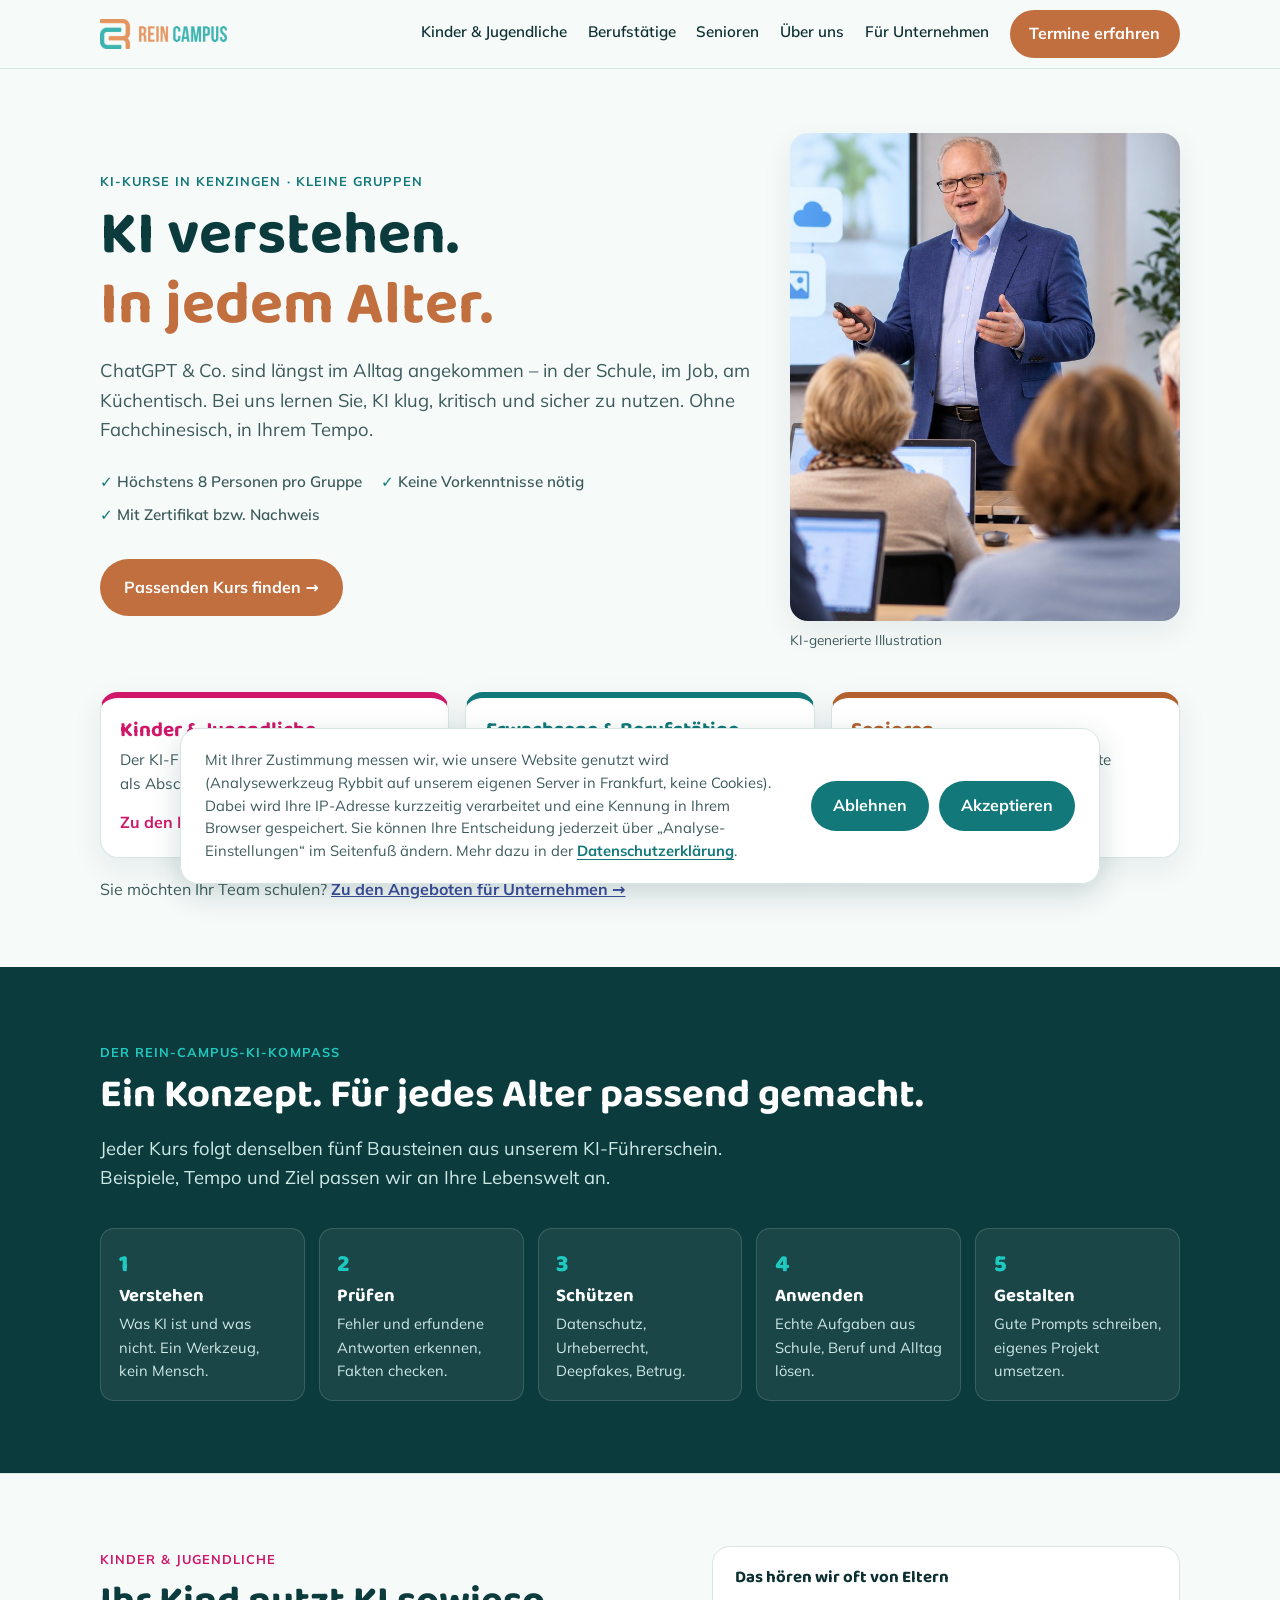
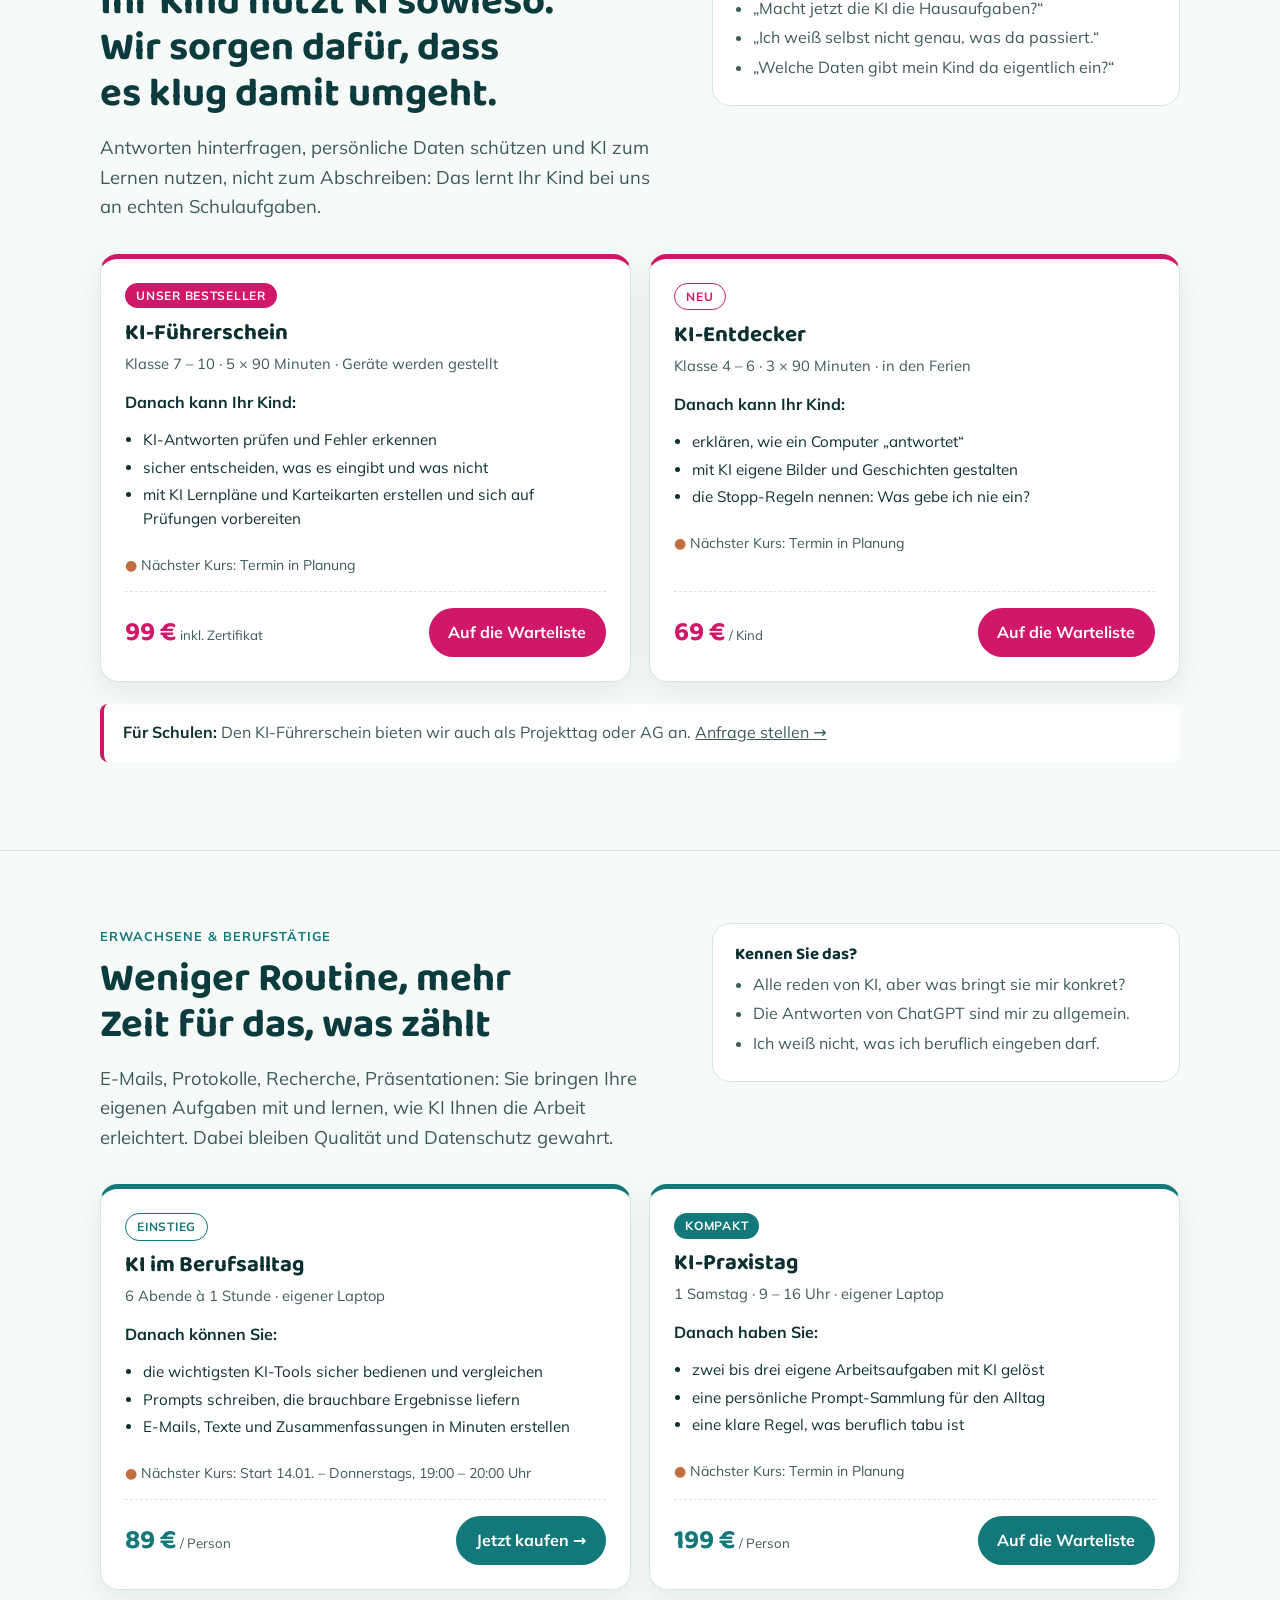
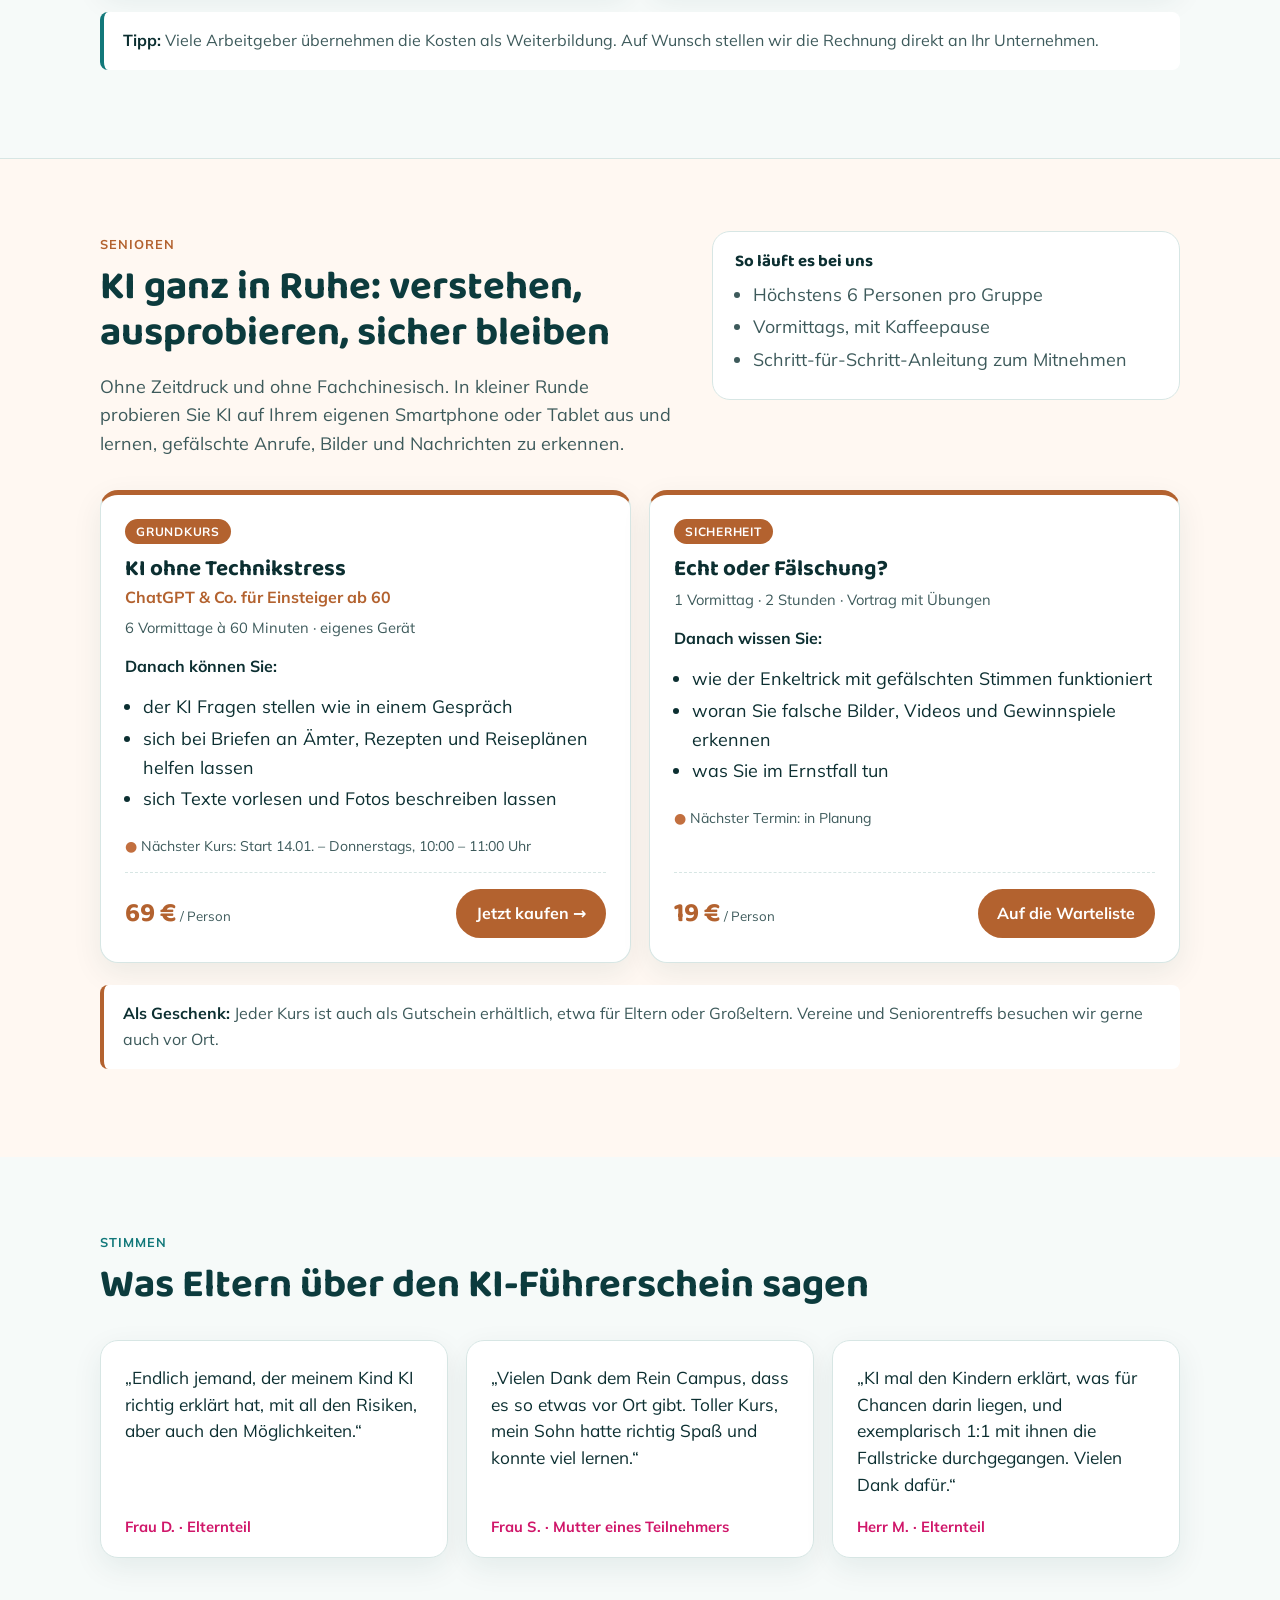
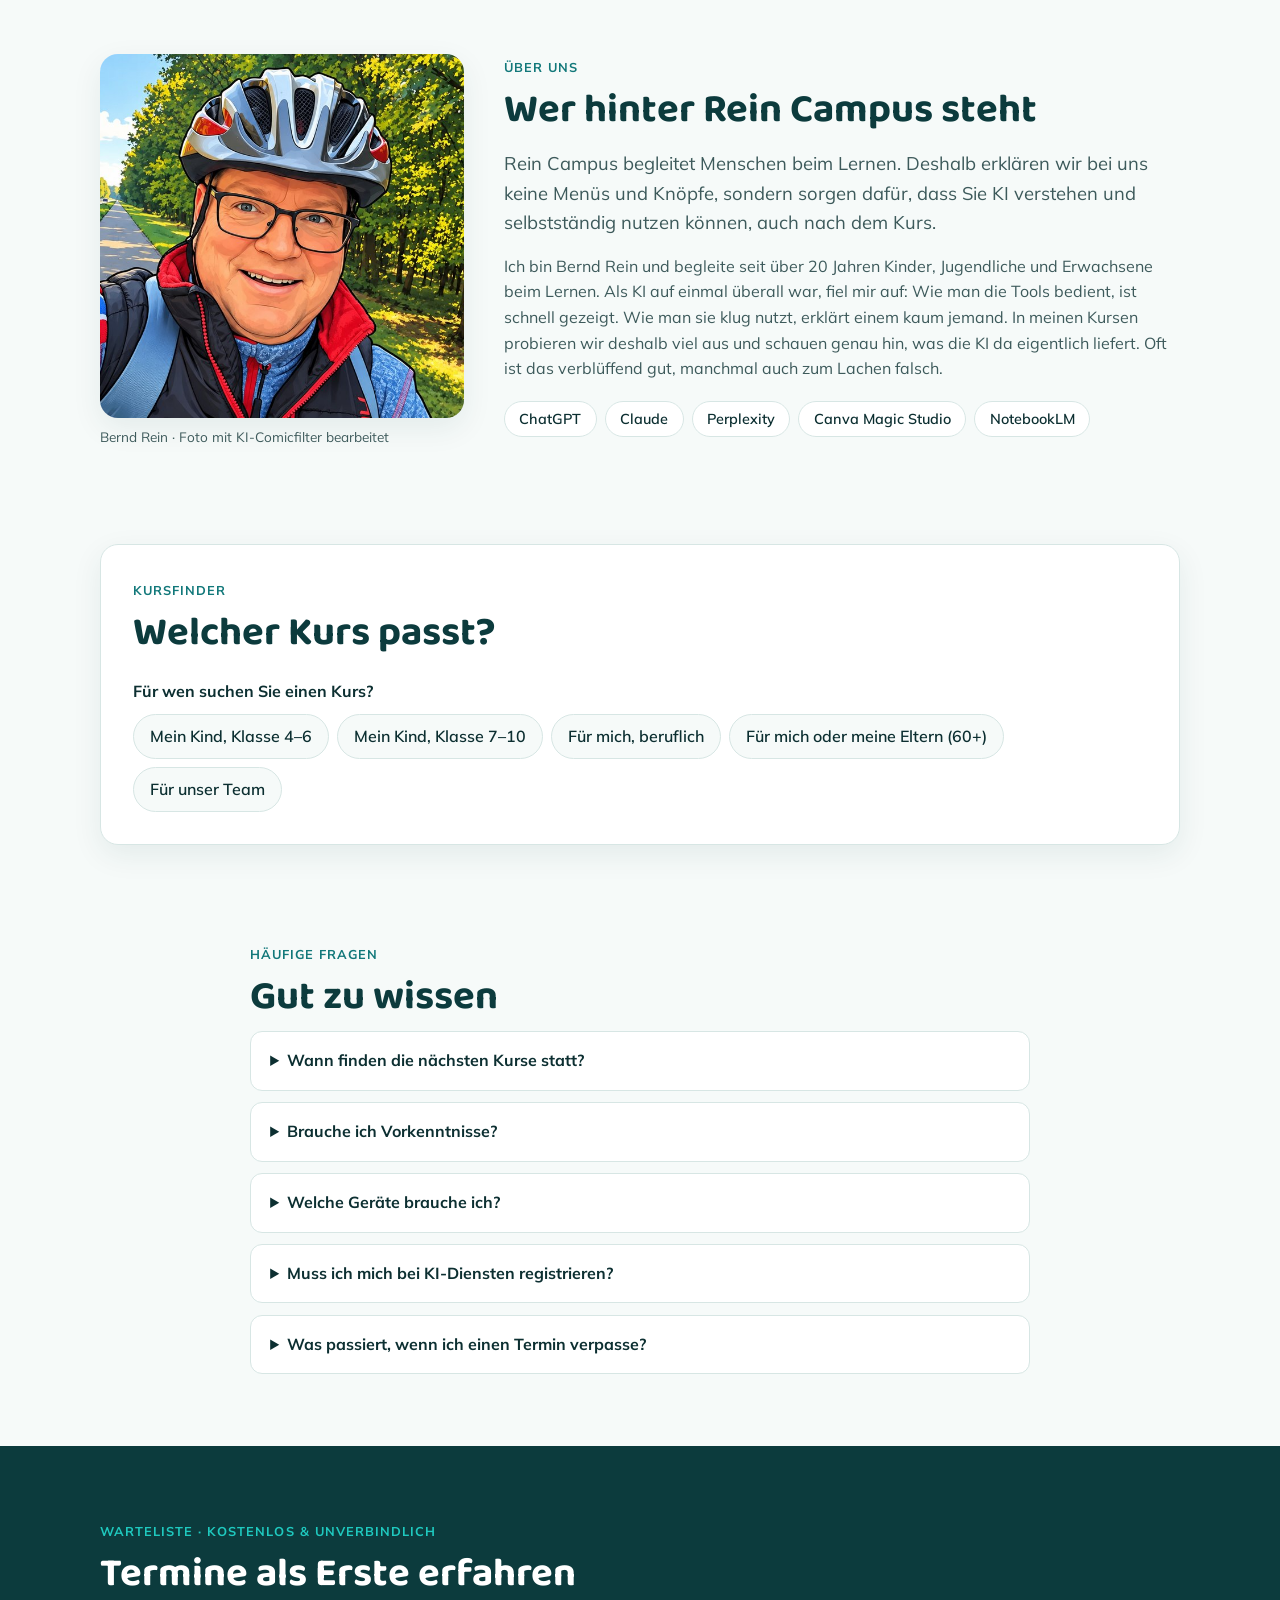
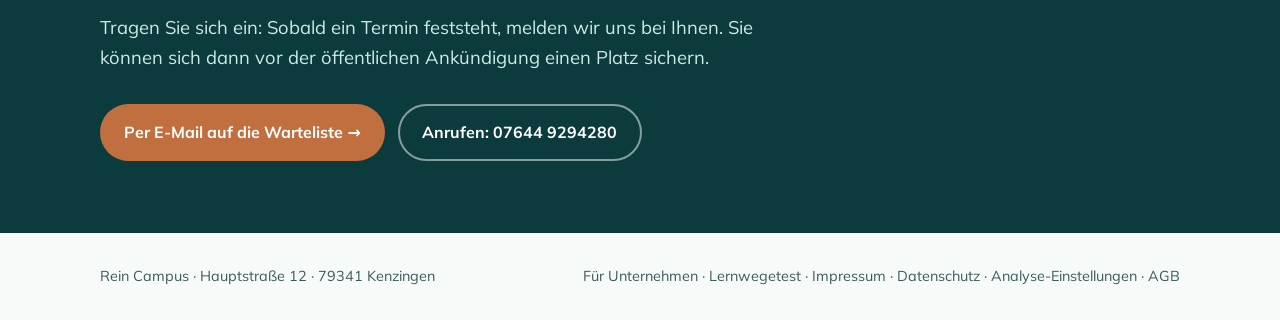
<file: index.html>
<!DOCTYPE html>
<html lang="de">
<head>
<meta charset="UTF-8">
<meta name="viewport" content="width=device-width, initial-scale=1.0">
<meta http-equiv="Content-Security-Policy" content="default-src 'self'; script-src 'self' https://tracking.rein-campus.de; style-src 'self' 'unsafe-inline'; img-src 'self' data:; font-src 'self'; connect-src 'self' https://tracking.rein-campus.de; form-action 'self'; base-uri 'self'; object-src 'none'">
<meta name="referrer" content="strict-origin-when-cross-origin">
<link rel="icon" type="image/x-icon" href="assets/favicon.ico">
<title>KI-Kurse für jedes Alter | Rein Campus Kenzingen</title>
<meta name="description" content="KI verstehen, kritisch nutzen, sicher anwenden – in kleinen Gruppen für Kinder und Jugendliche, Berufstätige und Senioren. Rein Campus Kenzingen.">
<link rel="canonical" href="https://hello-learn.de/">
<meta property="og:title" content="KI-Kurse für jedes Alter | Rein Campus Kenzingen">
<meta property="og:description" content="KI verstehen, kritisch nutzen, sicher anwenden – in kleinen Gruppen für Kinder und Jugendliche, Berufstätige und Senioren. Rein Campus Kenzingen.">
<meta property="og:url" content="https://hello-learn.de/">
<link rel="stylesheet" href="css/fonts.css">
<link rel="stylesheet" href="css/ki-kurse.css">
<link rel="stylesheet" href="css/kurse-page.css">
<link rel="stylesheet" href="css/effects.css">
<link rel="stylesheet" href="css/consent.css">
</head>
<body>

<header>
  <div class="wrap nav">
    <a href="#top" aria-label="Rein Campus Startseite"><img src="assets/reincampus-logo.png" alt="Rein Campus"></a>
    <nav class="nav-links" aria-label="Hauptnavigation">
      <a href="#jugendliche">Kinder &amp; Jugendliche</a>
      <a href="#berufstaetige">Berufstätige</a>
      <a href="#senioren">Senioren</a>
      <a href="#ueber-uns">Über uns</a>
      <a href="pages/firmen.html">Für Unternehmen</a>
      <a class="btn btn-primary" href="#warteliste">Termine erfahren</a>
    </nav>
  </div>
</header>

<main id="top">

  <!-- HERO -->
  <section class="hero">
    <div class="wrap">
      <div class="hero-grid">
        <div>
          <span class="eyebrow">KI-Kurse in Kenzingen · kleine Gruppen</span>
          <h1>KI verstehen. <span>In jedem Alter.</span></h1>
          <p class="lead">ChatGPT &amp; Co. sind längst im Alltag angekommen – in der Schule, im Job, am Küchentisch. Bei uns lernen Sie, KI klug, kritisch und sicher zu nutzen. Ohne Fachchinesisch, in Ihrem Tempo.</p>
          <ul class="facts">
            <li>Höchstens 8 Personen pro Gruppe</li>
            <li>Keine Vorkenntnisse nötig</li>
            <li>Mit Zertifikat bzw. Nachweis</li>
          </ul>
          <div class="btn-row">
            <a class="btn btn-primary" href="#kursfinder">Passenden Kurs finden →</a>
          </div>
        </div>
        <figure class="hero-photo">
          <img src="assets/kurs-illustration.jpg" width="760" height="950" alt="Illustration: Kursleiter erklärt vor einem Bildschirm, Teilnehmende arbeiten an Laptops">
          <figcaption>KI-generierte Illustration</figcaption>
        </figure>
      </div>

      <div class="aud-grid">
        <a class="aud jugend" href="#jugendliche">
          <h3>Kinder &amp; Jugendliche</h3>
          <p>Der KI-Führerschein: KI als Lerncoach statt als Abschreibhilfe.</p>
          <span class="more">Zu den Kursen →</span>
        </a>
        <a class="aud beruf" href="#berufstaetige">
          <h3>Erwachsene &amp; Berufstätige</h3>
          <p>An den eigenen Aufgaben lernen, wie KI Zeit spart.</p>
          <span class="more">Zu den Kursen →</span>
        </a>
        <a class="aud senior" href="#senioren">
          <h3>Senioren</h3>
          <p>In Ruhe ausprobieren und gefälschte Anrufe und Bilder erkennen.</p>
          <span class="more">Zu den Kursen →</span>
        </a>
      </div>
      <p class="b2b-hint">Sie möchten Ihr Team schulen? <a href="pages/firmen.html">Zu den Angeboten für Unternehmen →</a></p>
    </div>
  </section>

  <!-- KONZEPT -->
  <section class="kompass" id="kompass">
    <div class="wrap">
      <span class="eyebrow">Der Rein-Campus-KI-Kompass</span>
      <h2>Ein Konzept. Für jedes Alter passend gemacht.</h2>
      <p class="lead">Jeder Kurs folgt denselben fünf Bausteinen aus unserem KI-Führerschein. Beispiele, Tempo und Ziel passen wir an Ihre Lebenswelt an.</p>
      <div class="pillars">
        <div class="pillar"><div class="n">1</div><h3>Verstehen</h3><p>Was KI ist und was nicht. Ein Werkzeug, kein Mensch.</p></div>
        <div class="pillar"><div class="n">2</div><h3>Prüfen</h3><p>Fehler und erfundene Antworten erkennen, Fakten checken.</p></div>
        <div class="pillar"><div class="n">3</div><h3>Schützen</h3><p>Datenschutz, Urheberrecht, Deepfakes, Betrug.</p></div>
        <div class="pillar"><div class="n">4</div><h3>Anwenden</h3><p>Echte Aufgaben aus Schule, Beruf und Alltag lösen.</p></div>
        <div class="pillar"><div class="n">5</div><h3>Gestalten</h3><p>Gute Prompts schreiben, eigenes Projekt umsetzen.</p></div>
      </div>
    </div>
  </section>

  <!-- JUGENDLICHE -->
  <section class="target" id="jugendliche">
    <div class="wrap">
      <div class="head">
        <div>
          <span class="eyebrow">Kinder &amp; Jugendliche</span>
          <h2>Ihr Kind nutzt KI sowieso. Wir sorgen dafür, dass es klug damit umgeht.</h2>
          <p class="lead">Antworten hinterfragen, persönliche Daten schützen und KI zum Lernen nutzen, nicht zum Abschreiben: Das lernt Ihr Kind bei uns an echten Schulaufgaben.</p>
        </div>
        <div class="box">
          <h3>Das hören wir oft von Eltern</h3>
          <ul>
            <li>„Macht jetzt die KI die Hausaufgaben?“</li>
            <li>„Ich weiß selbst nicht genau, was da passiert.“</li>
            <li>„Welche Daten gibt mein Kind da eigentlich ein?“</li>
          </ul>
        </div>
      </div>
      <div class="offers">
        <article class="offer">
          <span class="tag">Unser Bestseller</span>
          <h3>KI-Führerschein</h3>
          <p class="meta">Klasse 7 – 10 · 5 × 90 Minuten · Geräte werden gestellt</p>
          <p class="outcome">Danach kann Ihr Kind:</p>
          <ul>
            <li>KI-Antworten prüfen und Fehler erkennen</li>
            <li>sicher entscheiden, was es eingibt und was nicht</li>
            <li>mit KI Lernpläne und Karteikarten erstellen und sich auf Prüfungen vorbereiten</li>
          </ul>
          <p class="status">Nächster Kurs: Termin in Planung</p>
          <div class="price"><div><strong>99 €</strong> <small>inkl. Zertifikat</small></div><a class="btn" href="#warteliste" data-interest="KI-Führerschein (Kl. 7–10)">Auf die Warteliste</a></div>
        </article>
        <article class="offer">
          <span class="tag soft">Neu</span>
          <h3>KI-Entdecker</h3>
          <p class="meta">Klasse 4 – 6 · 3 × 90 Minuten · in den Ferien</p>
          <p class="outcome">Danach kann Ihr Kind:</p>
          <ul>
            <li>erklären, wie ein Computer „antwortet“</li>
            <li>mit KI eigene Bilder und Geschichten gestalten</li>
            <li>die Stopp-Regeln nennen: Was gebe ich nie ein?</li>
          </ul>
          <p class="status">Nächster Kurs: Termin in Planung</p>
          <div class="price"><div><strong>69 €</strong> <small>/ Kind</small></div><a class="btn" href="#warteliste" data-interest="KI-Entdecker (Kl. 4–6)">Auf die Warteliste</a></div>
        </article>
      </div>
      <p class="note"><strong>Für Schulen:</strong> Den KI-Führerschein bieten wir auch als Projekttag oder AG an. <a href="#warteliste" data-interest="KI-Führerschein für Schulen">Anfrage stellen →</a></p>
    </div>
  </section>

  <!-- BERUFSTÄTIGE -->
  <section class="target" id="berufstaetige">
    <div class="wrap">
      <div class="head">
        <div>
          <span class="eyebrow">Erwachsene &amp; Berufstätige</span>
          <h2>Weniger Routine, mehr Zeit für das, was zählt</h2>
          <p class="lead">E-Mails, Protokolle, Recherche, Präsentationen: Sie bringen Ihre eigenen Aufgaben mit und lernen, wie KI Ihnen die Arbeit erleichtert. Dabei bleiben Qualität und Datenschutz gewahrt.</p>
        </div>
        <div class="box">
          <h3>Kennen Sie das?</h3>
          <ul>
            <li>Alle reden von KI, aber was bringt sie mir konkret?</li>
            <li>Die Antworten von ChatGPT sind mir zu allgemein.</li>
            <li>Ich weiß nicht, was ich beruflich eingeben darf.</li>
          </ul>
        </div>
      </div>
      <div class="offers">
        <article class="offer">
          <span class="tag soft">Einstieg</span>
          <h3>KI im Berufsalltag</h3>
          <p class="meta">6 Abende à 1 Stunde · eigener Laptop</p>
          <p class="outcome">Danach können Sie:</p>
          <ul>
            <li>die wichtigsten KI-Tools sicher bedienen und vergleichen</li>
            <li>Prompts schreiben, die brauchbare Ergebnisse liefern</li>
            <li>E-Mails, Texte und Zusammenfassungen in Minuten erstellen</li>
          </ul>
          <p class="status">Nächster Kurs: Start 14.01. – Donnerstags, 19:00 – 20:00 Uhr</p>
          <div class="price"><div><strong>89 €</strong> <small>/ Person</small></div><a class="btn" href="https://www.checkout-ds24.com/product/705362" rel="noopener" target="_blank">Jetzt kaufen →</a></div>
        </article>
        <article class="offer">
          <span class="tag">Kompakt</span>
          <h3>KI-Praxistag</h3>
          <p class="meta">1 Samstag · 9 – 16 Uhr · eigener Laptop</p>
          <p class="outcome">Danach haben Sie:</p>
          <ul>
            <li>zwei bis drei eigene Arbeitsaufgaben mit KI gelöst</li>
            <li>eine persönliche Prompt-Sammlung für den Alltag</li>
            <li>eine klare Regel, was beruflich tabu ist</li>
          </ul>
          <p class="status">Nächster Kurs: Termin in Planung</p>
          <div class="price"><div><strong>199 €</strong> <small>/ Person</small></div><a class="btn" href="#warteliste" data-interest="KI-Praxistag">Auf die Warteliste</a></div>
        </article>
      </div>
      <p class="note"><strong>Tipp:</strong> Viele Arbeitgeber übernehmen die Kosten als Weiterbildung. Auf Wunsch stellen wir die Rechnung direkt an Ihr Unternehmen.</p>
    </div>
  </section>

  <!-- SENIOREN -->
  <section class="target" id="senioren">
    <div class="wrap">
      <div class="head">
        <div>
          <span class="eyebrow">Senioren</span>
          <h2>KI ganz in Ruhe: verstehen, ausprobieren, sicher bleiben</h2>
          <p class="lead">Ohne Zeitdruck und ohne Fachchinesisch. In kleiner Runde probieren Sie KI auf Ihrem eigenen Smartphone oder Tablet aus und lernen, gefälschte Anrufe, Bilder und Nachrichten zu erkennen.</p>
        </div>
        <div class="box">
          <h3>So läuft es bei uns</h3>
          <ul>
            <li>Höchstens 6 Personen pro Gruppe</li>
            <li>Vormittags, mit Kaffeepause</li>
            <li>Schritt-für-Schritt-Anleitung zum Mitnehmen</li>
          </ul>
        </div>
      </div>
      <div class="offers">
        <article class="offer">
          <span class="tag">Grundkurs</span>
          <h3>KI ohne Technikstress</h3>
          <p class="sub">ChatGPT &amp; Co. für Einsteiger ab 60</p>
          <p class="meta">6 Vormittage à 60 Minuten · eigenes Gerät</p>
          <p class="outcome">Danach können Sie:</p>
          <ul>
            <li>der KI Fragen stellen wie in einem Gespräch</li>
            <li>sich bei Briefen an Ämter, Rezepten und Reiseplänen helfen lassen</li>
            <li>sich Texte vorlesen und Fotos beschreiben lassen</li>
          </ul>
          <p class="status">Nächster Kurs: Start 14.01. – Donnerstags, 10:00 – 11:00 Uhr</p>
          <div class="price"><div><strong>69 €</strong> <small>/ Person</small></div><a class="btn" href="https://www.checkout-ds24.com/product/736176" rel="noopener" target="_blank">Jetzt kaufen →</a></div>
        </article>
        <article class="offer">
          <span class="tag">Sicherheit</span>
          <h3>Echt oder Fälschung?</h3>
          <p class="meta">1 Vormittag · 2 Stunden · Vortrag mit Übungen</p>
          <p class="outcome">Danach wissen Sie:</p>
          <ul>
            <li>wie der Enkeltrick mit gefälschten Stimmen funktioniert</li>
            <li>woran Sie falsche Bilder, Videos und Gewinnspiele erkennen</li>
            <li>was Sie im Ernstfall tun</li>
          </ul>
          <p class="status">Nächster Termin: in Planung</p>
          <div class="price"><div><strong>19 €</strong> <small>/ Person</small></div><a class="btn" href="#warteliste" data-interest="Echt oder Fälschung? (Senioren)">Auf die Warteliste</a></div>
        </article>
      </div>
      <p class="note"><strong>Als Geschenk:</strong> Jeder Kurs ist auch als Gutschein erhältlich, etwa für Eltern oder Großeltern. Vereine und Seniorentreffs besuchen wir gerne auch vor Ort.</p>
    </div>
  </section>

  <!-- STIMMEN -->
  <section id="stimmen" style="--c:var(--teal);">
    <div class="wrap">
      <span class="eyebrow">Stimmen</span>
      <h2>Was Eltern über den KI-Führerschein sagen</h2>
      <div class="quotes">
        <figure class="quote">
          <blockquote>„Endlich jemand, der meinem Kind KI richtig erklärt hat, mit all den Risiken, aber auch den Möglichkeiten.“</blockquote>
          <figcaption>Frau D. · Elternteil</figcaption>
        </figure>
        <figure class="quote">
          <blockquote>„Vielen Dank dem Rein Campus, dass es so etwas vor Ort gibt. Toller Kurs, mein Sohn hatte richtig Spaß und konnte viel lernen.“</blockquote>
          <figcaption>Frau S. · Mutter eines Teilnehmers</figcaption>
        </figure>
        <figure class="quote">
          <blockquote>„KI mal den Kindern erklärt, was für Chancen darin liegen, und exemplarisch 1:1 mit ihnen die Fallstricke durchgegangen. Vielen Dank dafür.“</blockquote>
          <figcaption>Herr M. · Elternteil</figcaption>
        </figure>
      </div>
    </div>
  </section>

  <!-- ÜBER UNS -->
  <section id="ueber-uns" class="about" style="padding-top:24px; --c:var(--teal);">
    <div class="wrap">
      <div class="about-grid">
        <figure class="portrait">
          <img src="assets/bernd-rein.jpg" width="640" height="640" alt="Bernd Rein lächelnd mit Fahrradhelm auf einem Radweg im Grünen">
          <figcaption>Bernd Rein · Foto mit KI-Comicfilter bearbeitet</figcaption>
        </figure>
        <div>
          <span class="eyebrow">Über uns</span>
          <h2>Wer hinter Rein Campus steht</h2>
          <p class="lead">Rein Campus begleitet Menschen beim Lernen. Deshalb erklären wir bei uns keine Menüs und Knöpfe, sondern sorgen dafür, dass Sie KI verstehen und selbstständig nutzen können, auch nach dem Kurs.</p>
          <p>Ich bin Bernd Rein und begleite seit über 20 Jahren Kinder, Jugendliche und Erwachsene beim Lernen. Als KI auf einmal überall war, fiel mir auf: Wie man die Tools bedient, ist schnell gezeigt. Wie man sie klug nutzt, erklärt einem kaum jemand. In meinen Kursen probieren wir deshalb viel aus und schauen genau hin, was die KI da eigentlich liefert. Oft ist das verblüffend gut, manchmal auch zum Lachen falsch.</p>
          <div class="tools" aria-label="Eingesetzte Programme">
            <span>ChatGPT</span><span>Claude</span><span>Perplexity</span><span>Canva Magic Studio</span><span>NotebookLM</span>
          </div>
        </div>
      </div>
    </div>
  </section>

  <!-- KURSFINDER -->
  <section id="kursfinder" style="padding-top:24px;">
    <div class="wrap">
      <div class="finder">
        <span class="eyebrow" style="--c:var(--teal);">Kursfinder</span>
        <h2>Welcher Kurs passt?</h2>
        <div class="q">
          <p>Für wen suchen Sie einen Kurs?</p>
          <div class="chips">
            <button class="chip" type="button" data-v="kind" aria-pressed="false">Mein Kind, Klasse 4–6</button>
            <button class="chip" type="button" data-v="teen" aria-pressed="false">Mein Kind, Klasse 7–10</button>
            <button class="chip" type="button" data-v="me" aria-pressed="false">Für mich, beruflich</button>
            <button class="chip" type="button" data-v="senior" aria-pressed="false">Für mich oder meine Eltern (60+)</button>
            <button class="chip" type="button" data-v="team" aria-pressed="false">Für unser Team</button>
          </div>
        </div>
        <div class="result" id="finder-result" aria-live="polite">
          <h3 id="finder-title"></h3>
          <p id="finder-text"></p>
          <a class="btn btn-primary" id="finder-link" href="#warteliste">Mehr erfahren →</a>
        </div>
      </div>
    </div>
  </section>

  <!-- FAQ -->
  <section id="faq" style="padding-top:24px; --c:var(--teal);">
    <div class="wrap narrow">
      <span class="eyebrow">Häufige Fragen</span>
      <h2>Gut zu wissen</h2>
      <details><summary>Wann finden die nächsten Kurse statt?</summary><p>Die Termine planen wir gerade. Wenn Sie sich auf die Warteliste setzen, erfahren Sie die Termine als Erste und können sich vor der öffentlichen Ankündigung einen Platz sichern. Die Warteliste ist kostenlos und unverbindlich.</p></details>
      <details><summary>Brauche ich Vorkenntnisse?</summary><p>Nein. Alle Kurse beginnen bei den Grundlagen.</p></details>
      <details><summary>Welche Geräte brauche ich?</summary><p>In Kinder- und Jugendkursen stellen wir alle Geräte. Erwachsene und Senioren arbeiten mit ihrem eigenen Laptop, Tablet oder Smartphone. So klappt es zu Hause direkt weiter.</p></details>
      <details><summary>Muss ich mich bei KI-Diensten registrieren?</summary><p>Nicht zwingend. Wir zeigen Ihnen, welche Dienste ohne Konto funktionieren und worauf Sie bei einer Registrierung achten sollten.</p></details>
      <details><summary>Was passiert, wenn ich einen Termin verpasse?</summary><p>Sprechen Sie uns an. Wir finden gemeinsam eine Lösung, damit Ihnen kein Inhalt fehlt.</p></details>
    </div>
  </section>

  <!-- WARTELISTE -->
  <section class="contact" id="warteliste">
    <div class="wrap">
      <span class="eyebrow">Warteliste · kostenlos &amp; unverbindlich</span>
      <h2>Termine als Erste erfahren</h2>
      <p class="lead">Tragen Sie sich ein: Sobald ein Termin feststeht, melden wir uns bei Ihnen. Sie können sich dann vor der öffentlichen Ankündigung einen Platz sichern.</p>
      <div class="btn-row">
        <a class="btn btn-primary" href="mailto:info@rein-campus.de?subject=Warteliste&amp;body=Guten%20Tag%2C%0A%0Abitte%20setzen%20Sie%20mich%20auf%20die%20Warteliste%20f%C3%BCr%20folgenden%20Kurs%3A%20%0A%0AVorname%3A%20%0ANachname%3A%20%0AKurs%3A%20">Per E-Mail auf die Warteliste →</a>
        <a class="btn btn-ghost" href="tel:+4976449294280">Anrufen: 07644 9294280</a>
      </div>
    </div>
  </section>
</main>

<footer>
  <div class="wrap">
    <span>Rein Campus · Hauptstraße 12 · 79341 Kenzingen</span>
    <span><a href="pages/firmen.html">Für Unternehmen</a> · <a href="pages/lernwegetest.html" target="_blank" rel="noopener">Lernwegetest</a> · <a href="legal/impressum.html">Impressum</a> · <a href="legal/datenschutz.html">Datenschutz</a> · <button type="button" class="js-analytics-settings">Analyse-Einstellungen</button> · <a href="legal/agb.html">AGB</a></span>
  </div>
</footer>

<script type="module" src="js/index-page.js"></script>
<script src="js/analytics-consent.js"></script>
</body>
</html>
</file>
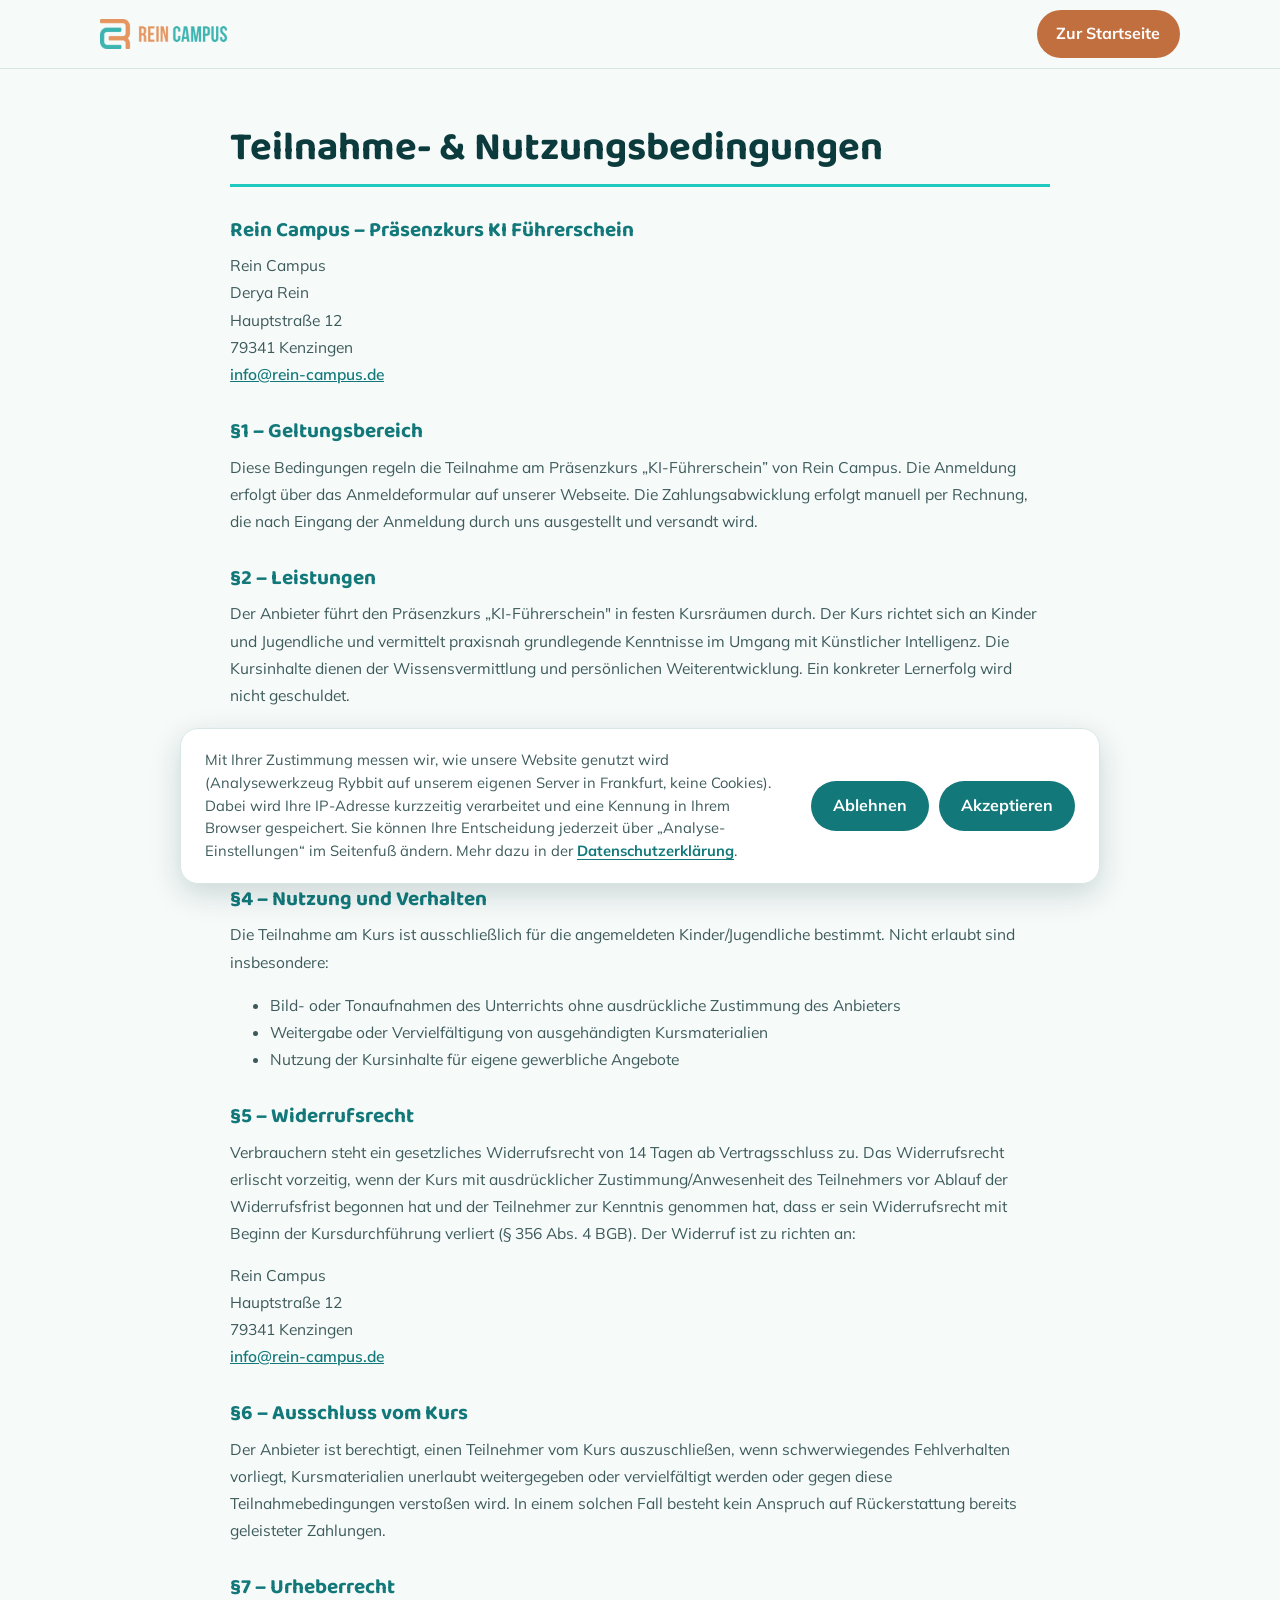
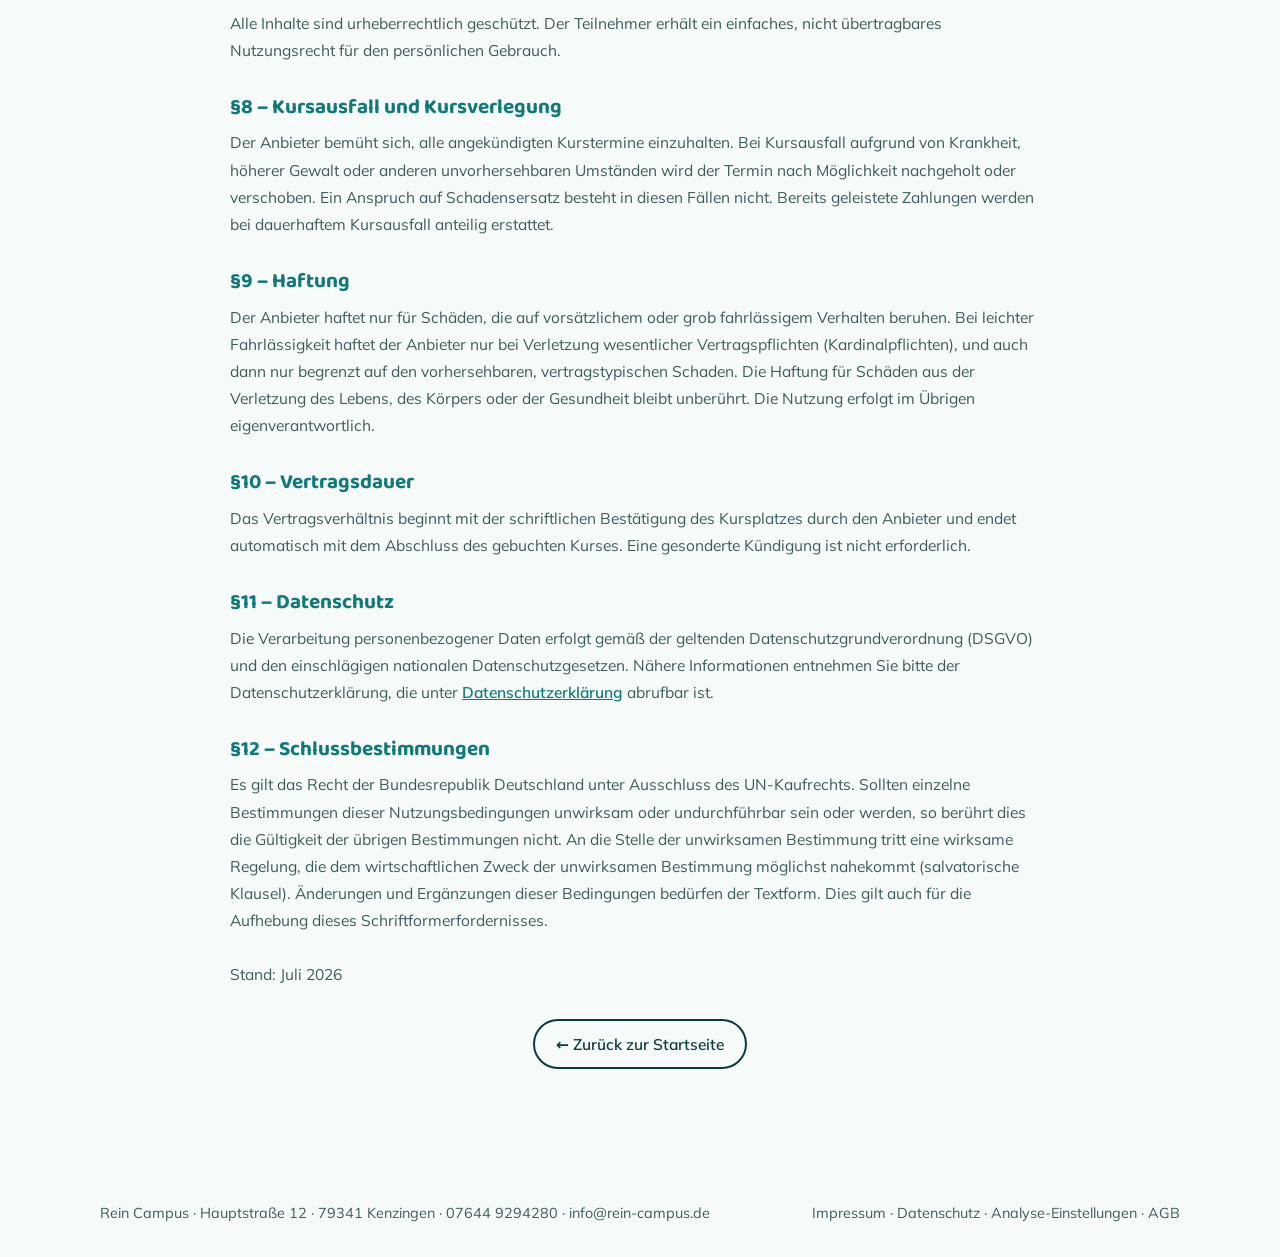
<file: legal/agb.html>
<!DOCTYPE html>
<html lang="de">
<head>
    <meta charset="UTF-8">
    <meta name="viewport" content="width=device-width, initial-scale=1.0">
    <title>AGB – Rein Campus</title>
    <link rel="canonical" href="https://hello-learn.de/legal/agb.html">
    <link rel="icon" type="image/x-icon" href="../assets/favicon.ico">
    <link rel="stylesheet" href="../css/fonts.css">
    <link rel="stylesheet" href="../css/ki-kurse.css">
    <link rel="stylesheet" href="../css/legal-page.css">
    <link rel="stylesheet" href="../css/effects.css">
<link rel="stylesheet" href="../css/consent.css">
</head>
<body>
    <header>
        <div class="wrap nav">
            <a href="../index.html" aria-label="Rein Campus Startseite"><img src="../assets/reincampus-logo.png" alt="Rein Campus"></a>
            <nav class="nav-links" aria-label="Hauptnavigation"><a class="btn btn-primary" href="../index.html">Zur Startseite</a></nav>
        </div>
    </header>

    <main class="usage-right-container">
        <h1>Teilnahme- & Nutzungsbedingungen</h1>
        <h2>Rein Campus – Präsenzkurs KI Führerschein</h2>
        <p> 
            Rein Campus <br> 
            Derya Rein <br> 
            Hauptstraße 12 <br> 
            79341 Kenzingen <br> 
            <a href="mailto:info@rein-campus.de">info@rein-campus.de</a>
        </p>

        <h2>§1 – Geltungsbereich</h2>
        <p>
            Diese Bedingungen regeln die Teilnahme am Präsenzkurs „KI-Führerschein” von Rein Campus. Die Anmeldung erfolgt über das Anmeldeformular auf unserer
            Webseite. Die Zahlungsabwicklung erfolgt manuell per Rechnung, die nach Eingang der Anmeldung durch uns ausgestellt und versandt wird.
        </p>
        <h2>§2 – Leistungen</h2>
        <p>
            Der Anbieter führt den Präsenzkurs „KI-Führerschein" in festen Kursräumen durch. Der Kurs richtet sich an Kinder und Jugendliche und vermittelt
            praxisnah grundlegende Kenntnisse im Umgang mit Künstlicher Intelligenz. Die Kursinhalte dienen der Wissensvermittlung und persönlichen
            Weiterentwicklung. Ein konkreter Lernerfolg wird nicht geschuldet.
        </p>
        <h2>§3 – Anmeldebestätigung und Kursplatzvergabe</h2>
        <p>
            Nach Eingang der Anmeldung nehmen wir per E-Mail oder Telefon Kontakt mit dem angemeldeten Elternteil auf, um den Kursplatz zu bestätigen und die
            Rechnung zu übermitteln. Die Teilnahme am Kurs setzt den Eingang der Zahlung voraus. Einzelheiten zu Kursort, Kursdatum und -uhrzeit werden im
            Rahmen der Bestätigung mitgeteilt.
        </p>
        <h2>§4 – Nutzung und Verhalten</h2>
        <p>
            Die Teilnahme am Kurs ist ausschließlich für die angemeldeten Kinder/Jugendliche bestimmt. Nicht erlaubt sind insbesondere:
        </p>
        <ul class="usage-list margin-left">
            <li>Bild- oder Tonaufnahmen des Unterrichts ohne ausdrückliche Zustimmung des Anbieters</li>
            <li>Weitergabe oder Vervielfältigung von ausgehändigten Kursmaterialien</li>
            <li>Nutzung der Kursinhalte für eigene gewerbliche Angebote</li>
        </ul>
        <h2>§5 – Widerrufsrecht</h2>
        <p>
            Verbrauchern steht ein gesetzliches Widerrufsrecht von 14 Tagen ab Vertragsschluss zu. Das Widerrufsrecht erlischt vorzeitig, wenn der Kurs mit
            ausdrücklicher Zustimmung/Anwesenheit des Teilnehmers vor Ablauf der Widerrufsfrist begonnen hat und der Teilnehmer zur Kenntnis genommen hat, dass er sein
            Widerrufsrecht mit Beginn der Kursdurchführung verliert (§ 356 Abs. 4 BGB). Der Widerruf ist zu richten an:
        </p>
        <p>
            Rein Campus<br>
            Hauptstraße 12<br>
            79341 Kenzingen<br>
            <a href="mailto:info@rein-campus.de">info@rein-campus.de</a>
        </p>
        <h2>§6 – Ausschluss vom Kurs</h2>
        <p>
            Der Anbieter ist berechtigt, einen Teilnehmer vom Kurs auszuschließen, wenn schwerwiegendes Fehlverhalten vorliegt, Kursmaterialien unerlaubt
            weitergegeben oder vervielfältigt werden oder gegen diese Teilnahmebedingungen verstoßen wird. In einem solchen Fall besteht kein Anspruch auf
            Rückerstattung bereits geleisteter Zahlungen.
        </p>
        <h2>§7 – Urheberrecht</h2>
        <p>
            Alle Inhalte sind urheberrechtlich geschützt. Der Teilnehmer erhält ein einfaches, nicht übertragbares Nutzungsrecht für den persönlichen Gebrauch.
        </p>
        <h2>§8 – Kursausfall und Kursverlegung</h2>
        <p>
            Der Anbieter bemüht sich, alle angekündigten Kurstermine einzuhalten. Bei Kursausfall aufgrund von Krankheit, höherer Gewalt oder anderen
            unvorhersehbaren Umständen wird der Termin nach Möglichkeit nachgeholt oder verschoben. Ein Anspruch auf Schadensersatz besteht in diesen Fällen
            nicht. Bereits geleistete Zahlungen werden bei dauerhaftem Kursausfall anteilig erstattet.
        </p>
        <h2>§9 – Haftung</h2>
        <p>
            Der Anbieter haftet nur für Schäden, die auf vorsätzlichem oder grob fahrlässigem Verhalten beruhen. Bei leichter Fahrlässigkeit haftet der Anbieter nur bei Verletzung 
            wesentlicher Vertragspflichten (Kardinalpflichten), und auch dann nur begrenzt auf den vorhersehbaren, vertragstypischen Schaden. Die Haftung für Schäden aus der Verletzung 
            des Lebens, des Körpers oder der Gesundheit bleibt unberührt. Die Nutzung erfolgt im Übrigen eigenverantwortlich.
        </p>
        <h2>§10 – Vertragsdauer</h2>
        <p>
            Das Vertragsverhältnis beginnt mit der schriftlichen Bestätigung des Kursplatzes durch den Anbieter und endet automatisch mit dem Abschluss des
            gebuchten Kurses. Eine gesonderte Kündigung ist nicht erforderlich.
        </p>
        <h2>§11 – Datenschutz</h2>
        <p>
            Die Verarbeitung personenbezogener Daten erfolgt gemäß der geltenden Datenschutzgrundverordnung (DSGVO) und den einschlägigen nationalen Datenschutzgesetzen. Nähere 
            Informationen entnehmen Sie bitte der Datenschutzerklärung, die unter <a href="datenschutz.html">Datenschutzerklärung</a> abrufbar ist.
        </p>
        <h2>§12 – Schlussbestimmungen</h2>
        <p>
            Es gilt das Recht der Bundesrepublik Deutschland unter Ausschluss des UN-Kaufrechts. Sollten einzelne Bestimmungen dieser Nutzungsbedingungen unwirksam oder undurchführbar 
            sein oder werden, so berührt dies die Gültigkeit der übrigen Bestimmungen nicht. An die Stelle der unwirksamen Bestimmung tritt eine wirksame Regelung, die dem 
            wirtschaftlichen Zweck der unwirksamen Bestimmung möglichst nahekommt (salvatorische Klausel). Änderungen und Ergänzungen dieser Bedingungen bedürfen der Textform. 
            Dies gilt auch für die Aufhebung dieses Schriftformerfordernisses. 
            <br><br>
            Stand: Juli 2026
        </p>
        <p class="back-to-main-page">
            <a href="../index.html">← Zurück zur Startseite</a>
        </p>
    </main>

    <footer>
        <div class="wrap">
            <span>Rein Campus · Hauptstraße 12 · 79341 Kenzingen · <a href="tel:+4976449294280">07644 9294280</a> · <a href="mailto:info@rein-campus.de">info@rein-campus.de</a></span>
            <span><a href="impressum.html">Impressum</a> · <a href="datenschutz.html">Datenschutz</a> · <button type="button" class="js-analytics-settings">Analyse-Einstellungen</button> · <a href="agb.html">AGB</a></span>
        </div>
    </footer>
<script src="../js/analytics-consent.js"></script>
</body>
</html>
</file>
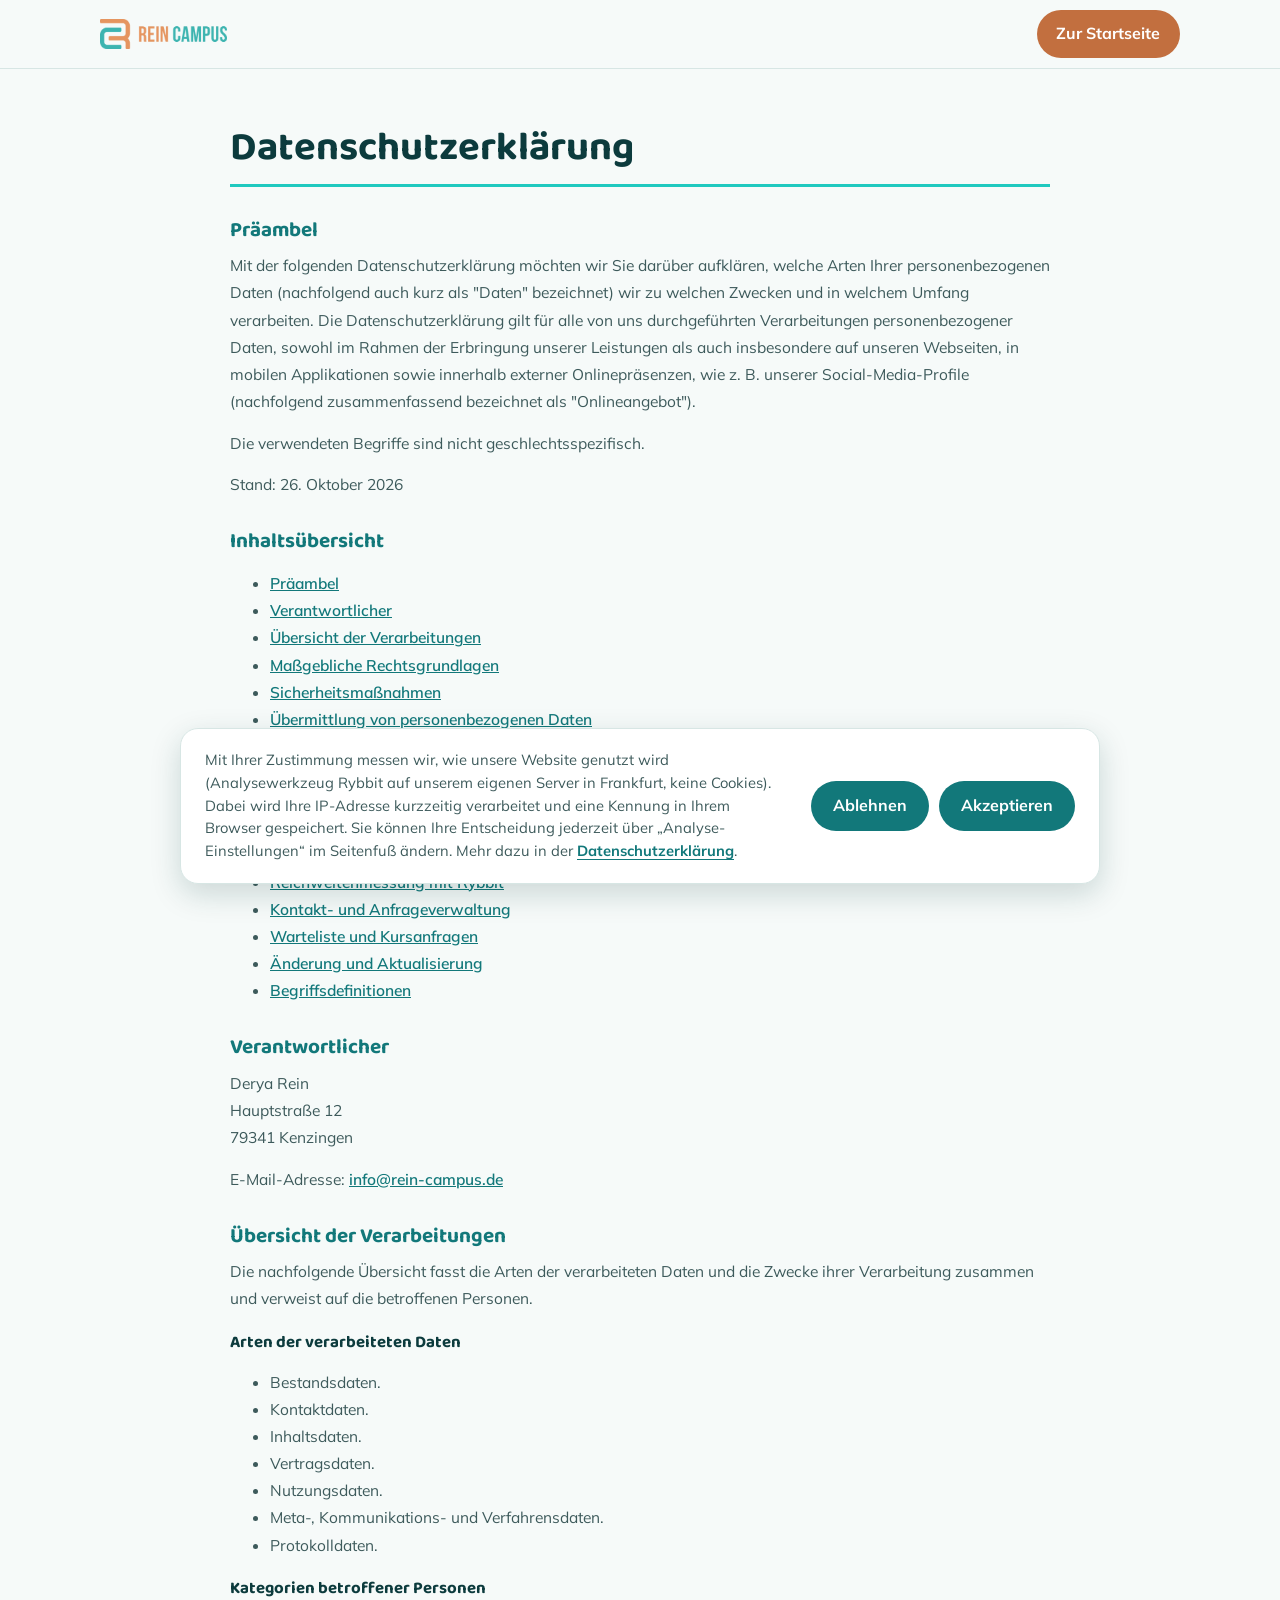
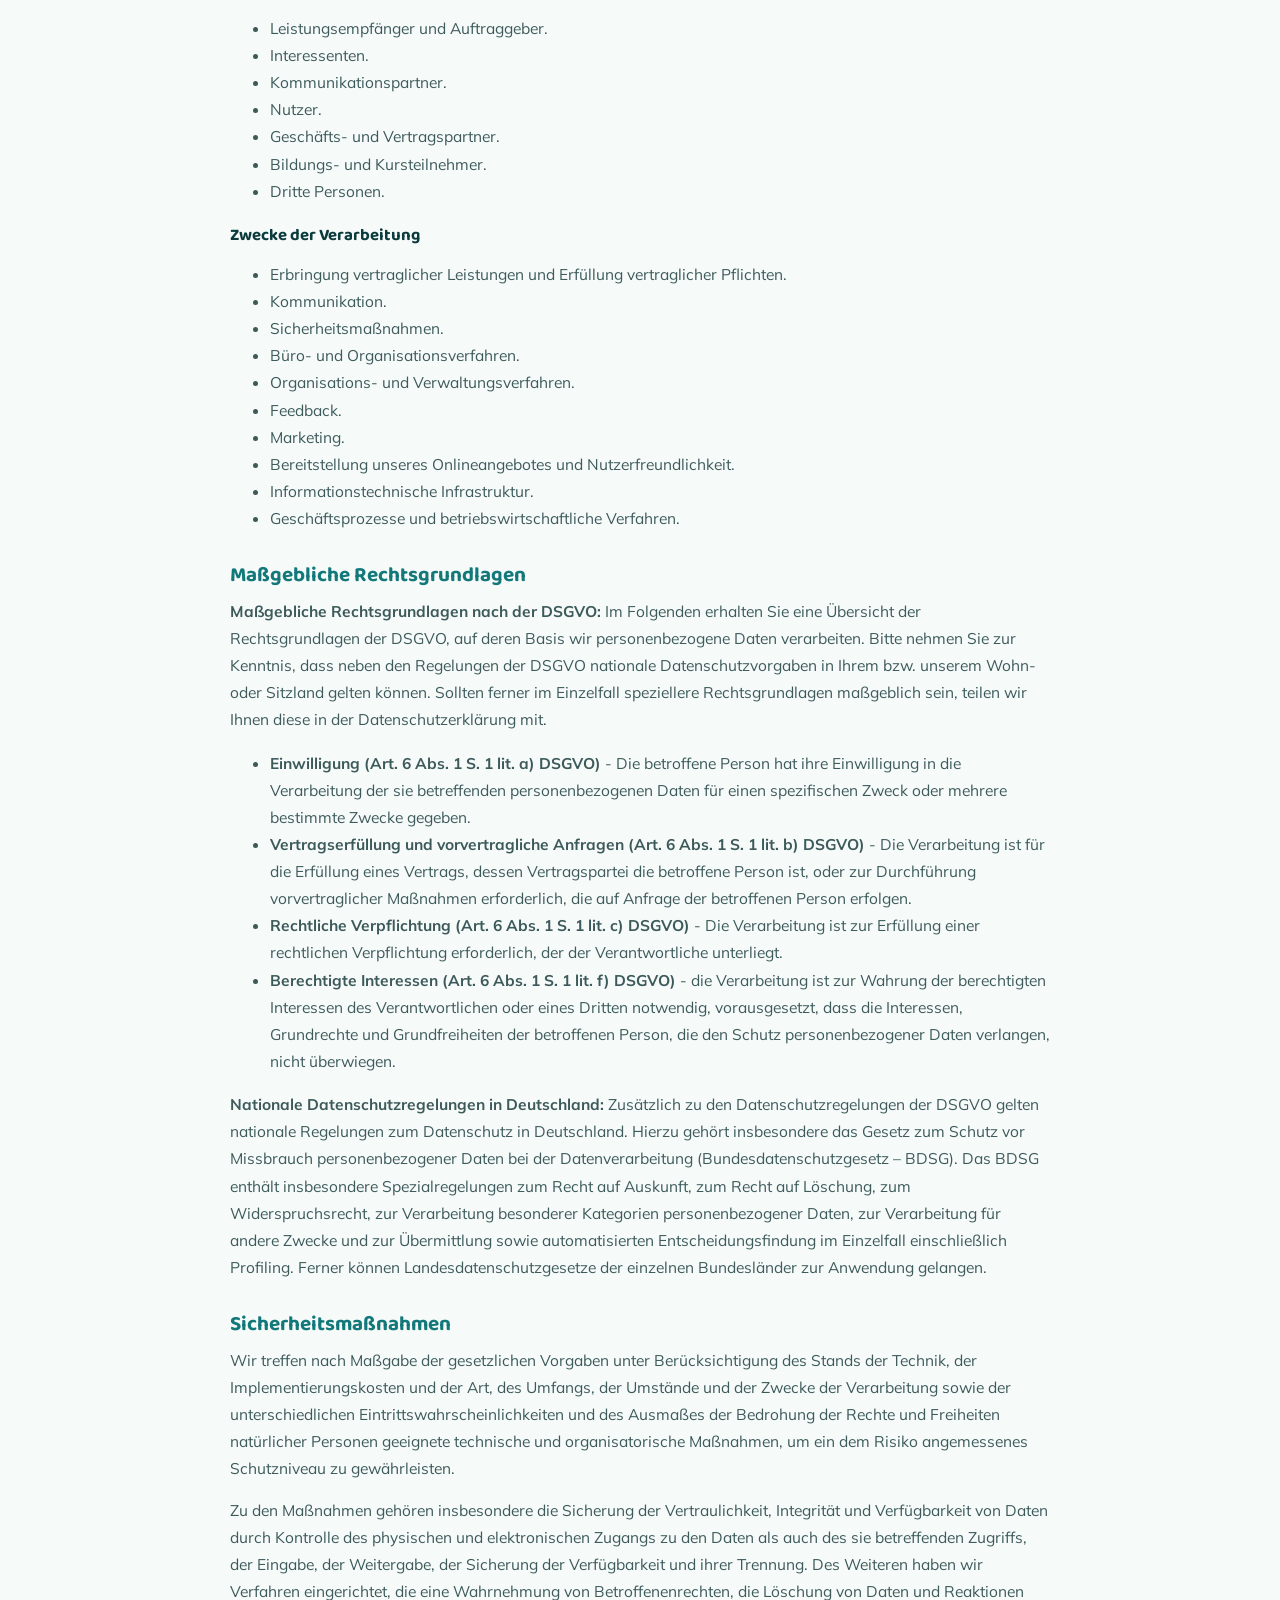
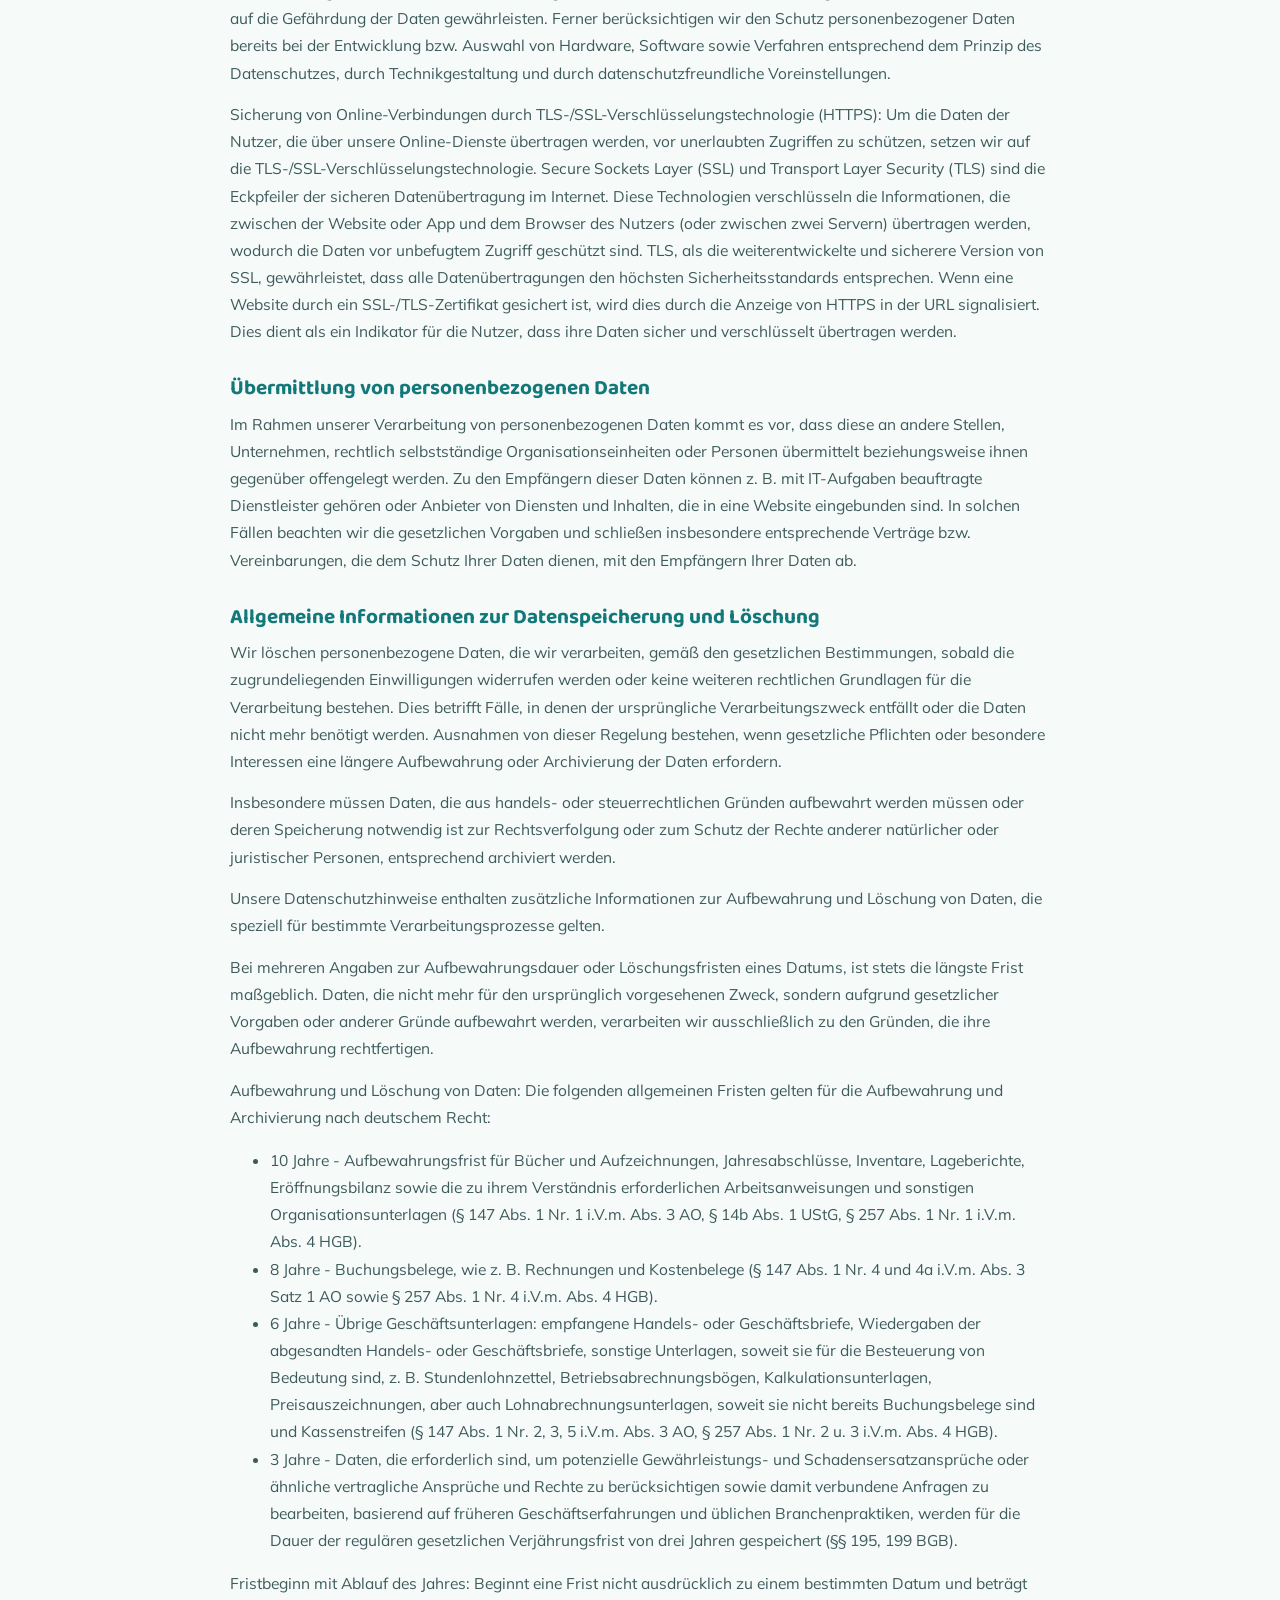
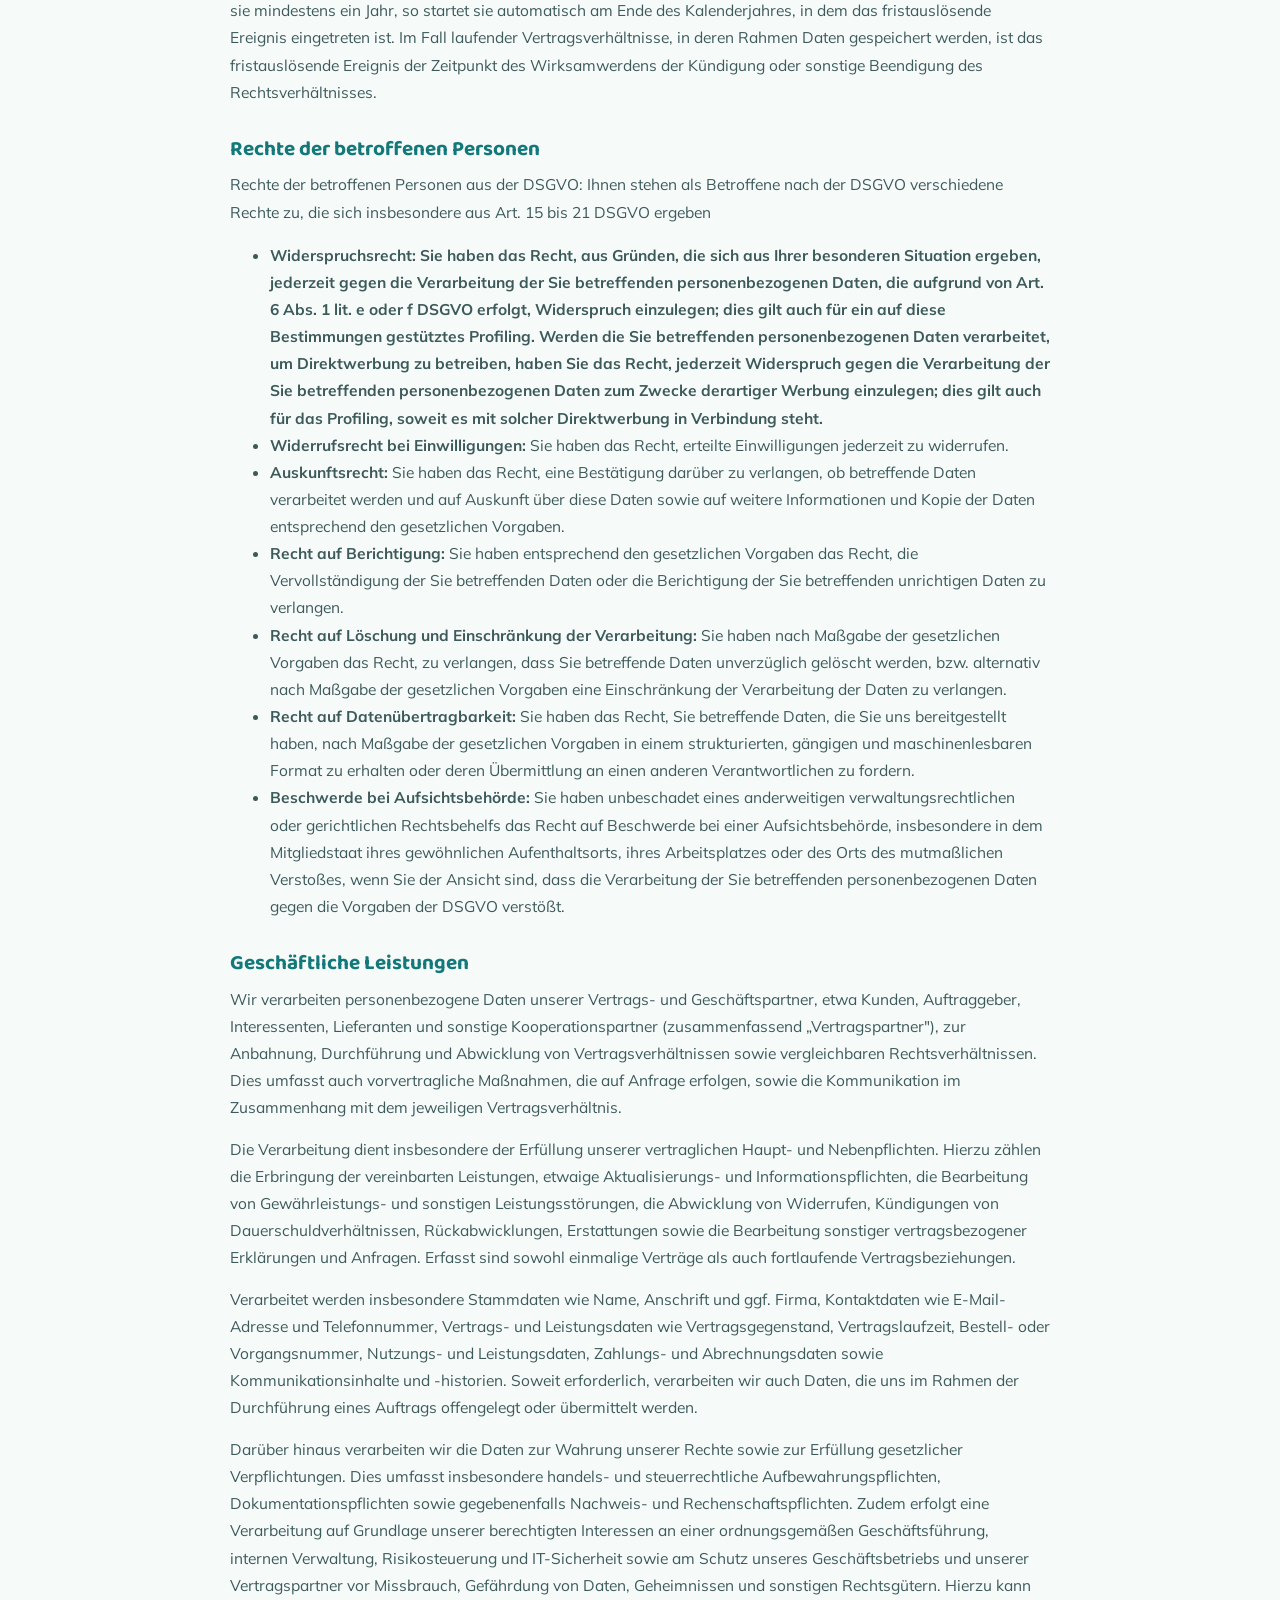
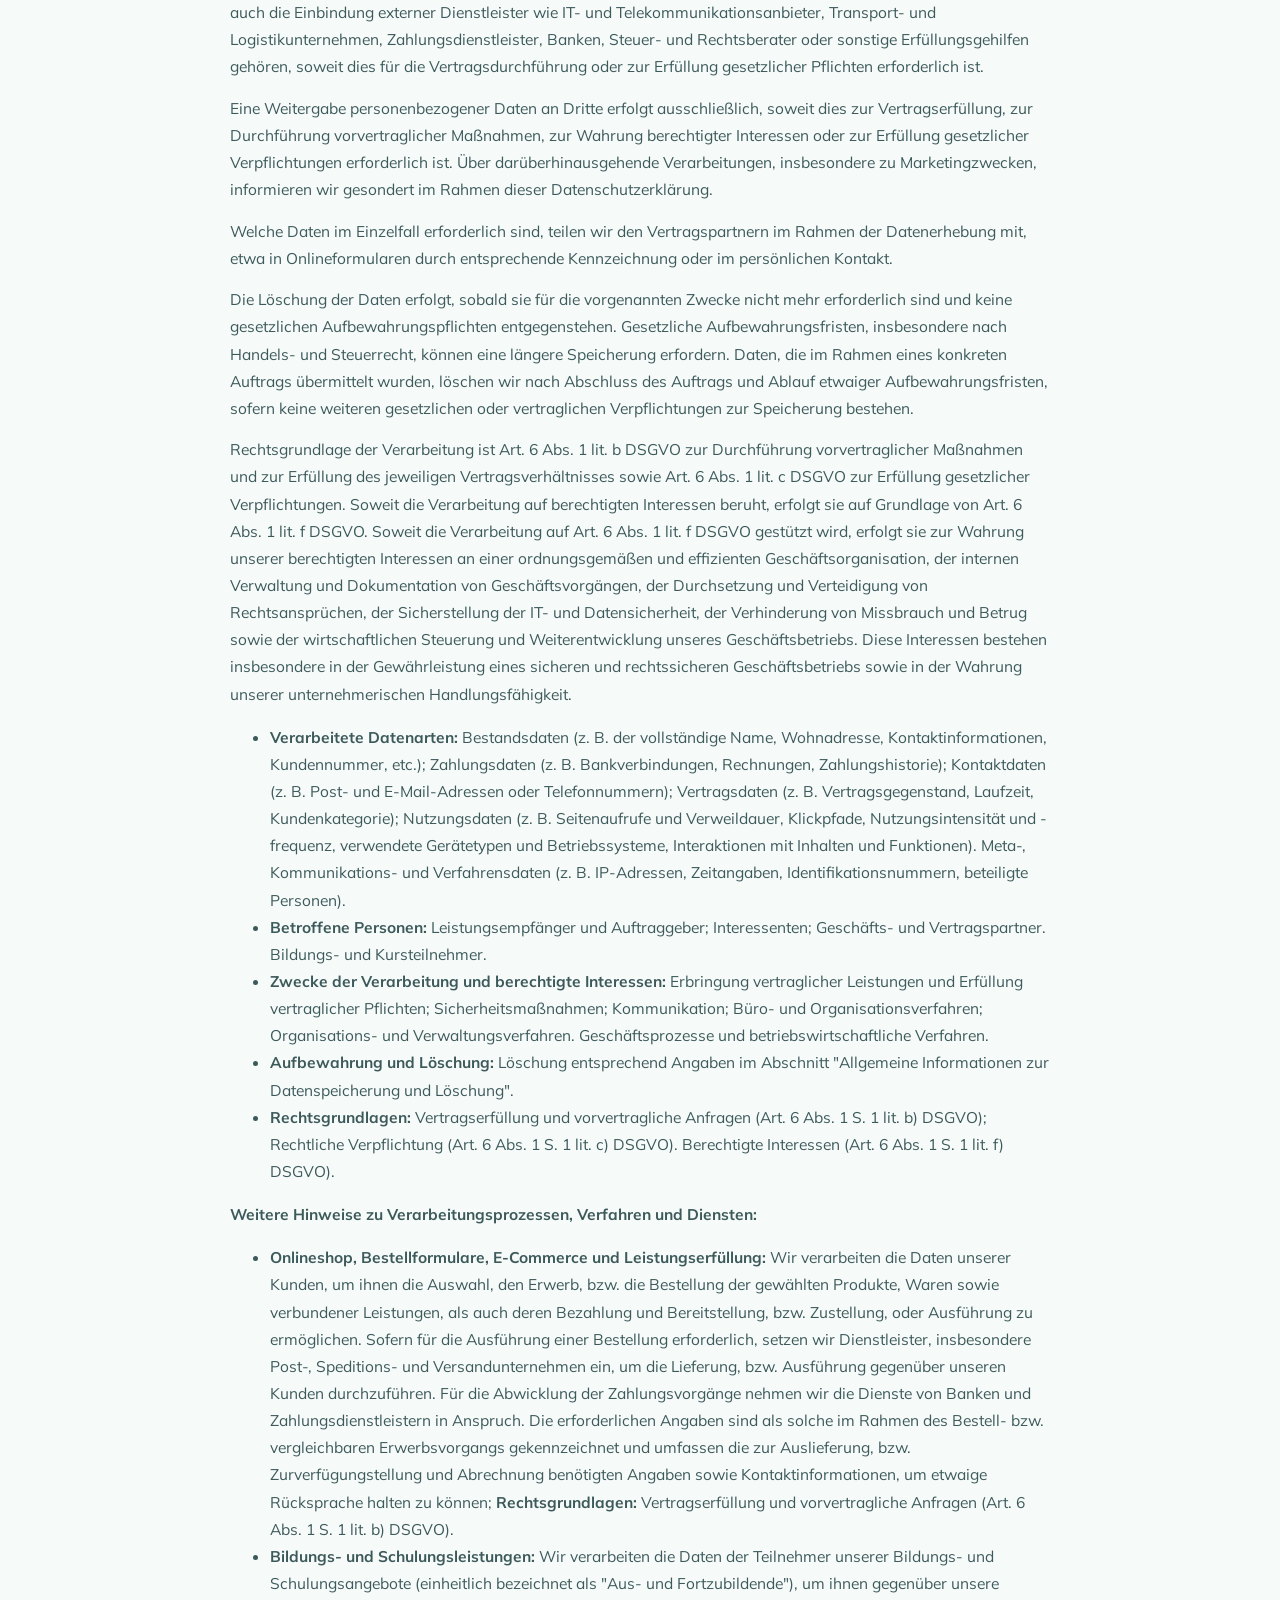
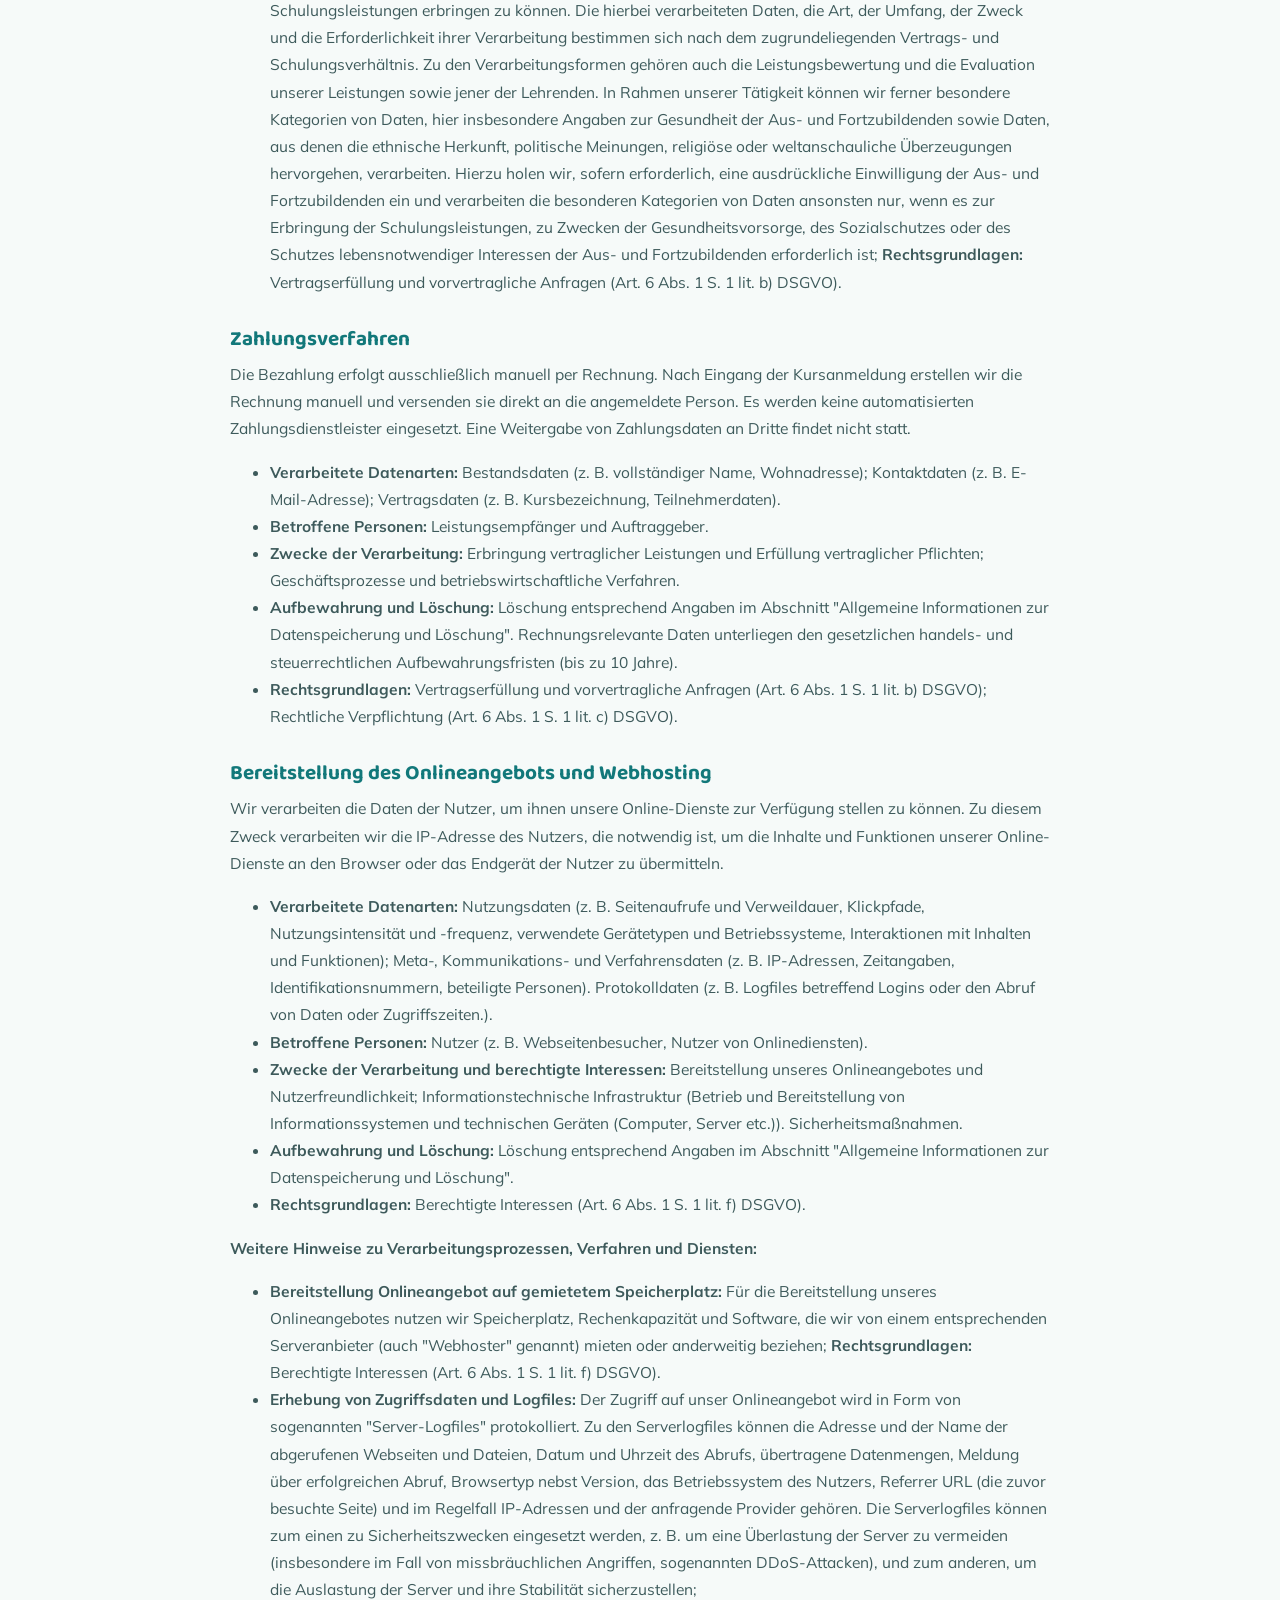
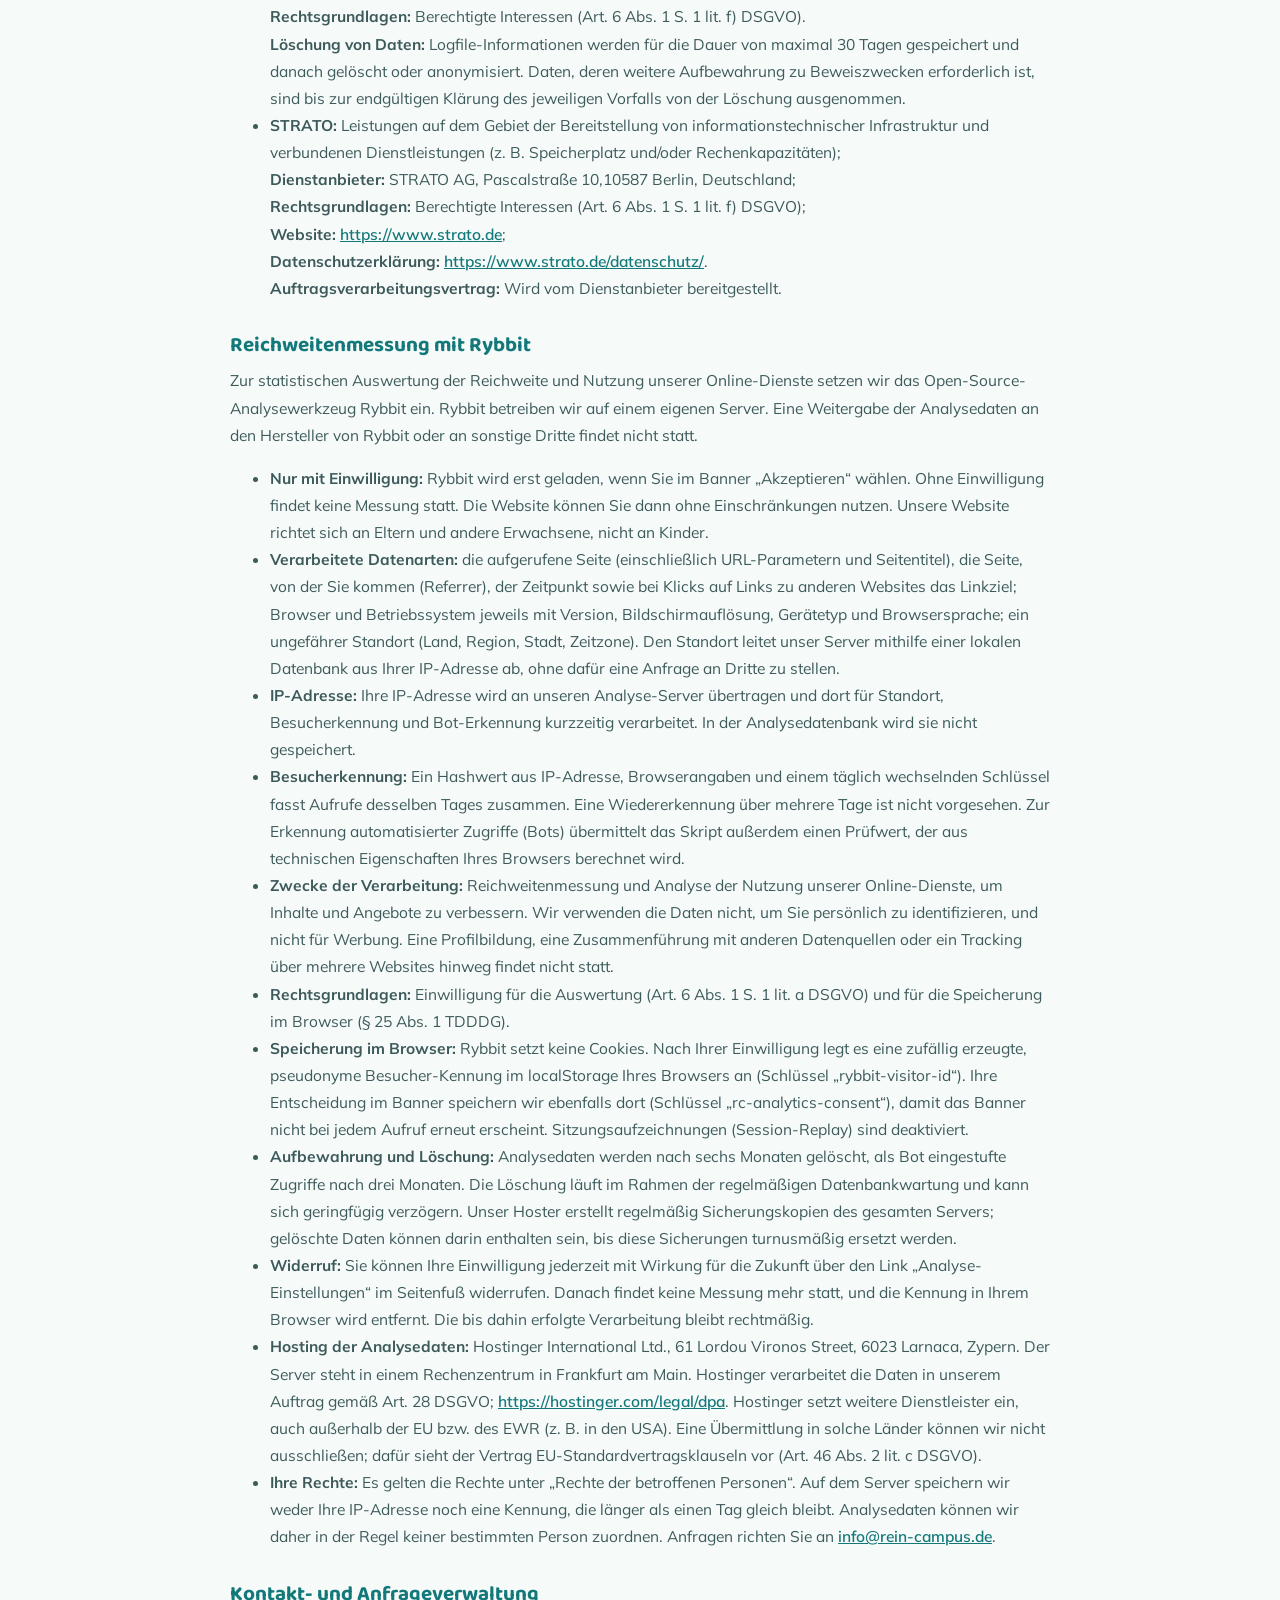
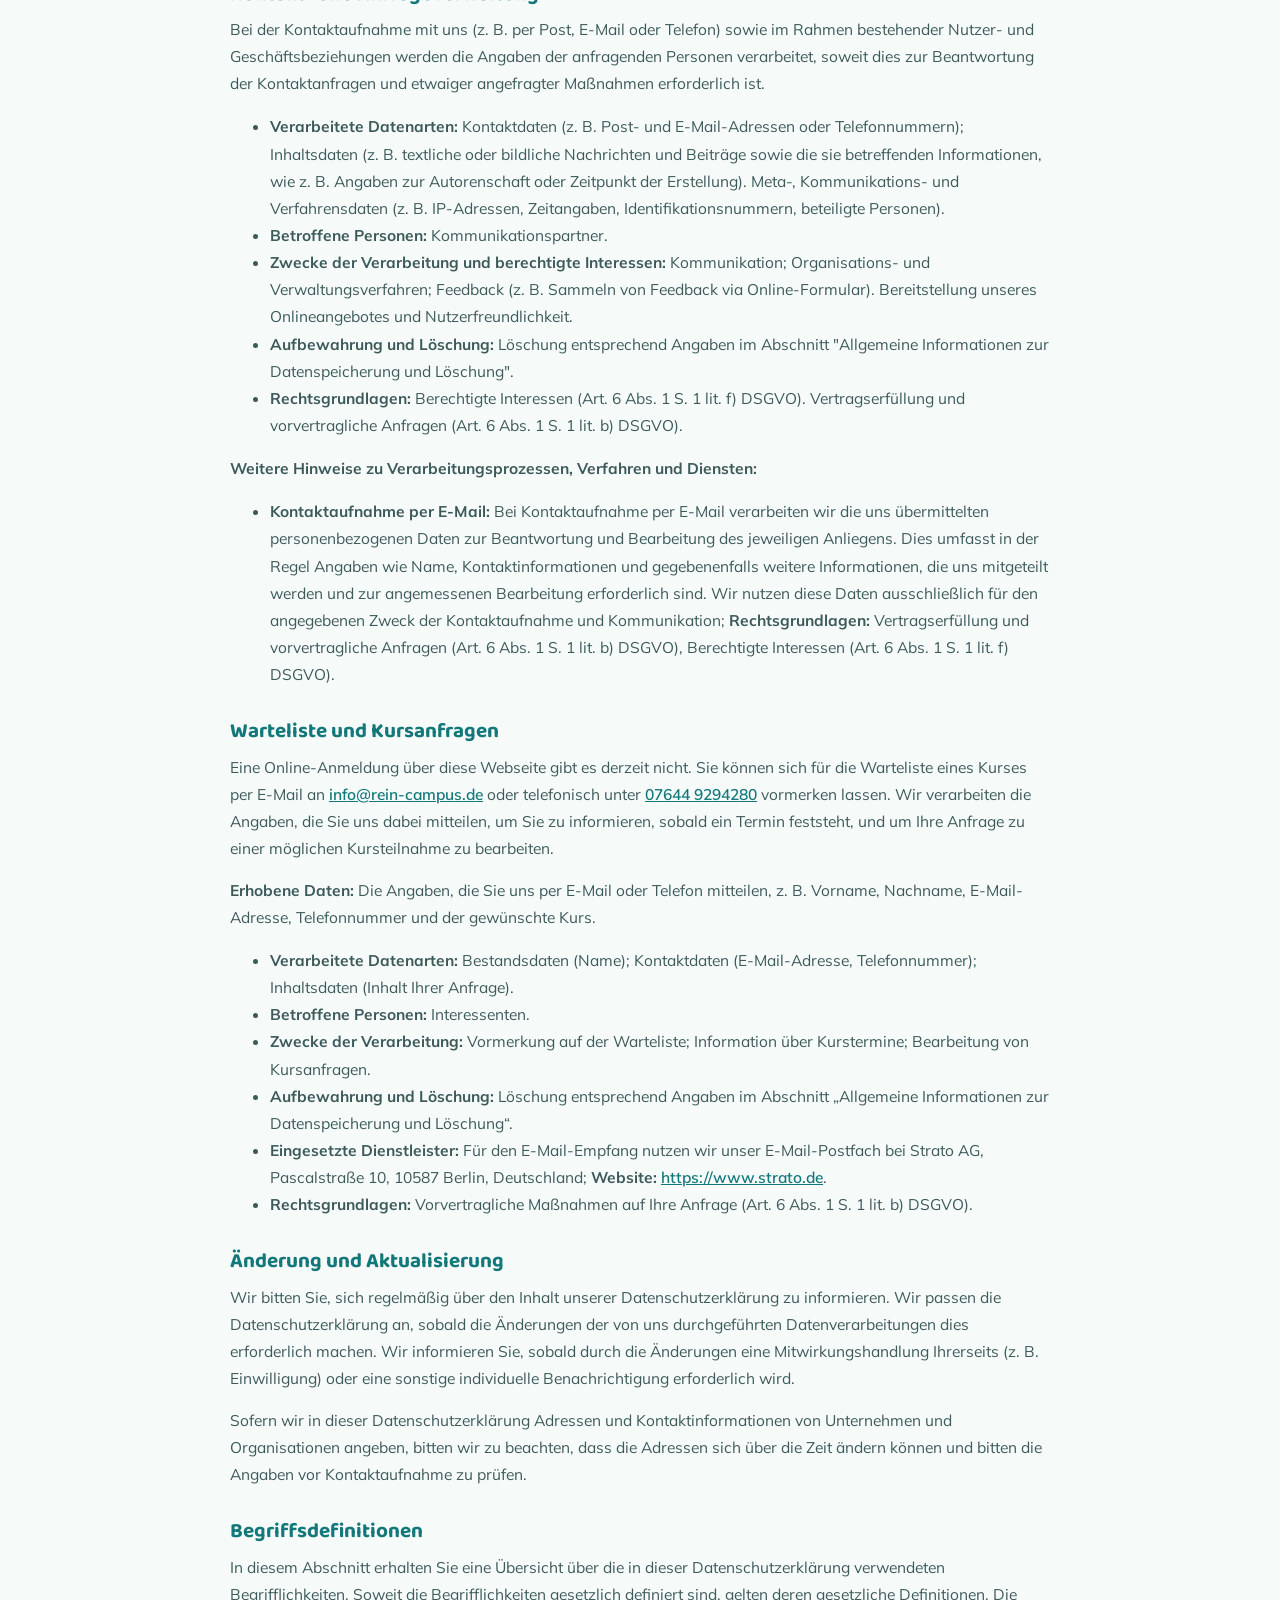
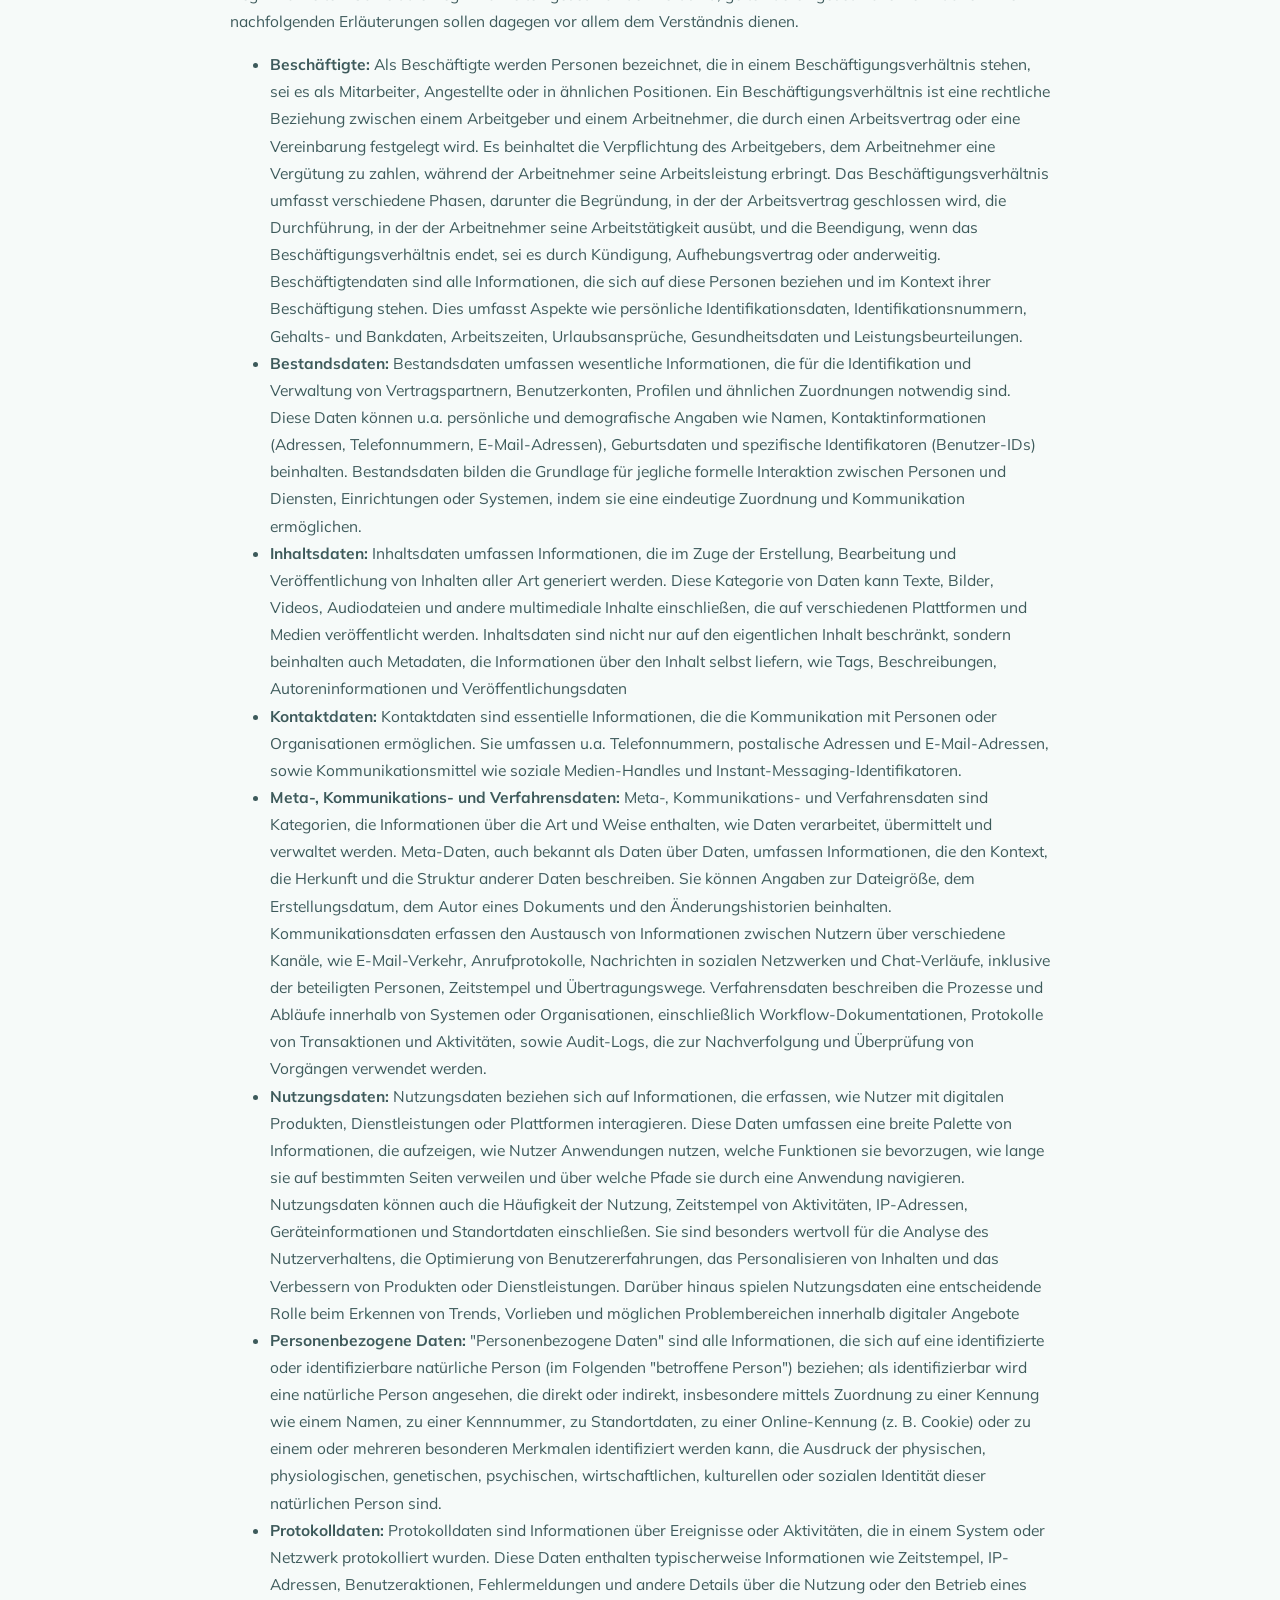
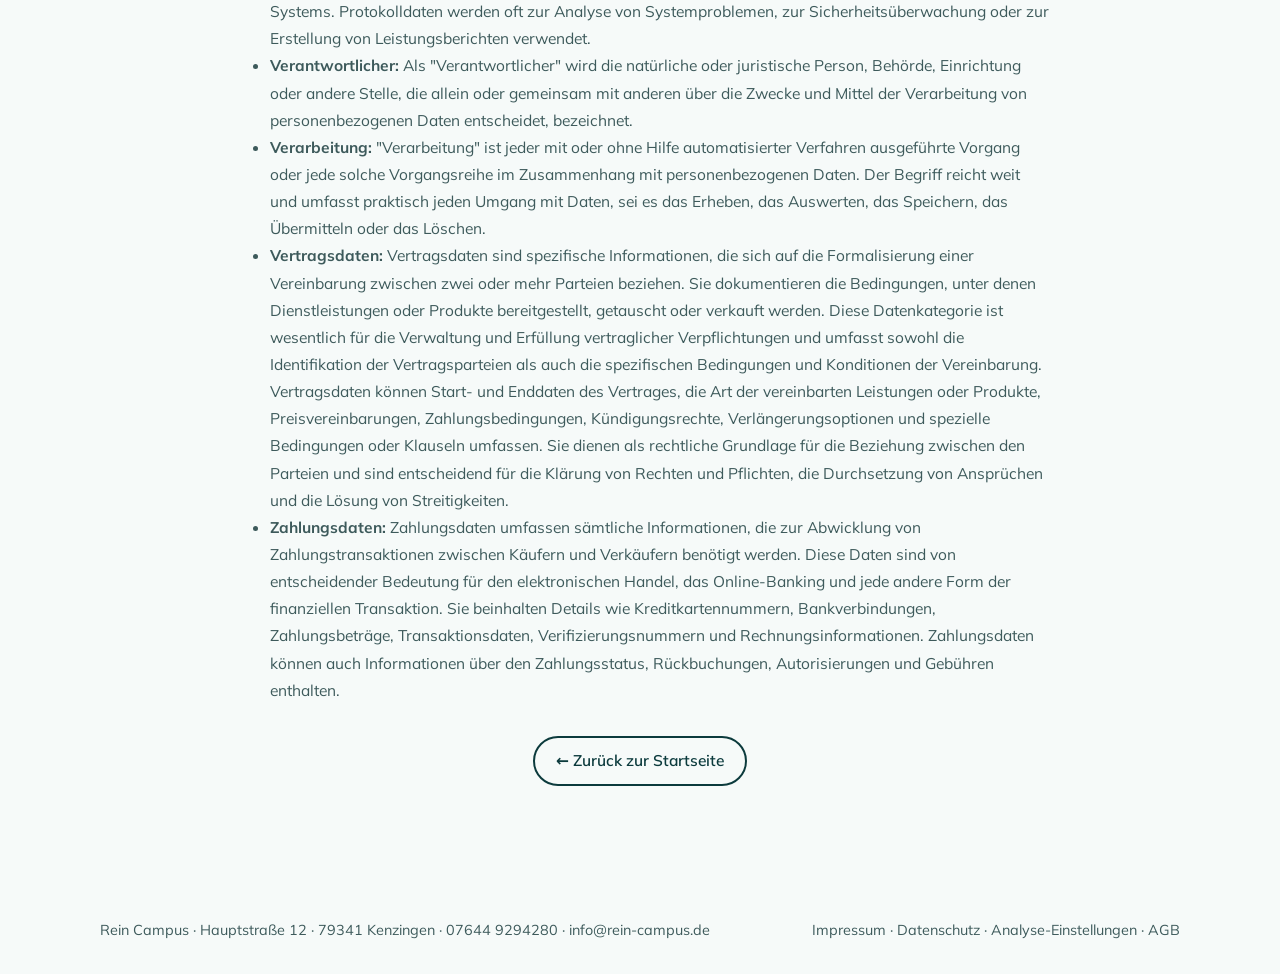
<file: legal/datenschutz.html>
<!DOCTYPE html>
<html lang="de">
<head>
    <meta charset="UTF-8">
    <meta name="viewport" content="width=device-width, initial-scale=1.0">
    <title>Datenschutz – Rein Campus</title>
    <link rel="canonical" href="https://hello-learn.de/legal/datenschutz.html">
    <link rel="icon" type="image/x-icon" href="../assets/favicon.ico">
    <link rel="stylesheet" href="../css/fonts.css">
    <link rel="stylesheet" href="../css/ki-kurse.css">
    <link rel="stylesheet" href="../css/legal-page.css">
    <link rel="stylesheet" href="../css/effects.css">
<link rel="stylesheet" href="../css/consent.css">
</head>
<body>
    <header>
        <div class="wrap nav">
            <a href="../index.html" aria-label="Rein Campus Startseite"><img src="../assets/reincampus-logo.png" alt="Rein Campus"></a>
            <nav class="nav-links" aria-label="Hauptnavigation"><a class="btn btn-primary" href="../index.html">Zur Startseite</a></nav>
        </div>
    </header>
    <main class="privacy-policy-container">
       <h1>Datenschutzerklärung</h1>
        <h2 id="m716">Präambel</h2>
        <p>
            Mit der folgenden Datenschutzerklärung möchten wir Sie darüber aufklären, welche Arten Ihrer personenbezogenen Daten 
            (nachfolgend auch kurz als "Daten" bezeichnet) wir zu welchen Zwecken und in welchem Umfang verarbeiten. Die Datenschutzerklärung gilt für alle 
            von uns durchgeführten Verarbeitungen personenbezogener Daten, sowohl im Rahmen der Erbringung unserer Leistungen als auch insbesondere auf 
            unseren Webseiten, in mobilen Applikationen sowie innerhalb externer Onlinepräsenzen, wie z.&nbsp;B. unserer Social-Media-Profile 
            (nachfolgend zusammenfassend bezeichnet als "Onlineangebot").
        </p>
        <p>Die verwendeten Begriffe sind nicht geschlechtsspezifisch.</p>
        <p>Stand: 26. Oktober 2026</p>
        <h2>Inhaltsübersicht</h2>
        <ul class="index margin-left">
            <li>
                <a class="index-link" href="#m716">Präambel</a>
            </li>
            <li>
                <a class="index-link" href="#m3">Verantwortlicher</a>
            </li>
            <li>
                <a class="index-link" href="#mOverview">Übersicht der Verarbeitungen</a>
            </li>
            <li>
                <a class="index-link" href="#m2427">Maßgebliche Rechtsgrundlagen</a>
            </li>
            <li>
                <a class="index-link" href="#m27">Sicherheitsmaßnahmen</a>
            </li>
            <li>
                <a class="index-link" href="#m25">Übermittlung von personenbezogenen Daten</a>
            </li>
            <li>
                <a class="index-link" href="#m12">Allgemeine Informationen zur Datenspeicherung und Löschung</a>
            </li>
            <li>
                <a class="index-link" href="#m10">Rechte der betroffenen Personen</a>
            </li>
            <li>
                <a class="index-link" href="#m317">Geschäftliche Leistungen</a>
            </li>
            <li>
                <a class="index-link" href="#m326">Zahlungsverfahren</a>
            </li>
            <li>
                <a class="index-link" href="#m225">Bereitstellung des Onlineangebots und Webhosting</a>
            </li>
            <li>
                <a class="index-link" href="#mRybbit">Reichweitenmessung mit Rybbit</a>
            </li>
            <li>
                <a class="index-link" href="#m182">Kontakt- und Anfrageverwaltung</a>
            </li>
            <li>
                <a class="index-link" href="#m400">Warteliste und Kursanfragen</a>
            </li>
            <li>
                <a class="index-link" href="#m15">Änderung und Aktualisierung</a>
            </li>
            <li>
                <a class="index-link" href="#m42">Begriffsdefinitionen</a>
            </li>
        </ul>
        <h2 id="m3">Verantwortlicher</h2>
        <p>
            Derya Rein<br>
            Hauptstraße 12<br>
            79341 Kenzingen<br>
        </p>
        <p>E-Mail-Adresse: <a href="mailto:info@rein-campus.de">info@rein-campus.de</a></p> 
        <h2 id="mOverview">Übersicht der Verarbeitungen</h2>
        <p>
            Die nachfolgende Übersicht fasst die Arten der verarbeiteten Daten und die Zwecke ihrer Verarbeitung zusammen und verweist auf die betroffenen Personen.
        </p>
        <h3>Arten der verarbeiteten Daten</h3>
        <ul class="index margin-left">
            <li>Bestandsdaten.</li>
            <li>Kontaktdaten.</li>
            <li>Inhaltsdaten.</li>
            <li>Vertragsdaten.</li>
            <li>Nutzungsdaten.</li>
            <li>Meta-, Kommunikations- und Verfahrensdaten.</li>
            <li>Protokolldaten.</li>
        </ul>
        <h3>Kategorien betroffener Personen</h3>
        <ul class="index margin-left">
            <li>Leistungsempfänger und Auftraggeber.</li>
            <li>Interessenten.</li>
            <li>Kommunikationspartner.</li>
            <li>Nutzer.</li>
            <li>Geschäfts- und Vertragspartner.</li>
            <li>Bildungs- und Kursteilnehmer.</li>
            <li>Dritte Personen.</li>
        </ul>
        <h3>Zwecke der Verarbeitung</h3>
        <ul class="index margin-left">
            <li>Erbringung vertraglicher Leistungen und Erfüllung vertraglicher Pflichten.</li>
            <li>Kommunikation.</li>
            <li>Sicherheitsmaßnahmen.</li>
            <li>Büro- und Organisationsverfahren.</li>
            <li>Organisations- und Verwaltungsverfahren.</li>
            <li>Feedback.</li>
            <li>Marketing.</li>
            <li>Bereitstellung unseres Onlineangebotes und Nutzerfreundlichkeit.</li>
            <li>Informationstechnische Infrastruktur.</li>
            <li>Geschäftsprozesse und betriebswirtschaftliche Verfahren.</li>
        </ul>
        <h2 id="m2427">Maßgebliche Rechtsgrundlagen</h2>
        <p>
            <strong>Maßgebliche Rechtsgrundlagen nach der DSGVO: </strong>
            Im Folgenden erhalten Sie eine Übersicht der Rechtsgrundlagen der DSGVO, auf deren Basis wir personenbezogene Daten verarbeiten. 
            Bitte nehmen Sie zur Kenntnis, dass neben den Regelungen der DSGVO nationale Datenschutzvorgaben in Ihrem bzw. unserem Wohn- oder Sitzland gelten können. 
            Sollten ferner im Einzelfall speziellere Rechtsgrundlagen maßgeblich sein, teilen wir Ihnen diese in der Datenschutzerklärung mit.
        </p>
        <ul class="index margin-left">
            <li>
                <strong>Einwilligung (Art. 6 Abs. 1 S. 1 lit. a) DSGVO)</strong> 
                - Die betroffene Person hat ihre Einwilligung in die Verarbeitung der sie betreffenden personenbezogenen Daten für einen spezifischen Zweck 
                oder mehrere bestimmte Zwecke gegeben.
            </li>
            <li>
                <strong>Vertragserfüllung und vorvertragliche Anfragen (Art. 6 Abs. 1 S. 1 lit. b) DSGVO)</strong> 
                - Die Verarbeitung ist für die Erfüllung eines Vertrags, dessen Vertragspartei die betroffene Person ist, oder zur Durchführung vorvertraglicher 
                Maßnahmen erforderlich, die auf Anfrage der betroffenen Person erfolgen.
            </li>
            <li>
                <strong>Rechtliche Verpflichtung (Art. 6 Abs. 1 S. 1 lit. c) DSGVO)</strong> 
                - Die Verarbeitung ist zur Erfüllung einer rechtlichen Verpflichtung erforderlich, der der Verantwortliche unterliegt.
            </li>
            <li>
                <strong>Berechtigte Interessen (Art. 6 Abs. 1 S. 1 lit. f) DSGVO)</strong> 
                - die Verarbeitung ist zur Wahrung der berechtigten Interessen des Verantwortlichen oder eines Dritten notwendig, vorausgesetzt, dass die Interessen, 
                Grundrechte und Grundfreiheiten der betroffenen Person, die den Schutz personenbezogener Daten verlangen, nicht überwiegen.
            </li>
        </ul>
        <p>
            <strong>Nationale Datenschutzregelungen in Deutschland: </strong>
            Zusätzlich zu den Datenschutzregelungen der DSGVO gelten nationale Regelungen zum Datenschutz in Deutschland. 
            Hierzu gehört insbesondere das Gesetz zum Schutz vor Missbrauch personenbezogener Daten bei der Datenverarbeitung (Bundesdatenschutzgesetz – BDSG). 
            Das BDSG enthält insbesondere Spezialregelungen zum Recht auf Auskunft, zum Recht auf Löschung, zum Widerspruchsrecht, zur Verarbeitung besonderer 
            Kategorien personenbezogener Daten, zur Verarbeitung für andere Zwecke und zur Übermittlung sowie automatisierten Entscheidungsfindung im Einzelfall 
            einschließlich Profiling. Ferner können Landesdatenschutzgesetze der einzelnen Bundesländer zur Anwendung gelangen.
        </p>

        <h2 id="m27">Sicherheitsmaßnahmen</h2>
        <p>
            Wir treffen nach Maßgabe der gesetzlichen Vorgaben unter Berücksichtigung des Stands der Technik, der Implementierungskosten und der Art, des Umfangs, 
            der Umstände und der Zwecke der Verarbeitung sowie der unterschiedlichen Eintrittswahrscheinlichkeiten und des Ausmaßes der Bedrohung der Rechte und 
            Freiheiten natürlicher Personen geeignete technische und organisatorische Maßnahmen, um ein dem Risiko angemessenes Schutzniveau zu gewährleisten.
        </p>
        <p>
            Zu den Maßnahmen gehören insbesondere die Sicherung der Vertraulichkeit, Integrität und Verfügbarkeit von Daten durch Kontrolle des physischen und 
            elektronischen Zugangs zu den Daten als auch des sie betreffenden Zugriffs, der Eingabe, der Weitergabe, der Sicherung der Verfügbarkeit und ihrer 
            Trennung. Des Weiteren haben wir Verfahren eingerichtet, die eine Wahrnehmung von Betroffenenrechten, die Löschung von Daten und Reaktionen auf die 
            Gefährdung der Daten gewährleisten. Ferner berücksichtigen wir den Schutz personenbezogener Daten bereits bei der Entwicklung bzw. Auswahl von Hardware, 
            Software sowie Verfahren entsprechend dem Prinzip des Datenschutzes, durch Technikgestaltung und durch datenschutzfreundliche Voreinstellungen.
        </p>
        <p>
            Sicherung von Online-Verbindungen durch TLS-/SSL-Verschlüsselungstechnologie (HTTPS): Um die Daten der Nutzer, die über unsere Online-Dienste übertragen 
            werden, vor unerlaubten Zugriffen zu schützen, setzen wir auf die TLS-/SSL-Verschlüsselungstechnologie. Secure Sockets Layer (SSL) und 
            Transport Layer Security (TLS) sind die Eckpfeiler der sicheren Datenübertragung im Internet. Diese Technologien verschlüsseln die Informationen, 
            die zwischen der Website oder App und dem Browser des Nutzers (oder zwischen zwei Servern) übertragen werden, wodurch die Daten vor unbefugtem Zugriff 
            geschützt sind. TLS, als die weiterentwickelte und sicherere Version von SSL, gewährleistet, dass alle Datenübertragungen den höchsten 
            Sicherheitsstandards entsprechen. Wenn eine Website durch ein SSL-/TLS-Zertifikat gesichert ist, wird dies durch die Anzeige von HTTPS in der URL 
            signalisiert. Dies dient als ein Indikator für die Nutzer, dass ihre Daten sicher und verschlüsselt übertragen werden.
        </p>

        <h2 id="m25">Übermittlung von personenbezogenen Daten</h2>
        <p>
            Im Rahmen unserer Verarbeitung von personenbezogenen Daten kommt es vor, dass diese an andere Stellen, Unternehmen, rechtlich selbstständige 
            Organisationseinheiten oder Personen übermittelt beziehungsweise ihnen gegenüber offengelegt werden. Zu den Empfängern dieser Daten können z.&nbsp;B. 
            mit IT-Aufgaben beauftragte Dienstleister gehören oder Anbieter von Diensten und Inhalten, die in eine Website eingebunden sind. In solchen Fällen 
            beachten wir die gesetzlichen Vorgaben und schließen insbesondere entsprechende Verträge bzw. Vereinbarungen, die dem Schutz Ihrer Daten dienen, 
            mit den Empfängern Ihrer Daten ab.
        </p>

        <h2 id="m12">Allgemeine Informationen zur Datenspeicherung und Löschung</h2>
        <p>
            Wir löschen personenbezogene Daten, die wir verarbeiten, gemäß den gesetzlichen Bestimmungen, sobald die zugrundeliegenden Einwilligungen widerrufen 
            werden oder keine weiteren rechtlichen Grundlagen für die Verarbeitung bestehen. Dies betrifft Fälle, in denen der ursprüngliche Verarbeitungszweck 
            entfällt oder die Daten nicht mehr benötigt werden. Ausnahmen von dieser Regelung bestehen, wenn gesetzliche Pflichten oder besondere Interessen 
            eine längere Aufbewahrung oder Archivierung der Daten erfordern.
        </p>
        <p>
            Insbesondere müssen Daten, die aus handels- oder steuerrechtlichen Gründen aufbewahrt werden müssen oder deren Speicherung notwendig ist zur 
            Rechtsverfolgung oder zum Schutz der Rechte anderer natürlicher oder juristischer Personen, entsprechend archiviert werden.
        </p>
        <p>
            Unsere Datenschutzhinweise enthalten zusätzliche Informationen zur Aufbewahrung und Löschung von Daten, die speziell für bestimmte Verarbeitungsprozesse 
            gelten.
        </p>
        <p>
            Bei mehreren Angaben zur Aufbewahrungsdauer oder Löschungsfristen eines Datums, ist stets die längste Frist maßgeblich. Daten, die nicht mehr für den 
            ursprünglich vorgesehenen Zweck, sondern aufgrund gesetzlicher Vorgaben oder anderer Gründe aufbewahrt werden, verarbeiten wir ausschließlich zu den 
            Gründen, die ihre Aufbewahrung rechtfertigen.
        </p>
        <p>
            Aufbewahrung und Löschung von Daten: Die folgenden allgemeinen Fristen gelten für die Aufbewahrung und Archivierung nach deutschem Recht:
        </p>
        <ul class="index margin-left"> 
            <li>
                10 Jahre - Aufbewahrungsfrist für Bücher und Aufzeichnungen, Jahresabschlüsse, Inventare, Lageberichte, Eröffnungsbilanz sowie die zu ihrem 
                Verständnis erforderlichen Arbeitsanweisungen und sonstigen Organisationsunterlagen 
                (§ 147 Abs. 1 Nr. 1 i.V.m. Abs. 3 AO, § 14b Abs. 1 UStG, § 257 Abs. 1 Nr. 1 i.V.m. Abs. 4 HGB).
            </li>
            <li>8 Jahre - Buchungsbelege, wie z.&nbsp;B. Rechnungen und Kostenbelege 
                (§ 147 Abs. 1 Nr. 4 und 4a i.V.m. Abs. 3 Satz 1 AO sowie § 257 Abs. 1 Nr. 4 i.V.m. Abs. 4 HGB).
            </li>
            <li>
                6 Jahre - Übrige Geschäftsunterlagen: empfangene Handels- oder Geschäftsbriefe, Wiedergaben der abgesandten Handels- oder Geschäftsbriefe, 
                sonstige Unterlagen, soweit sie für die Besteuerung von Bedeutung sind, z.&nbsp;B. Stundenlohnzettel, Betriebsabrechnungsbögen, 
                Kalkulationsunterlagen, Preisauszeichnungen, aber auch Lohnabrechnungsunterlagen, soweit sie nicht bereits Buchungsbelege sind 
                und Kassenstreifen (§ 147 Abs. 1 Nr. 2, 3, 5 i.V.m. Abs. 3 AO, § 257 Abs. 1 Nr. 2 u. 3 i.V.m. Abs. 4 HGB).
            </li>
            <li>
                3 Jahre - Daten, die erforderlich sind, um potenzielle Gewährleistungs- und Schadensersatzansprüche oder ähnliche vertragliche Ansprüche und 
                Rechte zu berücksichtigen sowie damit verbundene Anfragen zu bearbeiten, basierend auf früheren Geschäftserfahrungen und üblichen Branchenpraktiken, 
                werden für die Dauer der regulären gesetzlichen Verjährungsfrist von drei Jahren gespeichert (§§ 195, 199 BGB).
            </li> 
        </ul>
        <p>
            Fristbeginn mit Ablauf des Jahres: Beginnt eine Frist nicht ausdrücklich zu einem bestimmten Datum und beträgt sie mindestens ein Jahr, so startet sie 
            automatisch am Ende des Kalenderjahres, in dem das fristauslösende Ereignis eingetreten ist. Im Fall laufender Vertragsverhältnisse, in deren Rahmen 
            Daten gespeichert werden, ist das fristauslösende Ereignis der Zeitpunkt des Wirksamwerdens der Kündigung oder sonstige Beendigung des 
            Rechtsverhältnisses.
        </p>
        <h2 id="m10">Rechte der betroffenen Personen</h2>
        <p>
            Rechte der betroffenen Personen aus der DSGVO: Ihnen stehen als Betroffene nach der DSGVO verschiedene Rechte zu, die sich insbesondere aus 
            Art. 15 bis 21 DSGVO ergeben
        </p>
        <ul class="index margin-left">
            <li>
                <strong>
                    Widerspruchsrecht: Sie haben das Recht, aus Gründen, die sich aus Ihrer besonderen Situation ergeben, jederzeit gegen die Verarbeitung der Sie 
                    betreffenden personenbezogenen Daten, die aufgrund von Art. 6 Abs. 1 lit. e oder f DSGVO erfolgt, Widerspruch einzulegen; dies gilt auch für 
                    ein auf diese Bestimmungen gestütztes Profiling. Werden die Sie betreffenden personenbezogenen Daten verarbeitet, um Direktwerbung zu betreiben, 
                    haben Sie das Recht, jederzeit Widerspruch gegen die Verarbeitung der Sie betreffenden personenbezogenen Daten zum Zwecke derartiger Werbung 
                    einzulegen; dies gilt auch für das Profiling, soweit es mit solcher Direktwerbung in Verbindung steht.
                </strong>
            </li>
            <li>
                <strong>Widerrufsrecht bei Einwilligungen:</strong> 
                Sie haben das Recht, erteilte Einwilligungen jederzeit zu widerrufen.
            </li>
            <li>
                <strong>Auskunftsrecht:</strong> Sie haben das Recht, eine Bestätigung darüber zu verlangen, ob betreffende Daten verarbeitet werden und auf 
                Auskunft über diese Daten sowie auf weitere Informationen und Kopie der Daten entsprechend den gesetzlichen Vorgaben.
            </li>
            <li>
                <strong>Recht auf Berichtigung:</strong> Sie haben entsprechend den gesetzlichen Vorgaben das Recht, die Vervollständigung der Sie betreffenden 
                Daten oder die Berichtigung der Sie betreffenden unrichtigen Daten zu verlangen.
            </li>
            <li>
                <strong>Recht auf Löschung und Einschränkung der Verarbeitung:</strong> Sie haben nach Maßgabe der gesetzlichen Vorgaben das Recht, zu verlangen, 
                dass Sie betreffende Daten unverzüglich gelöscht werden, bzw. alternativ nach Maßgabe der gesetzlichen Vorgaben eine Einschränkung der Verarbeitung 
                der Daten zu verlangen.
            </li>
                <li>
                    <strong>Recht auf Datenübertragbarkeit:</strong> Sie haben das Recht, Sie betreffende Daten, die Sie uns bereitgestellt haben, nach Maßgabe der 
                    gesetzlichen Vorgaben in einem strukturierten, gängigen und maschinenlesbaren Format zu erhalten oder deren Übermittlung an einen anderen 
                    Verantwortlichen zu fordern.
                </li>
            <li>
                <strong>Beschwerde bei Aufsichtsbehörde:</strong> Sie haben unbeschadet eines anderweitigen verwaltungsrechtlichen oder gerichtlichen 
                Rechtsbehelfs das Recht auf Beschwerde bei einer Aufsichtsbehörde, insbesondere in dem Mitgliedstaat ihres gewöhnlichen Aufenthaltsorts, 
                ihres Arbeitsplatzes oder des Orts des mutmaßlichen Verstoßes, wenn Sie der Ansicht sind, dass die Verarbeitung der Sie betreffenden 
                personenbezogenen Daten gegen die Vorgaben der DSGVO verstößt.
            </li>
        </ul>
        <h2 id="m317">Geschäftliche Leistungen</h2>
        <p>
            Wir verarbeiten personenbezogene Daten unserer Vertrags- und Geschäftspartner, etwa Kunden, Auftraggeber, Interessenten, Lieferanten und sonstige 
            Kooperationspartner (zusammenfassend „Vertragspartner"), zur Anbahnung, Durchführung und Abwicklung von Vertragsverhältnissen sowie vergleichbaren 
            Rechtsverhältnissen. Dies umfasst auch vorvertragliche Maßnahmen, die auf Anfrage erfolgen, sowie die Kommunikation im Zusammenhang mit dem jeweiligen 
            Vertragsverhältnis.
        </p>
        <p>
            Die Verarbeitung dient insbesondere der Erfüllung unserer vertraglichen Haupt- und Nebenpflichten. Hierzu zählen die Erbringung der vereinbarten 
            Leistungen, etwaige Aktualisierungs- und Informationspflichten, die Bearbeitung von Gewährleistungs- und sonstigen Leistungsstörungen, die Abwicklung 
            von Widerrufen, Kündigungen von Dauerschuldverhältnissen, Rückabwicklungen, Erstattungen sowie die Bearbeitung sonstiger vertragsbezogener Erklärungen 
            und Anfragen. Erfasst sind sowohl einmalige Verträge als auch fortlaufende Vertragsbeziehungen.
        </p>
        <p>
            Verarbeitet werden insbesondere Stammdaten wie Name, Anschrift und ggf. Firma, Kontaktdaten wie E-Mail-Adresse und Telefonnummer, Vertrags- und 
            Leistungsdaten wie Vertragsgegenstand, Vertragslaufzeit, Bestell- oder Vorgangsnummer, Nutzungs- und Leistungsdaten, Zahlungs- und Abrechnungsdaten 
            sowie Kommunikationsinhalte und -historien. Soweit erforderlich, verarbeiten wir auch Daten, die uns im Rahmen der Durchführung eines Auftrags 
            offengelegt oder übermittelt werden.
        </p>
        <p>
            Darüber hinaus verarbeiten wir die Daten zur Wahrung unserer Rechte sowie zur Erfüllung gesetzlicher Verpflichtungen. Dies umfasst insbesondere 
            handels- und steuerrechtliche Aufbewahrungspflichten, Dokumentationspflichten sowie gegebenenfalls Nachweis- und Rechenschaftspflichten. Zudem 
            erfolgt eine Verarbeitung auf Grundlage unserer berechtigten Interessen an einer ordnungsgemäßen Geschäftsführung, internen Verwaltung, 
            Risikosteuerung und IT-Sicherheit sowie am Schutz unseres Geschäftsbetriebs und unserer Vertragspartner vor Missbrauch, Gefährdung von Daten, 
            Geheimnissen und sonstigen Rechtsgütern. Hierzu kann auch die Einbindung externer Dienstleister wie IT- und Telekommunikationsanbieter, 
            Transport- und Logistikunternehmen, Zahlungsdienstleister, Banken, Steuer- und Rechtsberater oder sonstige Erfüllungsgehilfen gehören, 
            soweit dies für die Vertragsdurchführung oder zur Erfüllung gesetzlicher Pflichten erforderlich ist.
        </p>
        <p>
            Eine Weitergabe personenbezogener Daten an Dritte erfolgt ausschließlich, soweit dies zur Vertragserfüllung, zur Durchführung vorvertraglicher Maßnahmen, 
            zur Wahrung berechtigter Interessen oder zur Erfüllung gesetzlicher Verpflichtungen erforderlich ist. Über darüberhinausgehende Verarbeitungen, 
            insbesondere zu Marketingzwecken, informieren wir gesondert im Rahmen dieser Datenschutzerklärung.
        </p>
        <p>
            Welche Daten im Einzelfall erforderlich sind, teilen wir den Vertragspartnern im Rahmen der Datenerhebung mit, etwa in Onlineformularen durch 
            entsprechende Kennzeichnung oder im persönlichen Kontakt.
        </p>
        <p>
            Die Löschung der Daten erfolgt, sobald sie für die vorgenannten Zwecke nicht mehr erforderlich sind und keine gesetzlichen Aufbewahrungspflichten 
            entgegenstehen. Gesetzliche Aufbewahrungsfristen, insbesondere nach Handels- und Steuerrecht, können eine längere Speicherung erfordern. Daten, 
            die im Rahmen eines konkreten Auftrags übermittelt wurden, löschen wir nach Abschluss des Auftrags und Ablauf etwaiger Aufbewahrungsfristen, 
            sofern keine weiteren gesetzlichen oder vertraglichen Verpflichtungen zur Speicherung bestehen.
        </p>
        <p>
            Rechtsgrundlage der Verarbeitung ist Art. 6 Abs. 1 lit. b DSGVO zur Durchführung vorvertraglicher Maßnahmen und zur Erfüllung des jeweiligen 
            Vertragsverhältnisses sowie Art. 6 Abs. 1 lit. c DSGVO zur Erfüllung gesetzlicher Verpflichtungen. Soweit die Verarbeitung auf berechtigten Interessen 
            beruht, erfolgt sie auf Grundlage von Art. 6 Abs. 1 lit. f DSGVO. Soweit die Verarbeitung auf Art. 6 Abs. 1 lit. f DSGVO gestützt wird, erfolgt sie 
            zur Wahrung unserer berechtigten Interessen an einer ordnungsgemäßen und effizienten Geschäftsorganisation, der internen Verwaltung und Dokumentation 
            von Geschäftsvorgängen, der Durchsetzung und Verteidigung von Rechtsansprüchen, der Sicherstellung der IT- und Datensicherheit, der Verhinderung von 
            Missbrauch und Betrug sowie der wirtschaftlichen Steuerung und Weiterentwicklung unseres Geschäftsbetriebs. Diese Interessen bestehen insbesondere 
            in der Gewährleistung eines sicheren und rechtssicheren Geschäftsbetriebs sowie in der Wahrung unserer unternehmerischen Handlungsfähigkeit.
        </p>
        <ul class="index margin-left">
            <li>
                <strong>Verarbeitete Datenarten:</strong> Bestandsdaten (z.&nbsp;B. der vollständige Name, Wohnadresse, Kontaktinformationen, Kundennummer, etc.); 
                Zahlungsdaten (z.&nbsp;B. Bankverbindungen, Rechnungen, Zahlungshistorie); Kontaktdaten (z.&nbsp;B. Post- und E-Mail-Adressen oder Telefonnummern); 
                Vertragsdaten (z.&nbsp;B. Vertragsgegenstand, Laufzeit, Kundenkategorie); Nutzungsdaten (z. B. Seitenaufrufe und Verweildauer, Klickpfade, 
                Nutzungsintensität und -frequenz, verwendete Gerätetypen und Betriebssysteme, Interaktionen mit Inhalten und Funktionen). Meta-, Kommunikations- und 
                Verfahrensdaten (z. B. IP-Adressen, Zeitangaben, Identifikationsnummern, beteiligte Personen).
            </li>
            <li>
                <strong>Betroffene Personen:</strong> Leistungsempfänger und Auftraggeber; Interessenten; Geschäfts- und Vertragspartner. Bildungs- und Kursteilnehmer.
            </li>
            <li>
                <strong>Zwecke der Verarbeitung und berechtigte Interessen:</strong> Erbringung vertraglicher Leistungen und Erfüllung vertraglicher Pflichten; 
                Sicherheitsmaßnahmen; Kommunikation; Büro- und Organisationsverfahren; Organisations- und Verwaltungsverfahren. Geschäftsprozesse und betriebswirtschaftliche 
                Verfahren.
            </li>
            <li>
                <strong>Aufbewahrung und Löschung:</strong> Löschung entsprechend Angaben im Abschnitt "Allgemeine Informationen zur Datenspeicherung und Löschung".
            </li>
            <li class="">
                <strong>Rechtsgrundlagen:</strong> 
                Vertragserfüllung und vorvertragliche Anfragen (Art. 6 Abs. 1 S. 1 lit. b) DSGVO); Rechtliche Verpflichtung 
                (Art. 6 Abs. 1 S. 1 lit. c) DSGVO). Berechtigte Interessen (Art. 6 Abs. 1 S. 1 lit. f) DSGVO).
            </li>
        </ul>
        <p>
        <strong>Weitere Hinweise zu Verarbeitungsprozessen, Verfahren und Diensten:</strong></p>
        <ul class="index margin-left">
            <li>
                <strong>Onlineshop, Bestellformulare, E-Commerce und Leistungserfüllung: </strong>
                Wir verarbeiten die Daten unserer Kunden, um ihnen die Auswahl, den Erwerb, bzw. die Bestellung der gewählten Produkte, Waren sowie verbundener 
                Leistungen, als auch deren Bezahlung und Bereitstellung, bzw. Zustellung, oder Ausführung zu ermöglichen. Sofern für die Ausführung einer 
                Bestellung erforderlich, setzen wir Dienstleister, insbesondere Post-, Speditions- und Versandunternehmen ein, um die Lieferung, bzw. Ausführung 
                gegenüber unseren Kunden durchzuführen. Für die Abwicklung der Zahlungsvorgänge nehmen wir die Dienste von Banken und Zahlungsdienstleistern in 
                Anspruch. Die erforderlichen Angaben sind als solche im Rahmen des Bestell- bzw. vergleichbaren Erwerbsvorgangs gekennzeichnet und umfassen die zur 
                Auslieferung, bzw. Zurverfügungstellung und Abrechnung benötigten Angaben sowie Kontaktinformationen, um etwaige Rücksprache halten zu können; 
                <span class="">
                    <strong>Rechtsgrundlagen:</strong> Vertragserfüllung und vorvertragliche Anfragen (Art. 6 Abs. 1 S. 1 lit. b) DSGVO).
                </span>
            </li>
            <li>
                <strong>Bildungs- und Schulungsleistungen: </strong>Wir verarbeiten die Daten der Teilnehmer unserer Bildungs- und Schulungsangebote 
                (einheitlich bezeichnet als "Aus- und Fortzubildende"), um ihnen gegenüber unsere Schulungsleistungen erbringen zu können. Die hierbei verarbeiteten 
                Daten, die Art, der Umfang, der Zweck und die Erforderlichkeit ihrer Verarbeitung bestimmen sich nach dem zugrundeliegenden Vertrags- und 
                Schulungsverhältnis. Zu den Verarbeitungsformen gehören auch die Leistungsbewertung und die Evaluation unserer Leistungen sowie jener der Lehrenden. 
                In Rahmen unserer Tätigkeit können wir ferner besondere Kategorien von Daten, hier insbesondere Angaben zur Gesundheit der Aus- und Fortzubildenden 
                sowie Daten, aus denen die ethnische Herkunft, politische Meinungen, religiöse oder weltanschauliche Überzeugungen hervorgehen, verarbeiten. 
                Hierzu holen wir, sofern erforderlich, eine ausdrückliche Einwilligung der Aus- und Fortzubildenden ein und verarbeiten die besonderen Kategorien 
                von Daten ansonsten nur, wenn es zur Erbringung der Schulungsleistungen, zu Zwecken der Gesundheitsvorsorge, des Sozialschutzes oder des Schutzes 
                lebensnotwendiger Interessen der Aus- und Fortzubildenden erforderlich ist; 
                <span class="">
                    <strong>Rechtsgrundlagen:</strong> Vertragserfüllung und vorvertragliche Anfragen (Art. 6 Abs. 1 S. 1 lit. b) DSGVO).
                </span>
            </li>
        </ul>
        <h2 id="m326">Zahlungsverfahren</h2>
        <p>
            Die Bezahlung erfolgt ausschließlich manuell per Rechnung. Nach Eingang der Kursanmeldung erstellen wir die Rechnung manuell und versenden sie direkt an
            die angemeldete Person. Es werden keine automatisierten Zahlungsdienstleister eingesetzt. Eine Weitergabe von Zahlungsdaten an Dritte findet nicht statt.
        </p>
        <ul class="index margin-left">
            <li>
                <strong>Verarbeitete Datenarten:</strong> Bestandsdaten (z.&nbsp;B. vollständiger Name, Wohnadresse); Kontaktdaten (z.&nbsp;B. E-Mail-Adresse);
                Vertragsdaten (z.&nbsp;B. Kursbezeichnung, Teilnehmerdaten).
            </li>
            <li>
                <strong>Betroffene Personen:</strong> Leistungsempfänger und Auftraggeber.
            </li>
            <li>
                <strong>Zwecke der Verarbeitung:</strong> Erbringung vertraglicher Leistungen und Erfüllung vertraglicher Pflichten; Geschäftsprozesse und
                betriebswirtschaftliche Verfahren.
            </li>
            <li>
                <strong>Aufbewahrung und Löschung:</strong> Löschung entsprechend Angaben im Abschnitt "Allgemeine Informationen zur Datenspeicherung und Löschung".
                Rechnungsrelevante Daten unterliegen den gesetzlichen handels- und steuerrechtlichen Aufbewahrungsfristen (bis zu 10 Jahre).
            </li>
            <li>
                <strong>Rechtsgrundlagen:</strong> Vertragserfüllung und vorvertragliche Anfragen (Art. 6 Abs. 1 S. 1 lit. b) DSGVO); Rechtliche Verpflichtung
                (Art. 6 Abs. 1 S. 1 lit. c) DSGVO).
            </li>
        </ul>
        <h2 id="m225">Bereitstellung des Onlineangebots und Webhosting</h2>
        <p>
            Wir verarbeiten die Daten der Nutzer, um ihnen unsere Online-Dienste zur Verfügung stellen zu können. Zu diesem Zweck verarbeiten wir die IP-Adresse des 
            Nutzers, die notwendig ist, um die Inhalte und Funktionen unserer Online-Dienste an den Browser oder das Endgerät der Nutzer zu übermitteln.
        </p>
        <ul class="index margin-left">
            <li>
                <strong>Verarbeitete Datenarten:</strong> Nutzungsdaten (z. B. Seitenaufrufe und Verweildauer, Klickpfade, Nutzungsintensität und -frequenz, verwendete Gerätetypen und Betriebssysteme, Interaktionen mit Inhalten und Funktionen); 
                Meta-, Kommunikations- und Verfahrensdaten (z. B. IP-Adressen, Zeitangaben, Identifikationsnummern, beteiligte Personen). 
                Protokolldaten (z.&nbsp;B. Logfiles betreffend Logins oder den Abruf von Daten oder Zugriffszeiten.).
            </li>
            <li>
                <strong>Betroffene Personen:</strong> Nutzer (z.&nbsp;B. Webseitenbesucher, Nutzer von Onlinediensten).
            </li>
            <li>
                <strong>Zwecke der Verarbeitung und berechtigte Interessen:</strong> 
                Bereitstellung unseres Onlineangebotes und Nutzerfreundlichkeit; Informationstechnische Infrastruktur (Betrieb und Bereitstellung von 
                Informationssystemen und technischen Geräten (Computer, Server etc.)). Sicherheitsmaßnahmen.
            </li>
            <li>
                <strong>Aufbewahrung und Löschung:</strong> Löschung entsprechend Angaben im Abschnitt "Allgemeine Informationen zur Datenspeicherung und Löschung".
            </li>
            <li class="">
                <strong>Rechtsgrundlagen:</strong> Berechtigte Interessen (Art. 6 Abs. 1 S. 1 lit. f) DSGVO).
            </li>
        </ul>
        <p>
            <strong>Weitere Hinweise zu Verarbeitungsprozessen, Verfahren und Diensten:</strong>
        </p>
        <ul class="index margin-left">
            <li>
                <strong>Bereitstellung Onlineangebot auf gemietetem Speicherplatz: </strong>
                Für die Bereitstellung unseres Onlineangebotes nutzen wir Speicherplatz, Rechenkapazität und Software, die wir von einem entsprechenden 
                Serveranbieter (auch "Webhoster" genannt) mieten oder anderweitig beziehen; 
                <span class="">
                    <strong>Rechtsgrundlagen:</strong> Berechtigte Interessen (Art. 6 Abs. 1 S. 1 lit. f) DSGVO).
                </span>
            </li>
            <li>
                <strong>Erhebung von Zugriffsdaten und Logfiles: </strong>
                Der Zugriff auf unser Onlineangebot wird in Form von sogenannten "Server-Logfiles" protokolliert. Zu den Serverlogfiles können die Adresse und der 
                Name der abgerufenen Webseiten und Dateien, Datum und Uhrzeit des Abrufs, übertragene Datenmengen, Meldung über erfolgreichen Abruf, Browsertyp 
                nebst Version, das Betriebssystem des Nutzers, Referrer URL (die zuvor besuchte Seite) und im Regelfall IP-Adressen und der anfragende Provider 
                gehören. Die Serverlogfiles können zum einen zu Sicherheitszwecken eingesetzt werden, z.&nbsp;B. um eine Überlastung der Server zu vermeiden 
                (insbesondere im Fall von missbräuchlichen Angriffen, sogenannten DDoS-Attacken), und zum anderen, um die Auslastung der Server und ihre Stabilität 
                sicherzustellen; <br>
                <span class="">
                    <strong>Rechtsgrundlagen:</strong> Berechtigte Interessen (Art. 6 Abs. 1 S. 1 lit. f) DSGVO). 
                </span> <br>
                <strong>Löschung von Daten:</strong> 
                Logfile-Informationen werden für die Dauer von maximal 30 Tagen gespeichert und danach gelöscht oder 
                anonymisiert. Daten, deren weitere Aufbewahrung zu Beweiszwecken erforderlich ist, sind bis zur endgültigen Klärung des jeweiligen Vorfalls 
                von der Löschung ausgenommen.
            </li>
            <li>
                <strong>STRATO: </strong>
                Leistungen auf dem Gebiet der Bereitstellung von informationstechnischer Infrastruktur und verbundenen Dienstleistungen 
                (z.&nbsp;B. Speicherplatz und/oder Rechenkapazitäten); <br>
                <strong>Dienstanbieter:</strong> STRATO AG, Pascalstraße 10,10587 Berlin, Deutschland; <br>
                <span class="">
                    <strong>Rechtsgrundlagen:</strong> Berechtigte Interessen (Art. 6 Abs. 1 S. 1 lit. f) DSGVO); 
                </span> <br>
                <strong>Website:</strong> <a href="https://www.strato.de" target="_blank">https://www.strato.de</a>; <br>
                <strong>Datenschutzerklärung:</strong> <a href="https://www.strato.de/datenschutz/" target="_blank">https://www.strato.de/datenschutz/</a>. <br>
                <strong>Auftragsverarbeitungsvertrag:</strong> Wird vom Dienstanbieter bereitgestellt.
            </li>
        </ul>
        <h2 id="mRybbit">Reichweitenmessung mit Rybbit</h2>
        <p>
            Zur statistischen Auswertung der Reichweite und Nutzung unserer Online-Dienste setzen wir das Open-Source-Analysewerkzeug Rybbit ein. Rybbit betreiben wir auf einem eigenen Server. Eine Weitergabe der Analysedaten an den Hersteller von Rybbit oder an sonstige Dritte findet nicht statt.
        </p>
        <ul class="index margin-left">
            <li>
                <strong>Nur mit Einwilligung:</strong> Rybbit wird erst geladen, wenn Sie im Banner „Akzeptieren“ wählen. Ohne Einwilligung findet keine Messung statt. Die Website können Sie dann ohne Einschränkungen nutzen. Unsere Website richtet sich an Eltern und andere Erwachsene, nicht an Kinder.
            </li>
            <li>
                <strong>Verarbeitete Datenarten:</strong> die aufgerufene Seite (einschließlich URL-Parametern und Seitentitel), die Seite, von der Sie kommen (Referrer), der Zeitpunkt sowie bei Klicks auf Links zu anderen Websites das Linkziel; Browser und Betriebssystem jeweils mit Version, Bildschirmauflösung, Gerätetyp und Browsersprache; ein ungefährer Standort (Land, Region, Stadt, Zeitzone). Den Standort leitet unser Server mithilfe einer lokalen Datenbank aus Ihrer IP-Adresse ab, ohne dafür eine Anfrage an Dritte zu stellen.
            </li>
            <li>
                <strong>IP-Adresse:</strong> Ihre IP-Adresse wird an unseren Analyse-Server übertragen und dort für Standort, Besucherkennung und Bot-Erkennung kurzzeitig verarbeitet. In der Analysedatenbank wird sie nicht gespeichert.
            </li>
            <li>
                <strong>Besucherkennung:</strong> Ein Hashwert aus IP-Adresse, Browserangaben und einem täglich wechselnden Schlüssel fasst Aufrufe desselben Tages zusammen. Eine Wiedererkennung über mehrere Tage ist nicht vorgesehen. Zur Erkennung automatisierter Zugriffe (Bots) übermittelt das Skript außerdem einen Prüfwert, der aus technischen Eigenschaften Ihres Browsers berechnet wird.
            </li>
            <li>
                <strong>Zwecke der Verarbeitung:</strong> Reichweitenmessung und Analyse der Nutzung unserer Online-Dienste, um Inhalte und Angebote zu verbessern. Wir verwenden die Daten nicht, um Sie persönlich zu identifizieren, und nicht für Werbung. Eine Profilbildung, eine Zusammenführung mit anderen Datenquellen oder ein Tracking über mehrere Websites hinweg findet nicht statt.
            </li>
            <li>
                <strong>Rechtsgrundlagen:</strong> Einwilligung für die Auswertung (Art. 6 Abs. 1 S. 1 lit. a DSGVO) und für die Speicherung im Browser (§ 25 Abs. 1 TDDDG).
            </li>
            <li>
                <strong>Speicherung im Browser:</strong> Rybbit setzt keine Cookies. Nach Ihrer Einwilligung legt es eine zufällig erzeugte, pseudonyme Besucher-Kennung im localStorage Ihres Browsers an (Schlüssel „rybbit-visitor-id“). Ihre Entscheidung im Banner speichern wir ebenfalls dort (Schlüssel „rc-analytics-consent“), damit das Banner nicht bei jedem Aufruf erneut erscheint. Sitzungsaufzeichnungen (Session-Replay) sind deaktiviert.
            </li>
            <li>
                <strong>Aufbewahrung und Löschung:</strong> Analysedaten werden nach sechs Monaten gelöscht, als Bot eingestufte Zugriffe nach drei Monaten. Die Löschung läuft im Rahmen der regelmäßigen Datenbankwartung und kann sich geringfügig verzögern. Unser Hoster erstellt regelmäßig Sicherungskopien des gesamten Servers; gelöschte Daten können darin enthalten sein, bis diese Sicherungen turnusmäßig ersetzt werden.
            </li>
            <li>
                <strong>Widerruf:</strong> Sie können Ihre Einwilligung jederzeit mit Wirkung für die Zukunft über den Link „Analyse-Einstellungen“ im Seitenfuß widerrufen. Danach findet keine Messung mehr statt, und die Kennung in Ihrem Browser wird entfernt. Die bis dahin erfolgte Verarbeitung bleibt rechtmäßig.
            </li>
            <li>
                <strong>Hosting der Analysedaten:</strong> Hostinger International Ltd., 61 Lordou Vironos Street, 6023 Larnaca, Zypern. Der Server steht in einem Rechenzentrum in Frankfurt am Main. Hostinger verarbeitet die Daten in unserem Auftrag gemäß Art. 28 DSGVO; <a href="https://hostinger.com/legal/dpa" target="_blank">https://hostinger.com/legal/dpa</a>. Hostinger setzt weitere Dienstleister ein, auch außerhalb der EU bzw. des EWR (z.&nbsp;B. in den USA). Eine Übermittlung in solche Länder können wir nicht ausschließen; dafür sieht der Vertrag EU-Standardvertragsklauseln vor (Art. 46 Abs. 2 lit. c DSGVO).
            </li>
            <li>
                <strong>Ihre Rechte:</strong> Es gelten die Rechte unter „Rechte der betroffenen Personen“. Auf dem Server speichern wir weder Ihre IP-Adresse noch eine Kennung, die länger als einen Tag gleich bleibt. Analysedaten können wir daher in der Regel keiner bestimmten Person zuordnen. Anfragen richten Sie an <a href="mailto:info@rein-campus.de">info@rein-campus.de</a>.
            </li>
        </ul>
        <h2 id="m182">Kontakt- und Anfrageverwaltung</h2>
        <p>
            Bei der Kontaktaufnahme mit uns (z.&nbsp;B. per Post, E-Mail oder Telefon) sowie im Rahmen bestehender Nutzer- und Geschäftsbeziehungen werden die Angaben der anfragenden Personen verarbeitet, soweit dies zur Beantwortung der Kontaktanfragen und etwaiger angefragter Maßnahmen erforderlich ist.
        </p>
        <ul class="index margin-left">
            <li>
                <strong>Verarbeitete Datenarten:</strong> Kontaktdaten (z.&nbsp;B. Post- und E-Mail-Adressen oder Telefonnummern); 
                Inhaltsdaten (z. B. textliche oder bildliche Nachrichten und Beiträge sowie die sie betreffenden Informationen, wie z. B. Angaben zur Autorenschaft oder Zeitpunkt der Erstellung). 
                Meta-, Kommunikations- und Verfahrensdaten (z. B. IP-Adressen, Zeitangaben, Identifikationsnummern, beteiligte Personen).
            </li>
            <li>
                <strong>Betroffene Personen:</strong> Kommunikationspartner.
            </li>
            <li>
                <strong>Zwecke der Verarbeitung und berechtigte Interessen:</strong> 
                Kommunikation; Organisations- und Verwaltungsverfahren; Feedback (z.&nbsp;B. Sammeln von Feedback via Online-Formular). Bereitstellung unseres 
                Onlineangebotes und Nutzerfreundlichkeit.
            </li>
            <li>
                <strong>Aufbewahrung und Löschung:</strong> Löschung entsprechend Angaben im Abschnitt "Allgemeine Informationen zur Datenspeicherung und Löschung".
            </li>
            <li class="">
                <strong>Rechtsgrundlagen:</strong> 
                Berechtigte Interessen (Art. 6 Abs. 1 S. 1 lit. f) DSGVO). Vertragserfüllung und vorvertragliche Anfragen (Art. 6 Abs. 1 S. 1 lit. b) DSGVO).
            </li>
        </ul>
        <p>
            <strong>Weitere Hinweise zu Verarbeitungsprozessen, Verfahren und Diensten:</strong>
        </p>
        <ul class="index margin-left">
            <li>
                <strong>Kontaktaufnahme per E-Mail:</strong>
                Bei Kontaktaufnahme per E-Mail verarbeiten wir die uns übermittelten personenbezogenen Daten zur Beantwortung und Bearbeitung des jeweiligen Anliegens. Dies umfasst in der Regel 
                Angaben wie Name, Kontaktinformationen und gegebenenfalls weitere Informationen, die uns mitgeteilt werden und zur angemessenen Bearbeitung erforderlich sind. Wir nutzen diese 
                Daten ausschließlich für den angegebenen Zweck der Kontaktaufnahme und Kommunikation;
                <span class="">
                    <strong>Rechtsgrundlagen:</strong> Vertragserfüllung und vorvertragliche Anfragen (Art. 6 Abs. 1 S. 1 lit. b) DSGVO), Berechtigte Interessen 
                    (Art. 6 Abs. 1 S. 1 lit. f) DSGVO).
                </span>
            </li>
        </ul>
        <h2 id="m400">Warteliste und Kursanfragen</h2>
        <p>
            Eine Online-Anmeldung über diese Webseite gibt es derzeit nicht. Sie können sich für die Warteliste eines Kurses per E-Mail an
            <a href="mailto:info@rein-campus.de">info@rein-campus.de</a> oder telefonisch unter <a href="tel:+4976449294280">07644 9294280</a> vormerken lassen.
            Wir verarbeiten die Angaben, die Sie uns dabei mitteilen, um Sie zu informieren, sobald ein Termin feststeht, und um Ihre Anfrage zu einer möglichen Kursteilnahme zu bearbeiten.
        </p>
        <p>
            <strong>Erhobene Daten:</strong> Die Angaben, die Sie uns per E-Mail oder Telefon mitteilen, z.&nbsp;B. Vorname, Nachname, E-Mail-Adresse, Telefonnummer und der gewünschte Kurs.
        </p>
        <ul class="index margin-left">
            <li>
                <strong>Verarbeitete Datenarten:</strong> Bestandsdaten (Name); Kontaktdaten (E-Mail-Adresse, Telefonnummer); Inhaltsdaten (Inhalt Ihrer Anfrage).
            </li>
            <li>
                <strong>Betroffene Personen:</strong> Interessenten.
            </li>
            <li>
                <strong>Zwecke der Verarbeitung:</strong> Vormerkung auf der Warteliste; Information über Kurstermine; Bearbeitung von Kursanfragen.
            </li>
            <li>
                <strong>Aufbewahrung und Löschung:</strong> Löschung entsprechend Angaben im Abschnitt „Allgemeine Informationen zur Datenspeicherung und Löschung“.
            </li>
            <li>
                <strong>Eingesetzte Dienstleister:</strong> Für den E-Mail-Empfang nutzen wir unser E-Mail-Postfach bei Strato AG, Pascalstraße 10, 10587 Berlin, Deutschland;
                <strong>Website:</strong> <a href="https://www.strato.de" target="_blank">https://www.strato.de</a>.
            </li>
            <li>
                <strong>Rechtsgrundlagen:</strong> Vorvertragliche Maßnahmen auf Ihre Anfrage (Art. 6 Abs. 1 S. 1 lit. b) DSGVO).
            </li>
        </ul>
        <h2 id="m15">Änderung und Aktualisierung</h2>
            <p>
                Wir bitten Sie, sich regelmäßig über den Inhalt unserer Datenschutzerklärung zu informieren. Wir passen die Datenschutzerklärung an, sobald die 
                Änderungen der von uns durchgeführten Datenverarbeitungen dies erforderlich machen. Wir informieren Sie, sobald durch die Änderungen eine Mitwirkungshandlung 
                Ihrerseits (z.&nbsp;B. Einwilligung) oder eine sonstige individuelle Benachrichtigung erforderlich wird.
            </p>
            <p>
                Sofern wir in dieser Datenschutzerklärung Adressen und Kontaktinformationen von Unternehmen und Organisationen angeben, bitten wir zu beachten, 
                dass die Adressen sich über die Zeit ändern können und bitten die Angaben vor Kontaktaufnahme zu prüfen.
            </p>
            <h2 id="m42">Begriffsdefinitionen</h2>
            <p>
                In diesem Abschnitt erhalten Sie eine Übersicht über die in dieser Datenschutzerklärung verwendeten Begrifflichkeiten. Soweit die Begrifflichkeiten 
                gesetzlich definiert sind, gelten deren gesetzliche Definitionen. Die nachfolgenden Erläuterungen sollen dagegen vor allem dem Verständnis dienen.
            </p>
            <ul class="index margin-left">
                <li>
                    <strong>Beschäftigte:</strong> Als Beschäftigte werden Personen bezeichnet, die in einem Beschäftigungsverhältnis stehen, sei es als Mitarbeiter, Angestellte oder in ähnlichen Positionen. Ein Beschäftigungsverhältnis ist eine rechtliche Beziehung zwischen einem Arbeitgeber und einem Arbeitnehmer, die durch einen Arbeitsvertrag oder eine Vereinbarung festgelegt wird. Es beinhaltet die Verpflichtung des Arbeitgebers, dem Arbeitnehmer eine Vergütung zu zahlen, während der Arbeitnehmer seine Arbeitsleistung erbringt. Das Beschäftigungsverhältnis umfasst verschiedene Phasen, darunter die Begründung, in der der Arbeitsvertrag geschlossen wird, die Durchführung, in der der Arbeitnehmer seine Arbeitstätigkeit ausübt, und die Beendigung, wenn das Beschäftigungsverhältnis endet, sei es durch Kündigung, Aufhebungsvertrag oder anderweitig. Beschäftigtendaten sind alle Informationen, die sich auf diese Personen beziehen und im Kontext ihrer Beschäftigung stehen. Dies umfasst Aspekte wie persönliche Identifikationsdaten, Identifikationsnummern, Gehalts- und Bankdaten, Arbeitszeiten, Urlaubsansprüche, Gesundheitsdaten und Leistungsbeurteilungen. 
                </li>
                <li>
                    <strong>Bestandsdaten:</strong> Bestandsdaten umfassen wesentliche Informationen, die für die Identifikation und Verwaltung von Vertragspartnern, Benutzerkonten, Profilen und ähnlichen Zuordnungen notwendig sind. Diese Daten können u.a. persönliche und demografische Angaben wie Namen, Kontaktinformationen (Adressen, Telefonnummern, E-Mail-Adressen), Geburtsdaten und spezifische Identifikatoren (Benutzer-IDs) beinhalten. Bestandsdaten bilden die Grundlage für jegliche formelle Interaktion zwischen Personen und Diensten, Einrichtungen oder Systemen, indem sie eine eindeutige Zuordnung und Kommunikation ermöglichen. </li>
                <li>
                    <strong>Inhaltsdaten:</strong> 
                    Inhaltsdaten umfassen Informationen, die im Zuge der Erstellung, Bearbeitung und Veröffentlichung von Inhalten aller 
                    Art generiert werden. Diese Kategorie von Daten kann Texte, Bilder, Videos, Audiodateien und andere multimediale Inhalte einschließen, die auf 
                    verschiedenen Plattformen und Medien veröffentlicht werden. Inhaltsdaten sind nicht nur auf den eigentlichen Inhalt beschränkt, sondern beinhalten 
                    auch Metadaten, die Informationen über den Inhalt selbst liefern, wie Tags, Beschreibungen, Autoreninformationen und Veröffentlichungsdaten 
                </li>
                <li>
                    <strong>Kontaktdaten:</strong> 
                    Kontaktdaten sind essentielle Informationen, die die Kommunikation mit Personen oder Organisationen ermöglichen. 
                    Sie umfassen u.a. Telefonnummern, postalische Adressen und E-Mail-Adressen, sowie Kommunikationsmittel wie soziale Medien-Handles und Instant-Messaging-Identifikatoren. 
                </li>
                <li>
                    <strong>Meta-, Kommunikations- und Verfahrensdaten:</strong> Meta-, Kommunikations- und Verfahrensdaten sind Kategorien, die Informationen über 
                    die Art und Weise enthalten, wie Daten verarbeitet, übermittelt und verwaltet werden. Meta-Daten, auch bekannt als Daten über Daten, umfassen 
                    Informationen, die den Kontext, die Herkunft und die Struktur anderer Daten beschreiben. Sie können Angaben zur Dateigröße, dem Erstellungsdatum, 
                    dem Autor eines Dokuments und den Änderungshistorien beinhalten. Kommunikationsdaten erfassen den Austausch von Informationen zwischen Nutzern 
                    über verschiedene Kanäle, wie E-Mail-Verkehr, Anrufprotokolle, Nachrichten in sozialen Netzwerken und Chat-Verläufe, inklusive der beteiligten 
                    Personen, Zeitstempel und Übertragungswege. Verfahrensdaten beschreiben die Prozesse und Abläufe innerhalb von Systemen oder Organisationen, 
                    einschließlich Workflow-Dokumentationen, Protokolle von Transaktionen und Aktivitäten, sowie Audit-Logs, die zur Nachverfolgung und Überprüfung 
                    von Vorgängen verwendet werden. 
                </li>
                <li>
                    <strong>Nutzungsdaten:</strong> Nutzungsdaten beziehen sich auf Informationen, die erfassen, wie Nutzer mit digitalen Produkten, Dienstleistungen 
                    oder Plattformen interagieren. Diese Daten umfassen eine breite Palette von Informationen, die aufzeigen, wie Nutzer Anwendungen nutzen, welche 
                    Funktionen sie bevorzugen, wie lange sie auf bestimmten Seiten verweilen und über welche Pfade sie durch eine Anwendung navigieren. Nutzungsdaten 
                    können auch die Häufigkeit der Nutzung, Zeitstempel von Aktivitäten, IP-Adressen, Geräteinformationen und Standortdaten einschließen. Sie sind 
                    besonders wertvoll für die Analyse des Nutzerverhaltens, die Optimierung von Benutzererfahrungen, das Personalisieren von Inhalten und das 
                    Verbessern von Produkten oder Dienstleistungen. Darüber hinaus spielen Nutzungsdaten eine entscheidende Rolle beim Erkennen von Trends, Vorlieben 
                    und möglichen Problembereichen innerhalb digitaler Angebote 
                </li>
                <li>
                    <strong>Personenbezogene Daten:</strong> "Personenbezogene Daten" sind alle Informationen, die sich auf eine identifizierte oder identifizierbare 
                    natürliche Person (im Folgenden "betroffene Person") beziehen; als identifizierbar wird eine natürliche Person angesehen, die direkt oder indirekt, 
                    insbesondere mittels Zuordnung zu einer Kennung wie einem Namen, zu einer Kennnummer, zu Standortdaten, zu einer Online-Kennung (z.&nbsp;B. Cookie) 
                    oder zu einem oder mehreren besonderen Merkmalen identifiziert werden kann, die Ausdruck der physischen, physiologischen, genetischen, psychischen, 
                    wirtschaftlichen, kulturellen oder sozialen Identität dieser natürlichen Person sind. 
                </li>
                <li>
                    <strong>Protokolldaten:</strong> Protokolldaten sind Informationen über Ereignisse oder Aktivitäten, die in einem System oder Netzwerk 
                    protokolliert wurden. Diese Daten enthalten typischerweise Informationen wie Zeitstempel, IP-Adressen, Benutzeraktionen, Fehlermeldungen und 
                    andere Details über die Nutzung oder den Betrieb eines Systems. Protokolldaten werden oft zur Analyse von Systemproblemen, zur 
                    Sicherheitsüberwachung oder zur Erstellung von Leistungsberichten verwendet. 
                </li>
                <li>
                    <strong>Verantwortlicher:</strong> Als "Verantwortlicher" wird die natürliche oder juristische Person, Behörde, Einrichtung oder andere Stelle, 
                    die allein oder gemeinsam mit anderen über die Zwecke und Mittel der Verarbeitung von personenbezogenen Daten entscheidet, bezeichnet. 
                </li>
                <li>
                    <strong>Verarbeitung:</strong> "Verarbeitung" ist jeder mit oder ohne Hilfe automatisierter Verfahren ausgeführte Vorgang oder jede solche 
                    Vorgangsreihe im Zusammenhang mit personenbezogenen Daten. Der Begriff reicht weit und umfasst praktisch jeden Umgang mit Daten, sei es das 
                    Erheben, das Auswerten, das Speichern, das Übermitteln oder das Löschen. 
                </li>
                <li>
                    <strong>Vertragsdaten:</strong> Vertragsdaten sind spezifische Informationen, die sich auf die Formalisierung einer Vereinbarung zwischen zwei 
                    oder mehr Parteien beziehen. Sie dokumentieren die Bedingungen, unter denen Dienstleistungen oder Produkte bereitgestellt, getauscht oder 
                    verkauft werden. Diese Datenkategorie ist wesentlich für die Verwaltung und Erfüllung vertraglicher Verpflichtungen und umfasst sowohl die 
                    Identifikation der Vertragsparteien als auch die spezifischen Bedingungen und Konditionen der Vereinbarung. Vertragsdaten können Start- und 
                    Enddaten des Vertrages, die Art der vereinbarten Leistungen oder Produkte, Preisvereinbarungen, Zahlungsbedingungen, Kündigungsrechte, 
                    Verlängerungsoptionen und spezielle Bedingungen oder Klauseln umfassen. Sie dienen als rechtliche Grundlage für die Beziehung zwischen den 
                    Parteien und sind entscheidend für die Klärung von Rechten und Pflichten, die Durchsetzung von Ansprüchen und die Lösung von Streitigkeiten. 
                </li>
                <li>
                    <strong>Zahlungsdaten:</strong> Zahlungsdaten umfassen sämtliche Informationen, die zur Abwicklung von Zahlungstransaktionen zwischen Käufern und 
                    Verkäufern benötigt werden. Diese Daten sind von entscheidender Bedeutung für den elektronischen Handel, das Online-Banking und jede andere Form 
                    der finanziellen Transaktion. Sie beinhalten Details wie Kreditkartennummern, Bankverbindungen, Zahlungsbeträge, Transaktionsdaten, 
                    Verifizierungsnummern und Rechnungsinformationen. Zahlungsdaten können auch Informationen über den Zahlungsstatus, Rückbuchungen, Autorisierungen 
                    und Gebühren enthalten.
                </li>
            </ul>
            <p class="back-to-main-page">
                <a href="../index.html">
                   &#8592; Zurück zur Startseite
                </a>
            </p>
    </main>

    <footer>
        <div class="wrap">
            <span>Rein Campus · Hauptstraße 12 · 79341 Kenzingen · <a href="tel:+4976449294280">07644 9294280</a> · <a href="mailto:info@rein-campus.de">info@rein-campus.de</a></span>
            <span><a href="impressum.html">Impressum</a> · <a href="datenschutz.html">Datenschutz</a> · <button type="button" class="js-analytics-settings">Analyse-Einstellungen</button> · <a href="agb.html">AGB</a></span>
        </div>
    </footer>
<script src="../js/analytics-consent.js"></script>
</body>
</html>
</file>
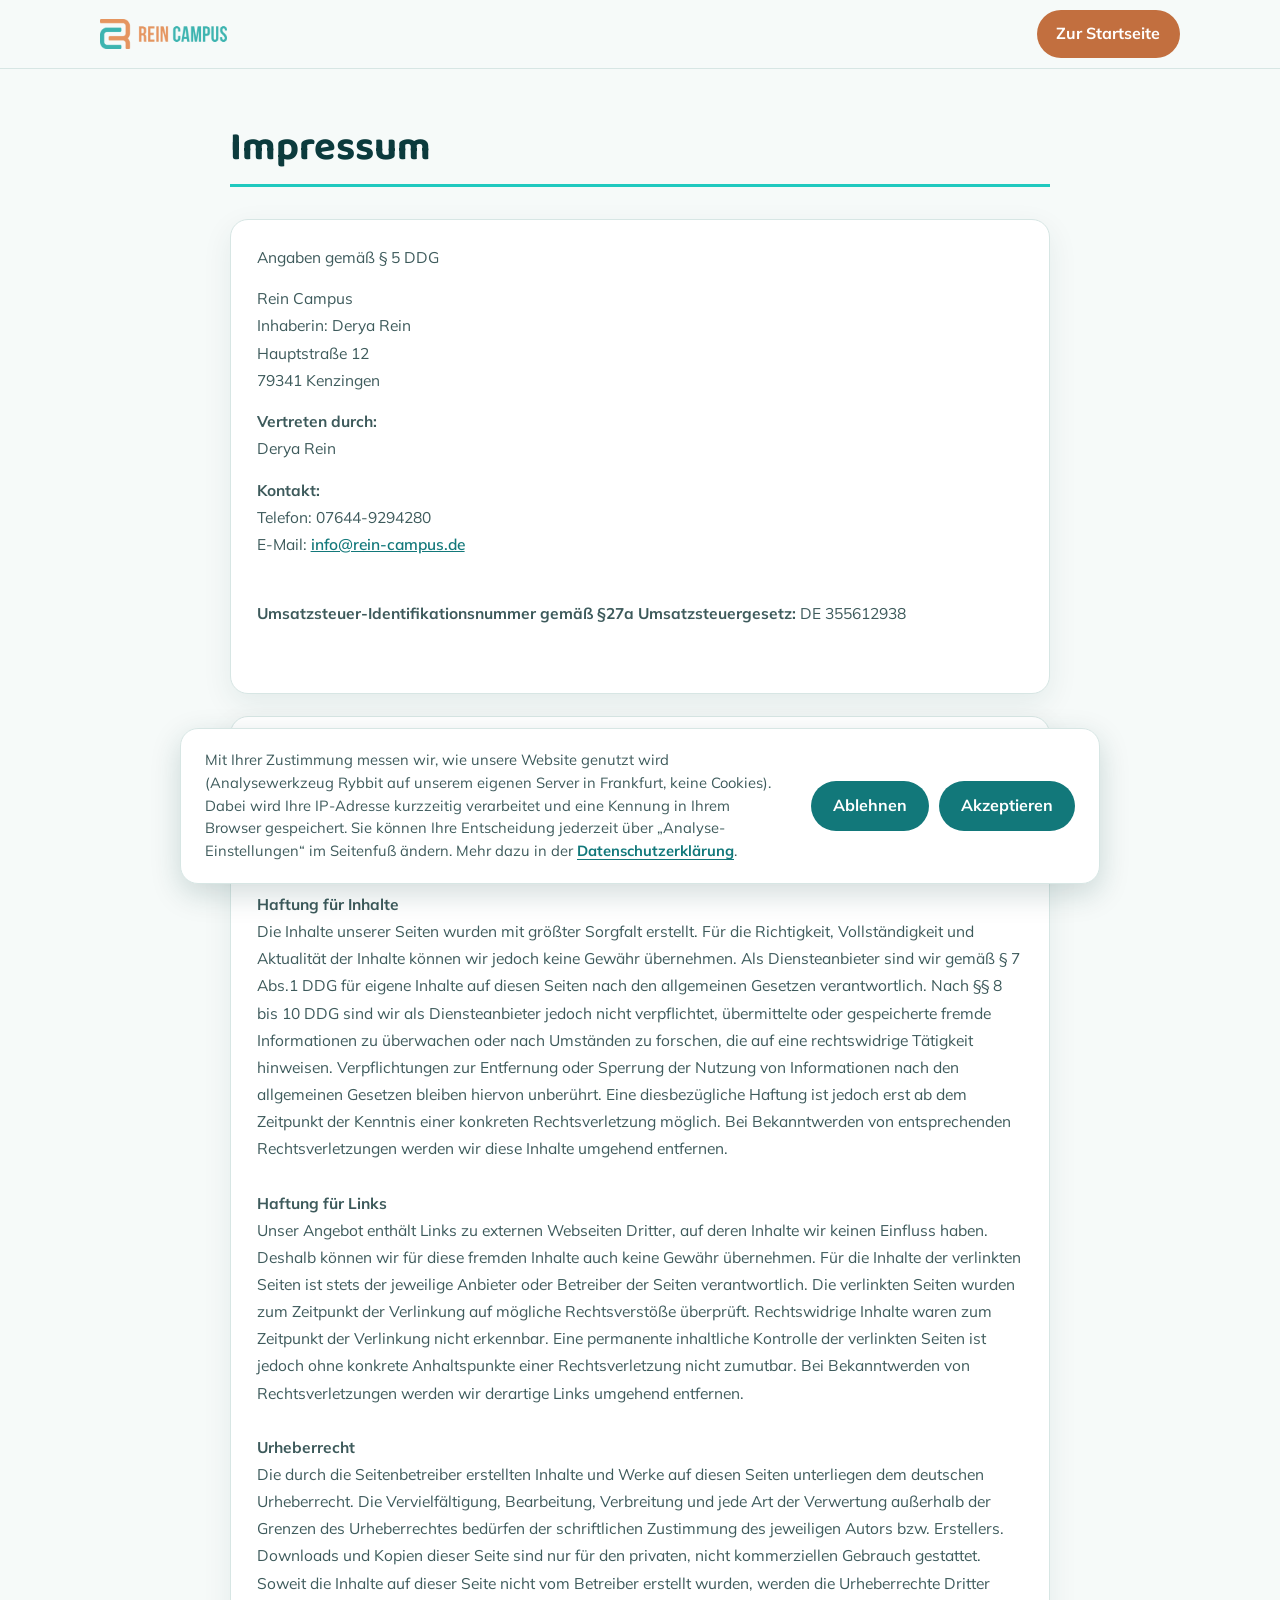
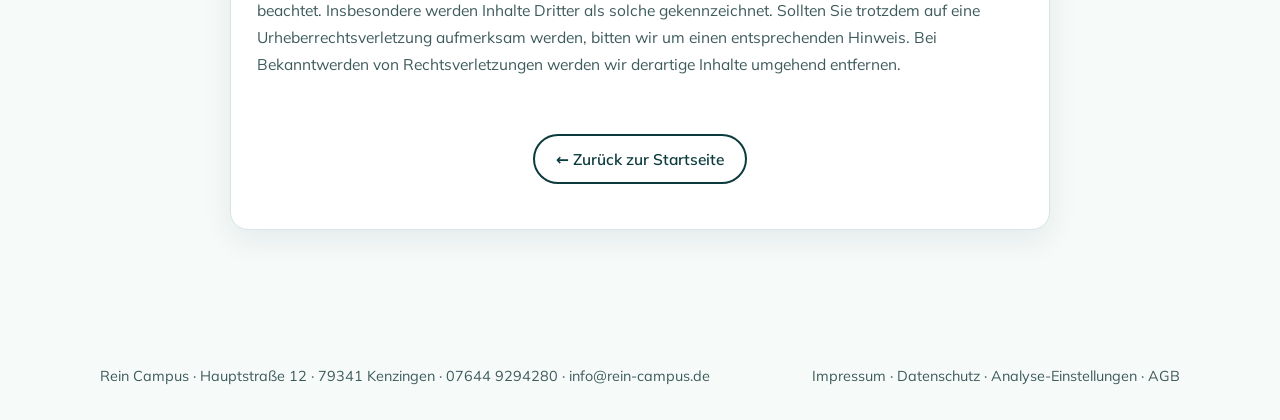
<file: legal/impressum.html>
<!DOCTYPE html>
<html lang="de">
<head>
    <meta charset="UTF-8">
    <meta name="viewport" content="width=device-width, initial-scale=1.0">
    <title>Impressum – Rein Campus</title>
    <link rel="canonical" href="https://hello-learn.de/legal/impressum.html">
    <link rel="icon" type="image/x-icon" href="../assets/favicon.ico">
    <link rel="stylesheet" href="../css/fonts.css">
    <link rel="stylesheet" href="../css/ki-kurse.css">
    <link rel="stylesheet" href="../css/legal-page.css">
    <link rel="stylesheet" href="../css/effects.css">
<link rel="stylesheet" href="../css/consent.css">
</head>
<body>
    <header>
        <div class="wrap nav">
            <a href="../index.html" aria-label="Rein Campus Startseite"><img src="../assets/reincampus-logo.png" alt="Rein Campus"></a>
            <nav class="nav-links" aria-label="Hauptnavigation"><a class="btn btn-primary" href="../index.html">Zur Startseite</a></nav>
        </div>
    </header>

    <main class="legal-notice-container">
        <h1>Impressum</h1>
        <div class="top-left-corner">
            <p>Angaben gemäß § 5 DDG</p> 
            <p>
                Rein Campus<br>
                Inhaberin: Derya Rein<br>  
                Hauptstraße 12<br> 
                79341 Kenzingen <br> 
            </p> 
            <p> 
                <strong>Vertreten durch:</strong><br>
                Derya Rein<br>
            </p> 
            <p>
                <strong>Kontakt:</strong> <br>
                Telefon: 07644-9294280<br>
                E-Mail: <a href="mailto:info@rein-campus.de">info@rein-campus.de</a></br>
            </p>
            <p>
                <br>
                <strong>Umsatzsteuer-Identifikationsnummer gemäß §27a Umsatzsteuergesetz:</strong> DE 355612938<br><br>
        </p>  
        </div> 
        <div class="top-left-corner">
            <p>
                <strong>Verbraucherstreitbeilegung / Universalschlichtungsstelle</strong>
                <br>Wir nehmen nicht an Streitbeilegungsverfahren vor einer Verbraucherschlichtungsstelle teil und sind dazu auch nicht verpflichtet.
            </p> 
            <p>
                <strong>Haftungsausschluss: </strong><br><br>
                <strong>Haftung für Inhalte</strong><br>
                Die Inhalte unserer Seiten wurden mit größter Sorgfalt erstellt. Für die Richtigkeit, Vollständigkeit und Aktualität der Inhalte können wir jedoch keine Gewähr übernehmen. 
                Als Diensteanbieter sind wir gemäß § 7 Abs.1 DDG für eigene Inhalte auf diesen Seiten nach den allgemeinen Gesetzen verantwortlich. Nach §§ 8 bis 10 DDG sind wir als 
                Diensteanbieter jedoch nicht verpflichtet, übermittelte oder gespeicherte fremde Informationen zu überwachen oder nach Umständen zu forschen, die auf eine rechtswidrige 
                Tätigkeit hinweisen. Verpflichtungen zur Entfernung oder Sperrung der Nutzung von Informationen nach den allgemeinen Gesetzen bleiben hiervon unberührt. Eine diesbezügliche 
                Haftung ist jedoch erst ab dem Zeitpunkt der Kenntnis einer konkreten Rechtsverletzung möglich. Bei Bekanntwerden von entsprechenden Rechtsverletzungen werden wir diese Inhalte 
                umgehend entfernen.
                <br><br>
                <strong>Haftung für Links</strong>
                <br>
                Unser Angebot enthält Links zu externen Webseiten Dritter, auf deren Inhalte wir keinen Einfluss haben. Deshalb können wir für diese fremden Inhalte auch keine Gewähr übernehmen. 
                Für die Inhalte der verlinkten Seiten ist stets der jeweilige Anbieter oder Betreiber der Seiten verantwortlich. Die verlinkten Seiten wurden zum Zeitpunkt der Verlinkung auf 
                mögliche Rechtsverstöße überprüft. Rechtswidrige Inhalte waren zum Zeitpunkt der Verlinkung nicht erkennbar. Eine permanente inhaltliche Kontrolle der verlinkten Seiten ist jedoch 
                ohne konkrete Anhaltspunkte einer Rechtsverletzung nicht zumutbar. Bei Bekanntwerden von Rechtsverletzungen werden wir derartige Links umgehend entfernen.
                <br><br>
                <strong>Urheberrecht</strong>
                <br>
                Die durch die Seitenbetreiber erstellten Inhalte und Werke auf diesen Seiten unterliegen dem deutschen Urheberrecht. Die Vervielfältigung, Bearbeitung, Verbreitung und jede Art 
                der Verwertung außerhalb der Grenzen des Urheberrechtes bedürfen der schriftlichen Zustimmung des jeweiligen Autors bzw. Erstellers. Downloads und Kopien dieser Seite sind nur 
                für den privaten, nicht kommerziellen Gebrauch gestattet. Soweit die Inhalte auf dieser Seite nicht vom Betreiber erstellt wurden, werden die Urheberrechte Dritter beachtet. 
                Insbesondere werden Inhalte Dritter als solche gekennzeichnet. Sollten Sie trotzdem auf eine Urheberrechtsverletzung aufmerksam werden, bitten wir um einen entsprechenden 
                Hinweis. Bei Bekanntwerden von Rechtsverletzungen werden wir derartige Inhalte umgehend entfernen.
            </p> 
            <br>
            <!-- <p>
                Impressum von <a href="https://websitewissen.com" rel="dofollow">WebsiteWissen.com</a>, 
                dem Ratgeber für <a href="https://websitewissen.com/wordpress-website-erstellen" rel="dofollow">WordPress-Websites</a>, 
                <a href="https://websitewissen.com/wordpress-hosting-vergleich" rel="dofollow">WordPress-Hosting</a> und 
                <a href="https://websitewissen.com/website-kosten" rel="dofollow">Website-Kosten</a> nach einem Muster von 
                <a href="https://www.kanzlei-hasselbach.de/" rel="dofollow">Kanzlei Hasselbach Rechtsanwälte</a>.
            </p> -->
            <p class="back-to-main-page">
                <a href="../index.html">← Zurück zur Startseite</a>
            </p>
        </div>
    </main>

    <footer>
        <div class="wrap">
            <span>Rein Campus · Hauptstraße 12 · 79341 Kenzingen · <a href="tel:+4976449294280">07644 9294280</a> · <a href="mailto:info@rein-campus.de">info@rein-campus.de</a></span>
            <span><a href="impressum.html">Impressum</a> · <a href="datenschutz.html">Datenschutz</a> · <button type="button" class="js-analytics-settings">Analyse-Einstellungen</button> · <a href="agb.html">AGB</a></span>
        </div>
    </footer>
<script src="../js/analytics-consent.js"></script>
</body>
</html>
</file>
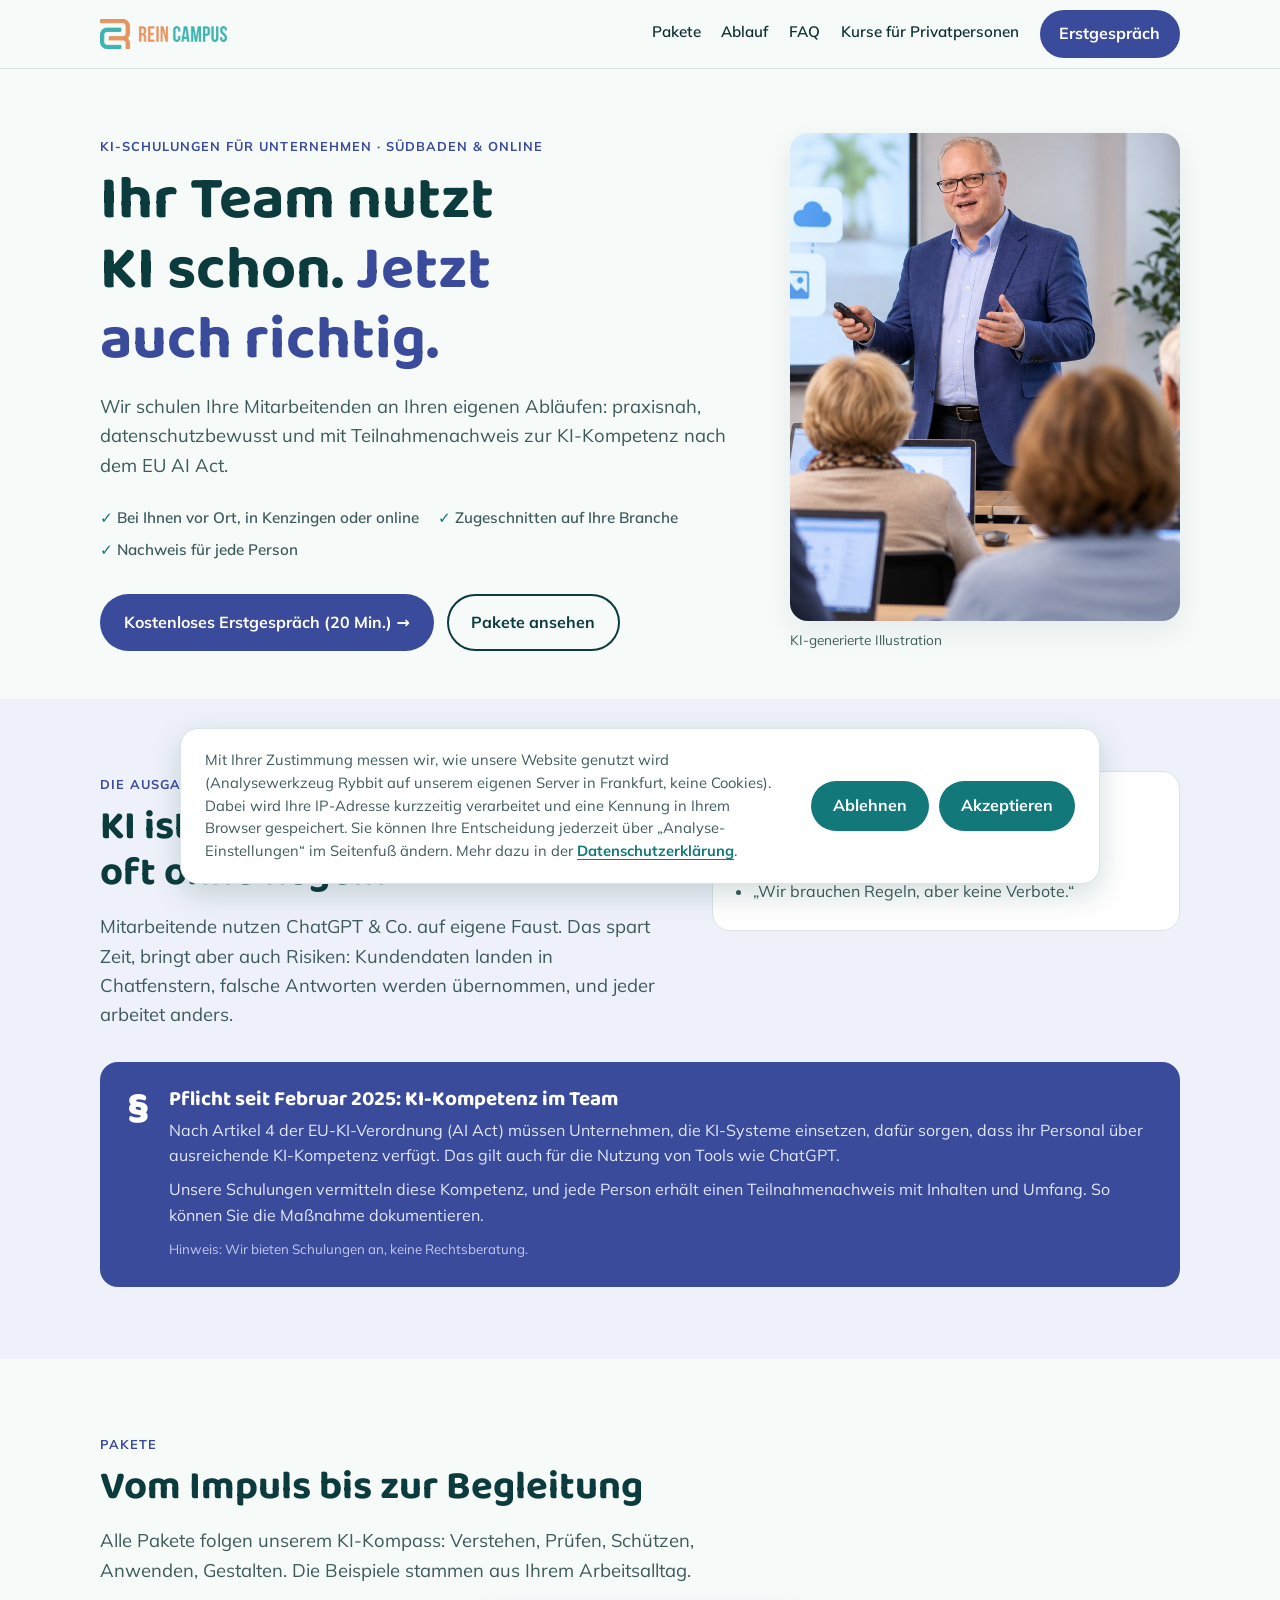
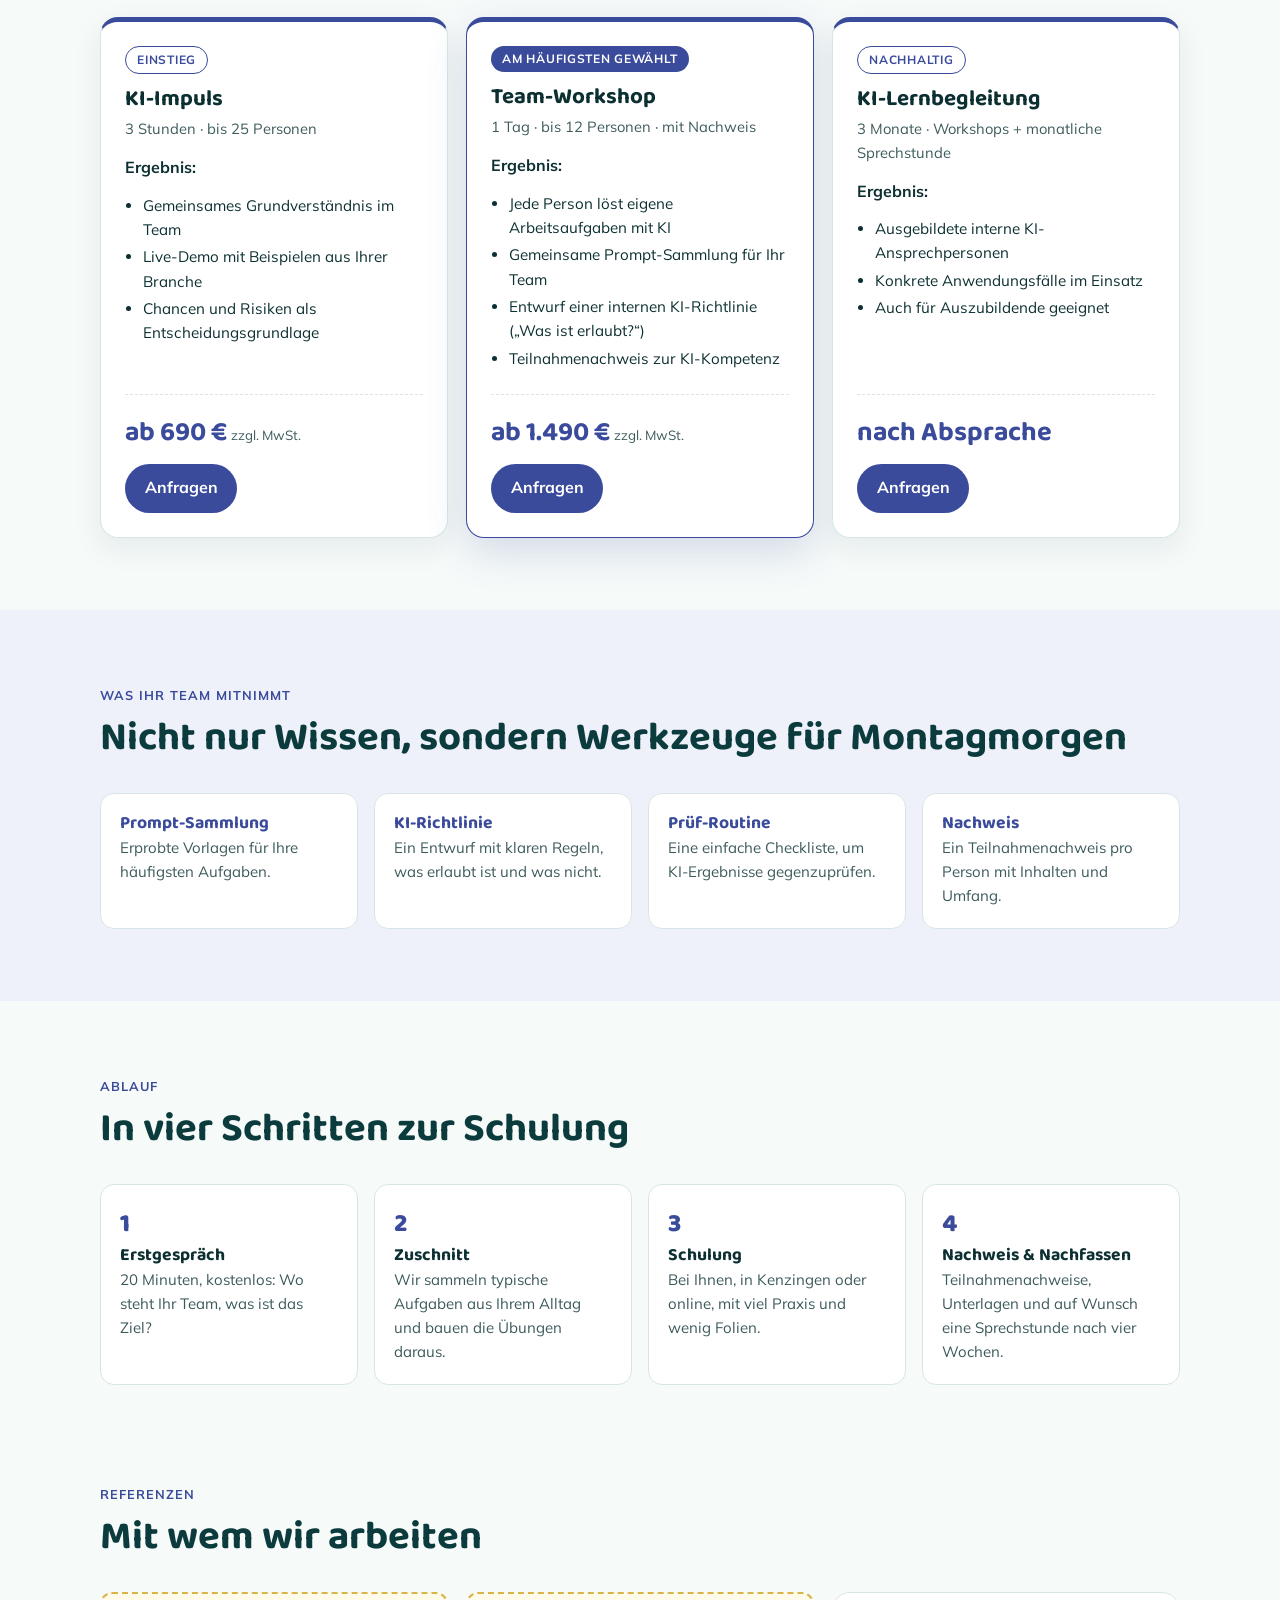
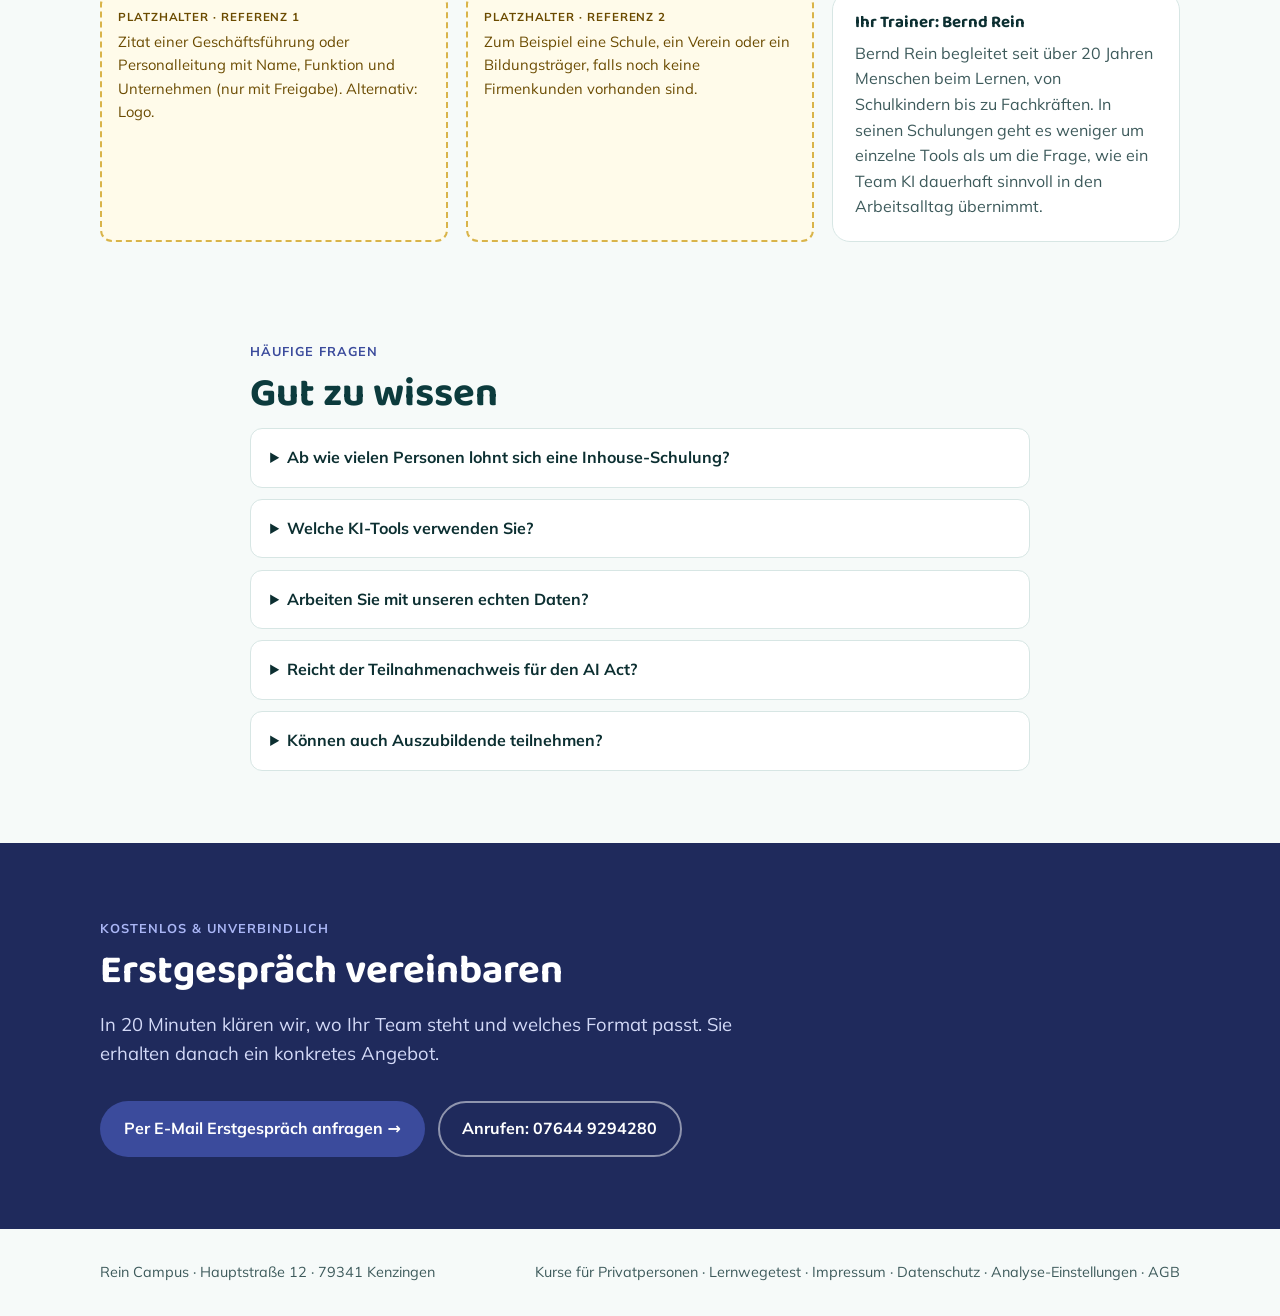
<file: pages/firmen.html>
<!DOCTYPE html>
<html lang="de">
<head>
<meta charset="UTF-8">
<meta name="viewport" content="width=device-width, initial-scale=1.0">
<meta http-equiv="Content-Security-Policy" content="default-src 'self'; script-src 'self' https://tracking.rein-campus.de; style-src 'self' 'unsafe-inline'; img-src 'self' data:; font-src 'self'; connect-src 'self' https://tracking.rein-campus.de; form-action 'self'; base-uri 'self'; object-src 'none'">
<meta name="referrer" content="strict-origin-when-cross-origin">
<link rel="icon" type="image/x-icon" href="../assets/favicon.ico">
<title>KI-Schulungen für Unternehmen | Rein Campus</title>
<meta name="description" content="Praxisnahe KI-Schulungen für Teams in Südbaden: an Ihren eigenen Abläufen, mit Teilnahmenachweis zur KI-Kompetenz nach Art. 4 EU AI Act. Rein Campus Kenzingen.">
<link rel="stylesheet" href="../css/fonts.css">
<link rel="stylesheet" href="../css/ki-kurse.css">
<link rel="stylesheet" href="../css/firmen-page.css">
<link rel="stylesheet" href="../css/effects.css">
<link rel="stylesheet" href="../css/consent.css">
</head>
<body>

<header>
  <div class="wrap nav">
    <a href="../index.html" aria-label="Rein Campus Startseite"><img src="../assets/reincampus-logo.png" alt="Rein Campus"></a>
    <nav class="nav-links" aria-label="Hauptnavigation">
      <a href="#pakete">Pakete</a>
      <a href="#ablauf">Ablauf</a>
      <a href="#faq">FAQ</a>
      <a href="../index.html">Kurse für Privatpersonen</a>
      <a class="btn btn-primary" href="#erstgespraech">Erstgespräch</a>
    </nav>
  </div>
</header>

<main>

  <!-- HERO -->
  <section class="hero">
    <div class="wrap">
      <div class="hero-grid">
        <div>
          <span class="eyebrow">KI-Schulungen für Unternehmen · Südbaden &amp; online</span>
          <h1>Ihr Team nutzt KI schon. <span>Jetzt auch richtig.</span></h1>
          <p class="lead">Wir schulen Ihre Mitarbeitenden an Ihren eigenen Abläufen: praxisnah, datenschutzbewusst und mit Teilnahmenachweis zur KI-Kompetenz nach dem EU AI Act.</p>
          <ul class="facts">
            <li>Bei Ihnen vor Ort, in Kenzingen oder online</li>
            <li>Zugeschnitten auf Ihre Branche</li>
            <li>Nachweis für jede Person</li>
          </ul>
          <div class="btn-row">
            <a class="btn btn-primary" href="#erstgespraech">Kostenloses Erstgespräch (20 Min.) →</a>
            <a class="btn btn-ghost" href="#pakete">Pakete ansehen</a>
          </div>
        </div>
        <figure class="hero-photo">
          <img src="../assets/kurs-illustration.jpg" width="760" height="950" alt="Illustration: Kursleiter erklärt vor einem Bildschirm, Teilnehmende arbeiten an Laptops">
          <figcaption>KI-generierte Illustration</figcaption>
        </figure>
      </div>
    </div>
  </section>

  <!-- AUSGANGSLAGE + AI ACT -->
  <section class="band">
    <div class="wrap">
      <div class="head">
        <div>
          <span class="eyebrow">Die Ausgangslage</span>
          <h2>KI ist längst im Unternehmen, oft ohne Regeln</h2>
          <p class="lead">Mitarbeitende nutzen ChatGPT &amp; Co. auf eigene Faust. Das spart Zeit, bringt aber auch Risiken: Kundendaten landen in Chatfenstern, falsche Antworten werden übernommen, und jeder arbeitet anders.</p>
        </div>
        <div class="box">
          <h3>Das hören wir von Geschäftsführungen</h3>
          <ul>
            <li>„Wir wissen nicht, wer was mit KI macht.“</li>
            <li>„Einige sind begeistert, andere blockieren.“</li>
            <li>„Wir brauchen Regeln, aber keine Verbote.“</li>
          </ul>
        </div>
      </div>
      <div class="aiact">
        <div class="big" aria-hidden="true">§</div>
        <div>
          <h3>Pflicht seit Februar 2025: KI-Kompetenz im Team</h3>
          <p>Nach Artikel 4 der EU-KI-Verordnung (AI Act) müssen Unternehmen, die KI-Systeme einsetzen, dafür sorgen, dass ihr Personal über ausreichende KI-Kompetenz verfügt. Das gilt auch für die Nutzung von Tools wie ChatGPT.</p>
          <p>Unsere Schulungen vermitteln diese Kompetenz, und jede Person erhält einen Teilnahmenachweis mit Inhalten und Umfang. So können Sie die Maßnahme dokumentieren.</p>
          <small>Hinweis: Wir bieten Schulungen an, keine Rechtsberatung.</small>
        </div>
      </div>
    </div>
  </section>

  <!-- PAKETE -->
  <section id="pakete">
    <div class="wrap">
      <span class="eyebrow">Pakete</span>
      <h2>Vom Impuls bis zur Begleitung</h2>
      <p class="lead">Alle Pakete folgen unserem KI-Kompass: Verstehen, Prüfen, Schützen, Anwenden, Gestalten. Die Beispiele stammen aus Ihrem Arbeitsalltag.</p>
      <div class="offers">
        <article class="offer">
          <span class="tag soft">Einstieg</span>
          <h3>KI-Impuls</h3>
          <p class="meta">3 Stunden · bis 25 Personen</p>
          <p class="outcome">Ergebnis:</p>
          <ul>
            <li>Gemeinsames Grundverständnis im Team</li>
            <li>Live-Demo mit Beispielen aus Ihrer Branche</li>
            <li>Chancen und Risiken als Entscheidungsgrundlage</li>
          </ul>
          <div class="price"><div><strong>ab 690 €</strong> <small>zzgl. MwSt.</small></div><a class="btn" href="#erstgespraech" data-interest="KI-Impuls">Anfragen</a></div>
        </article>
        <article class="offer featured">
          <span class="tag">Am häufigsten gewählt</span>
          <h3>Team-Workshop</h3>
          <p class="meta">1 Tag · bis 12 Personen · mit Nachweis</p>
          <p class="outcome">Ergebnis:</p>
          <ul>
            <li>Jede Person löst eigene Arbeitsaufgaben mit KI</li>
            <li>Gemeinsame Prompt-Sammlung für Ihr Team</li>
            <li>Entwurf einer internen KI-Richtlinie („Was ist erlaubt?“)</li>
            <li>Teilnahmenachweis zur KI-Kompetenz</li>
          </ul>
          <div class="price"><div><strong>ab 1.490 €</strong> <small>zzgl. MwSt.</small></div><a class="btn" href="#erstgespraech" data-interest="Team-Workshop">Anfragen</a></div>
        </article>
        <article class="offer">
          <span class="tag soft">Nachhaltig</span>
          <h3>KI-Lernbegleitung</h3>
          <p class="meta">3 Monate · Workshops + monatliche Sprechstunde</p>
          <p class="outcome">Ergebnis:</p>
          <ul>
            <li>Ausgebildete interne KI-Ansprechpersonen</li>
            <li>Konkrete Anwendungsfälle im Einsatz</li>
            <li>Auch für Auszubildende geeignet</li>
          </ul>
          <div class="price"><div><strong>nach Absprache</strong></div><a class="btn" href="#erstgespraech" data-interest="KI-Lernbegleitung">Anfragen</a></div>
        </article>
      </div>
    </div>
  </section>

  <!-- WAS IHR TEAM MITNIMMT -->
  <section class="band">
    <div class="wrap">
      <span class="eyebrow">Was Ihr Team mitnimmt</span>
      <h2>Nicht nur Wissen, sondern Werkzeuge für Montagmorgen</h2>
      <div class="gets">
        <div><h3>Prompt-Sammlung</h3><p>Erprobte Vorlagen für Ihre häufigsten Aufgaben.</p></div>
        <div><h3>KI-Richtlinie</h3><p>Ein Entwurf mit klaren Regeln, was erlaubt ist und was nicht.</p></div>
        <div><h3>Prüf-Routine</h3><p>Eine einfache Checkliste, um KI-Ergebnisse gegenzuprüfen.</p></div>
        <div><h3>Nachweis</h3><p>Ein Teilnahmenachweis pro Person mit Inhalten und Umfang.</p></div>
      </div>
    </div>
  </section>

  <!-- ABLAUF -->
  <section id="ablauf">
    <div class="wrap">
      <span class="eyebrow">Ablauf</span>
      <h2>In vier Schritten zur Schulung</h2>
      <div class="steps">
        <div><h3>Erstgespräch</h3><p>20 Minuten, kostenlos: Wo steht Ihr Team, was ist das Ziel?</p></div>
        <div><h3>Zuschnitt</h3><p>Wir sammeln typische Aufgaben aus Ihrem Alltag und bauen die Übungen daraus.</p></div>
        <div><h3>Schulung</h3><p>Bei Ihnen, in Kenzingen oder online, mit viel Praxis und wenig Folien.</p></div>
        <div><h3>Nachweis &amp; Nachfassen</h3><p>Teilnahmenachweise, Unterlagen und auf Wunsch eine Sprechstunde nach vier Wochen.</p></div>
      </div>
    </div>
  </section>

  <!-- REFERENZEN -->
  <section style="padding-top:24px;">
    <div class="wrap">
      <span class="eyebrow">Referenzen</span>
      <h2>Mit wem wir arbeiten</h2>
      <div class="refs">
        <div class="ph"><b>Platzhalter · Referenz 1</b>Zitat einer Geschäftsführung oder Personalleitung mit Name, Funktion und Unternehmen (nur mit Freigabe). Alternativ: Logo.</div>
        <div class="ph"><b>Platzhalter · Referenz 2</b>Zum Beispiel eine Schule, ein Verein oder ein Bildungsträger, falls noch keine Firmenkunden vorhanden sind.</div>
        <div class="box"><h3>Ihr Trainer: Bernd Rein</h3><p style="margin:0;color:var(--ink-soft);">Bernd Rein begleitet seit über 20 Jahren Menschen beim Lernen, von Schulkindern bis zu Fachkräften. In seinen Schulungen geht es weniger um einzelne Tools als um die Frage, wie ein Team KI dauerhaft sinnvoll in den Arbeitsalltag übernimmt.</p></div>
      </div>
    </div>
  </section>

  <!-- FAQ -->
  <section id="faq" style="padding-top:24px;">
    <div class="wrap narrow">
      <span class="eyebrow">Häufige Fragen</span>
      <h2>Gut zu wissen</h2>
      <details><summary>Ab wie vielen Personen lohnt sich eine Inhouse-Schulung?</summary><p>Ab etwa fünf Personen. Für kleinere Teams bieten wir gemeinsame Termine mit anderen Unternehmen an. Fragen Sie im Erstgespräch danach.</p></details>
      <details><summary>Welche KI-Tools verwenden Sie?</summary><p>Die Tools, die Ihr Team nutzt oder nutzen darf, z. B. ChatGPT, Microsoft Copilot, Claude oder Perplexity. Falls Sie noch keine Vorgaben haben, helfen wir bei der Auswahl.</p></details>
      <details><summary>Arbeiten Sie mit unseren echten Daten?</summary><p>Nein. Wir üben mit realistischen, aber anonymisierten Beispielen. Wie man im Alltag mit echten Daten umgeht, ist selbst Teil der Schulung.</p></details>
      <details><summary>Reicht der Teilnahmenachweis für den AI Act?</summary><p>Der Nachweis dokumentiert, welche Inhalte in welchem Umfang geschult wurden. Welche Maßnahmen in Ihrem Unternehmen insgesamt angemessen sind, hängt von Ihrem KI-Einsatz ab. Das besprechen wir im Erstgespräch; eine Rechtsberatung ersetzt es nicht.</p></details>
      <details><summary>Können auch Auszubildende teilnehmen?</summary><p>Ja. Für Azubi-Jahrgänge haben wir ein eigenes Format, das auf unserem KI-Führerschein für Jugendliche aufbaut.</p></details>
    </div>
  </section>

  <!-- ERSTGESPRÄCH -->
  <section class="contact" id="erstgespraech">
    <div class="wrap">
      <span class="eyebrow">Kostenlos &amp; unverbindlich</span>
      <h2>Erstgespräch vereinbaren</h2>
      <p class="lead">In 20 Minuten klären wir, wo Ihr Team steht und welches Format passt. Sie erhalten danach ein konkretes Angebot.</p>
      <div class="btn-row">
        <a class="btn btn-primary" href="mailto:info@rein-campus.de?subject=Erstgespr%C3%A4ch&amp;body=Guten%20Tag%2C%0A%0Aich%20m%C3%B6chte%20ein%20Erstgespr%C3%A4ch%20vereinbaren.%0A%0AUnternehmen%3A%20%0ATeamgr%C3%B6%C3%9Fe%3A%20%0AInteresse%3A%20">Per E-Mail Erstgespräch anfragen →</a>
        <a class="btn btn-ghost" href="tel:+4976449294280">Anrufen: 07644 9294280</a>
      </div>
    </div>
  </section>
</main>

<footer>
  <div class="wrap">
    <span>Rein Campus · Hauptstraße 12 · 79341 Kenzingen</span>
    <span><a href="../index.html">Kurse für Privatpersonen</a> · <a href="lernwegetest.html" target="_blank" rel="noopener">Lernwegetest</a> · <a href="../legal/impressum.html">Impressum</a> · <a href="../legal/datenschutz.html">Datenschutz</a> · <button type="button" class="js-analytics-settings">Analyse-Einstellungen</button> · <a href="../legal/agb.html">AGB</a></span>
  </div>
</footer>

<script type="module" src="../js/firmen-page.js"></script>
<script src="../js/analytics-consent.js"></script>
</body>
</html>
</file>
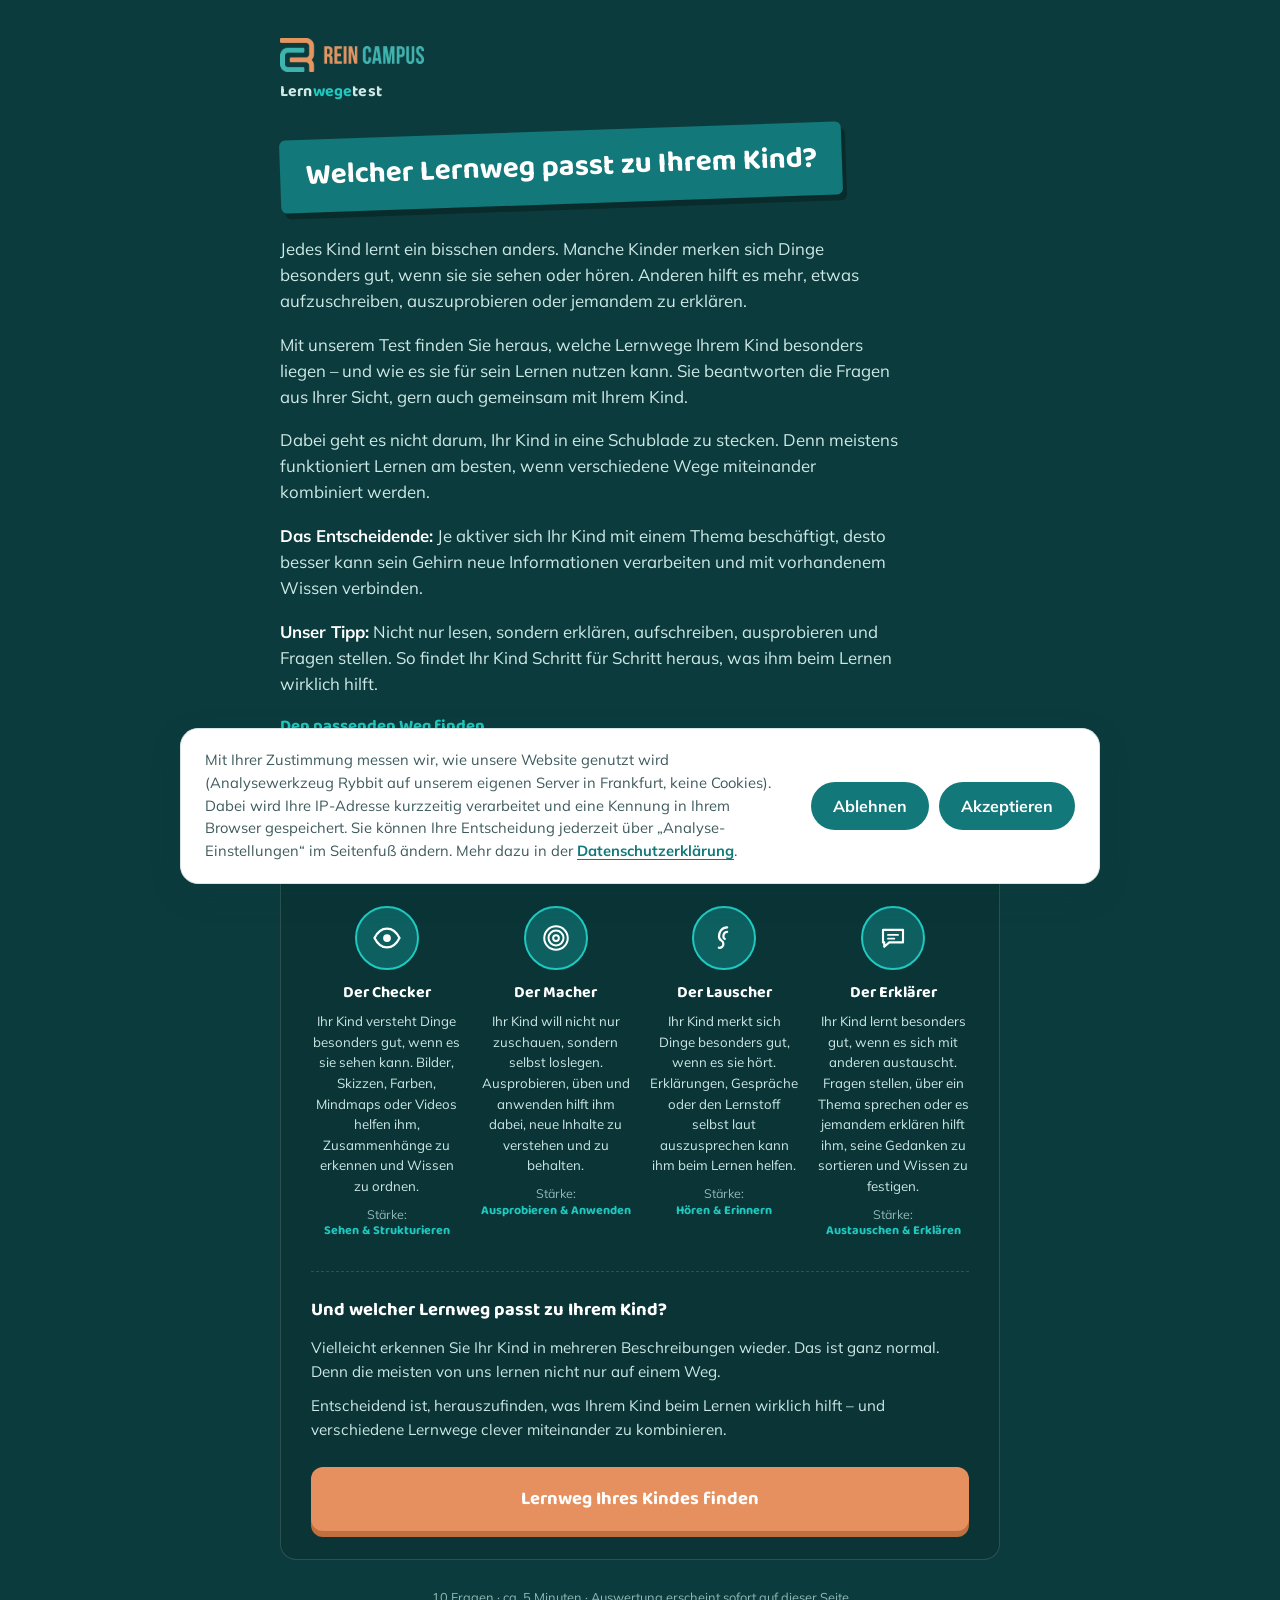
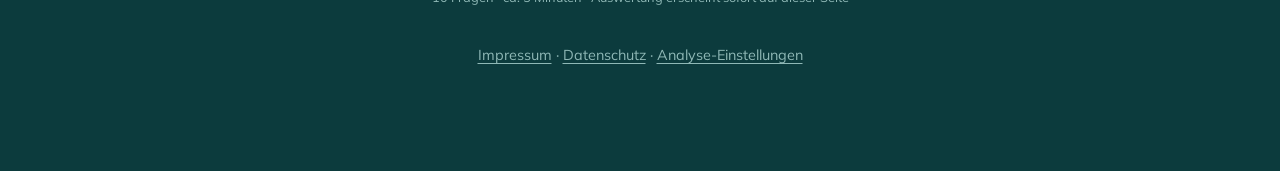
<file: pages/lernwegetest.html>
<!DOCTYPE html>
<html lang="de">
<head>
<meta charset="UTF-8">
<meta name="viewport" content="width=device-width, initial-scale=1.0">
<meta http-equiv="Content-Security-Policy" content="default-src 'self'; script-src 'self' https://tracking.rein-campus.de; style-src 'self' 'unsafe-inline'; img-src 'self' data:; font-src 'self'; connect-src 'self' https://tracking.rein-campus.de; form-action 'self'; base-uri 'self'; object-src 'none'">
<meta name="referrer" content="strict-origin-when-cross-origin">
<link rel="icon" type="image/x-icon" href="../assets/favicon.ico">
<title>Lernwegetest</title>
<meta name="description" content="Finden Sie in wenigen Minuten heraus, ob Ihr Kind Checker, Macher, Lauscher oder Erklärer ist – mit sofortiger Auswertung direkt auf der Seite.">
<link rel="stylesheet" href="../css/fonts.css">
<link rel="stylesheet" href="../css/lernwegetest-intro.css">
<link rel="stylesheet" href="../css/lernwegetest-quiz.css">
<link rel="stylesheet" href="../css/consent.css">
</head>
<body>
<div class="wrap">

  <div class="brand-header">
    <a class="rc-home-link" href="../index.html" aria-label="Zur Rein Campus Startseite">
      <img class="rc-logo" src="../assets/reincampus-logo.png" width="700" height="165" alt="Rein Campus">
    </a>
    <div class="brand">Lern<span>wege</span>test</div>
  </div>

  <!-- INTRO -->
  <section id="screen-intro">
    <div class="tag-banner">Welcher Lernweg passt zu Ihrem Kind?</div>

    <div class="intro-copy">
      <p>Jedes Kind lernt ein bisschen anders. Manche Kinder merken sich Dinge besonders gut, wenn sie sie sehen oder hören. Anderen hilft es mehr, etwas aufzuschreiben, auszuprobieren oder jemandem zu erklären.</p>
      <p>Mit unserem Test finden Sie heraus, welche Lernwege Ihrem Kind besonders liegen – und wie es sie für sein Lernen nutzen kann. Sie beantworten die Fragen aus Ihrer Sicht, gern auch gemeinsam mit Ihrem Kind.</p>
      <p>Dabei geht es nicht darum, Ihr Kind in eine Schublade zu stecken. Denn meistens funktioniert Lernen am besten, wenn verschiedene Wege miteinander kombiniert werden.</p>
      <p><strong>Das Entscheidende:</strong> Je aktiver sich Ihr Kind mit einem Thema beschäftigt, desto besser kann sein Gehirn neue Informationen verarbeiten und mit vorhandenem Wissen verbinden.</p>
      <p><strong>Unser Tipp:</strong> Nicht nur lesen, sondern erklären, aufschreiben, ausprobieren und Fragen stellen. So findet Ihr Kind Schritt für Schritt heraus, was ihm beim Lernen wirklich hilft.</p>
      <p class="intro-callout"><strong>Den passenden Weg finden.</strong><br>Verstehen, wie Ihr Kind lernt – und ihm das Lernen leichter machen.</p>
    </div>

    <div class="type-panel">
      <h2>Welcher Lernweg passt zu Ihrem Kind?</h2>
      <div class="type-grid" id="type-grid"></div>
      <div class="type-outro">
        <h3>Und welcher Lernweg passt zu Ihrem Kind?</h3>
        <p>Vielleicht erkennen Sie Ihr Kind in mehreren Beschreibungen wieder. Das ist ganz normal. Denn die meisten von uns lernen nicht nur auf einem Weg.</p>
        <p>Entscheidend ist, herauszufinden, was Ihrem Kind beim Lernen wirklich hilft – und verschiedene Lernwege clever miteinander zu kombinieren.</p>
      </div>
      <button class="cta" id="start-test" type="button">Lernweg Ihres Kindes finden</button>
    </div>
    <p class="fineprint">10 Fragen &middot; ca. 5 Minuten &middot; Auswertung erscheint sofort auf dieser Seite</p>
  </section>

  <!-- QUIZ -->
  <section id="screen-quiz">
    <div class="quiz-card">
      <div class="quiz-question">
        <div class="quiz-number" id="quiz-number">1</div>
        <p id="quiz-text"></p>
      </div>
      <div class="quiz-answers">
        <p class="answers-label">Markieren Sie die zutreffende Antwort</p>
        <div id="quiz-options"></div>
      </div>
    </div>
    <button class="quiz-next" id="btn-next" type="button" disabled>weiter <span aria-hidden="true">›</span></button>
    <button class="quiz-back" id="btn-back" type="button"><span aria-hidden="true">‹</span> eine Frage zurück</button>
    <div class="dots" id="dots"></div>
  </section>

  <!-- RESULTS -->
  <section id="screen-results">
    <div class="stack">
      <div class="result-hero">
        <p class="result-eyebrow">Ihre Auswertung</p>
        <div id="result-body"></div>
      </div>

      <div class="chart-card">
        <h3>Die Lernwege Ihres Kindes im Überblick</h3>
        <div id="bars"></div>
      </div>

      <div class="restart-row">
        <button class="ghost-restart" id="btn-restart" type="button">Test neu starten</button>
      </div>
    </div>
  </section>

  <footer class="quiz-footer">
    <a href="../legal/impressum.html">Impressum</a> · <a href="../legal/datenschutz.html">Datenschutz</a> · <button type="button" class="js-analytics-settings">Analyse-Einstellungen</button>
  </footer>

</div>

<script type="module" src="../js/quiz-page.js"></script>
<script src="../js/analytics-consent.js"></script>
</body>
</html>
</file>
<file: css/fonts.css>
/* Self-hosted fonts (latin, latin-ext) — Baloo 2, Mulish, IBM Plex Mono */
/* latin-ext */
@font-face {
  font-family: 'Baloo 2';
  font-style: normal;
  font-weight: 500 800;
  font-display: swap;
  src: url(../fonts/Baloo2/Baloo2-latin-ext.woff2) format('woff2');
  unicode-range: U+0100-02BA, U+02BD-02C5, U+02C7-02CC, U+02CE-02D7, U+02DD-02FF, U+0304, U+0308, U+0329, U+1D00-1DBF, U+1E00-1E9F, U+1EF2-1EFF, U+2020, U+20A0-20AB, U+20AD-20C0, U+2113, U+2C60-2C7F, U+A720-A7FF;
}

/* latin */
@font-face {
  font-family: 'Baloo 2';
  font-style: normal;
  font-weight: 500 800;
  font-display: swap;
  src: url(../fonts/Baloo2/Baloo2-latin.woff2) format('woff2');
  unicode-range: U+0000-00FF, U+0131, U+0152-0153, U+02BB-02BC, U+02C6, U+02DA, U+02DC, U+0304, U+0308, U+0329, U+2000-206F, U+20AC, U+2122, U+2191, U+2193, U+2212, U+2215, U+FEFF, U+FFFD;
}

/* latin-ext */
@font-face {
  font-family: 'IBM Plex Mono';
  font-style: normal;
  font-weight: 600;
  font-display: swap;
  src: url(../fonts/IBMPlexMono/IBMPlexMono-latin-ext.woff2) format('woff2');
  unicode-range: U+0100-02BA, U+02BD-02C5, U+02C7-02CC, U+02CE-02D7, U+02DD-02FF, U+0304, U+0308, U+0329, U+1D00-1DBF, U+1E00-1E9F, U+1EF2-1EFF, U+2020, U+20A0-20AB, U+20AD-20C0, U+2113, U+2C60-2C7F, U+A720-A7FF;
}

/* latin */
@font-face {
  font-family: 'IBM Plex Mono';
  font-style: normal;
  font-weight: 600;
  font-display: swap;
  src: url(../fonts/IBMPlexMono/IBMPlexMono-latin.woff2) format('woff2');
  unicode-range: U+0000-00FF, U+0131, U+0152-0153, U+02BB-02BC, U+02C6, U+02DA, U+02DC, U+0304, U+0308, U+0329, U+2000-206F, U+20AC, U+2122, U+2191, U+2193, U+2212, U+2215, U+FEFF, U+FFFD;
}

/* latin-ext */
@font-face {
  font-family: 'Mulish';
  font-style: italic;
  font-weight: 500;
  font-display: swap;
  src: url(../fonts/Mulish/Mulish-Italic-latin-ext.woff2) format('woff2');
  unicode-range: U+0100-02BA, U+02BD-02C5, U+02C7-02CC, U+02CE-02D7, U+02DD-02FF, U+0304, U+0308, U+0329, U+1D00-1DBF, U+1E00-1E9F, U+1EF2-1EFF, U+2020, U+20A0-20AB, U+20AD-20C0, U+2113, U+2C60-2C7F, U+A720-A7FF;
}

/* latin */
@font-face {
  font-family: 'Mulish';
  font-style: italic;
  font-weight: 500;
  font-display: swap;
  src: url(../fonts/Mulish/Mulish-Italic-latin.woff2) format('woff2');
  unicode-range: U+0000-00FF, U+0131, U+0152-0153, U+02BB-02BC, U+02C6, U+02DA, U+02DC, U+0304, U+0308, U+0329, U+2000-206F, U+20AC, U+2122, U+2191, U+2193, U+2212, U+2215, U+FEFF, U+FFFD;
}

/* latin-ext */
@font-face {
  font-family: 'Mulish';
  font-style: normal;
  font-weight: 400 700;
  font-display: swap;
  src: url(../fonts/Mulish/Mulish-latin-ext.woff2) format('woff2');
  unicode-range: U+0100-02BA, U+02BD-02C5, U+02C7-02CC, U+02CE-02D7, U+02DD-02FF, U+0304, U+0308, U+0329, U+1D00-1DBF, U+1E00-1E9F, U+1EF2-1EFF, U+2020, U+20A0-20AB, U+20AD-20C0, U+2113, U+2C60-2C7F, U+A720-A7FF;
}

/* latin */
@font-face {
  font-family: 'Mulish';
  font-style: normal;
  font-weight: 400 700;
  font-display: swap;
  src: url(../fonts/Mulish/Mulish-latin.woff2) format('woff2');
  unicode-range: U+0000-00FF, U+0131, U+0152-0153, U+02BB-02BC, U+02C6, U+02DA, U+02DC, U+0304, U+0308, U+0329, U+2000-206F, U+20AC, U+2122, U+2191, U+2193, U+2212, U+2215, U+FEFF, U+FFFD;
}
</file>
<file: css/ki-kurse.css>
/* Gemeinsame Styles für index.html und pages/firmen.html */
:root{
  --bg:#f6faf9;
  --surface:#ffffff;
  --ink:#0c2f31;
  --ink-soft:#3d5a5b;
  --line:#d7e6e4;
  --teal:#12787a;
  --teal-deep:#0c3b3d;
  --teal-pop:#1fc9bf;
  --orange:#e6905f;
  --orange-strong:#c26f3f;
  /* Zielgruppen-Akzente */
  --c-jugend:#d0176a;
  --c-beruf:#12787a;
  --c-senior:#b3622f;
  --c-firma:#3b4b9c;
  --c:var(--teal);
  --radius:18px;
  --shadow:0 10px 30px rgba(12,59,61,.08);
  --display:'Baloo 2',system-ui,sans-serif;
}
*{box-sizing:border-box;}
html{scroll-behavior:smooth;}
body{
  margin:0; background:var(--bg); color:var(--ink);
  font-family:'Mulish',system-ui,sans-serif; line-height:1.6;
  -webkit-font-smoothing:antialiased;
}
h1,h2,h3{font-family:var(--display); line-height:1.15; text-wrap:balance; margin:0;}
h2{font-size:clamp(1.8rem,4vw,2.5rem); color:var(--teal-deep);}
a{color:inherit;}
img{max-width:100%;}
.wrap{max-width:1120px; margin:0 auto; padding:0 20px;}
.narrow{max-width:820px;}
section{padding:72px 0;}
.eyebrow{
  display:inline-block; font-weight:700; font-size:.8rem; letter-spacing:.08em;
  text-transform:uppercase; color:var(--c); margin-bottom:.6rem;
}
.lead{font-size:1.15rem; color:var(--ink-soft); max-width:62ch; margin:1rem 0 0;}
.btn{
  display:inline-flex; align-items:center; gap:.4rem; text-decoration:none;
  font-weight:700; padding:.85rem 1.4rem; border-radius:999px; border:2px solid transparent;
  cursor:pointer; font-size:1rem; font-family:inherit;
}
.btn-primary{background:var(--orange-strong); color:#fff;}
.btn-primary:hover{background:#a95c30;}
.btn-ghost{border-color:currentColor; color:var(--teal-deep); background:transparent;}
.btn-row{display:flex; gap:.8rem; flex-wrap:wrap; margin-top:2rem;}
.btn:focus-visible,a:focus-visible,button:focus-visible,input:focus-visible,select:focus-visible,textarea:focus-visible{outline:3px solid var(--teal-pop); outline-offset:3px;}

/* Platzhalter */
.ph{
  border:2px dashed #d9b44a; background:#fffbea; color:#6b4b00;
  border-radius:12px; padding:.9rem 1rem; font-size:.92rem;
}
.ph b{display:block; font-size:.72rem; letter-spacing:.08em; text-transform:uppercase; margin-bottom:.2rem;}

/* Header */
header{position:sticky; top:0; z-index:20; background:rgba(246,250,249,.94); backdrop-filter:blur(8px); border-bottom:1px solid var(--line);}
.nav{display:flex; align-items:center; justify-content:space-between; gap:1rem; height:68px;}
.nav img{height:30px; width:auto; display:block;}
.nav-links{display:flex; gap:1.3rem; align-items:center; font-weight:600; font-size:.95rem;}
.nav-links a{text-decoration:none;}
.nav-links a:not(.btn):hover{color:var(--teal);}
.nav-links .btn{padding:.55rem 1.1rem;}
@media (max-width:900px){ .nav-links a:not(.btn){display:none;} }
/* Mid widths (901–1000px): compact links and CTA so the pill never wraps or dominates the header */
@media (min-width:901px) and (max-width:1000px){
  .nav-links{gap:.9rem; font-size:.9rem;}
  .nav-links .btn{padding:.45rem .95rem; font-size:.9rem; white-space:nowrap;}
}

/* Hero */
.hero{padding:64px 0 48px;}
.hero h1{font-size:clamp(2.2rem,5.5vw,3.8rem); color:var(--teal-deep); max-width:18ch;}
.hero h1 span{color:var(--orange-strong);}
.hero-grid{display:grid; grid-template-columns:1.25fr .75fr; gap:40px; align-items:center;}
@media (max-width:860px){ .hero-grid{grid-template-columns:1fr;} }
.facts{display:flex; flex-wrap:wrap; gap:.5rem 1.2rem; margin-top:1.6rem; padding:0; list-style:none; color:var(--ink-soft); font-weight:600; font-size:.95rem;}
.facts li::before{content:"✓ "; color:var(--teal); font-weight:800;}
.photo{aspect-ratio:4/5; display:flex; align-items:center; justify-content:center; text-align:center;}
.hero-photo{margin:0;}
.hero-photo img{display:block; width:100%; height:auto; aspect-ratio:4/5; object-fit:cover; border-radius:var(--radius); box-shadow:var(--shadow);}
.hero-photo figcaption{margin-top:.5rem; font-size:.85rem; color:var(--ink-soft);}

/* Zwei-Spalten-Kopf je Sektion */
.head{display:grid; grid-template-columns:1.1fr .9fr; gap:40px; align-items:start;}
@media (max-width:860px){ .head{grid-template-columns:1fr; gap:24px;} }
.box{background:var(--surface); border:1px solid var(--line); border-radius:var(--radius); padding:1.3rem 1.4rem;}
.box h3{font-size:1.05rem; margin-bottom:.5rem;}
.box ul{margin:0; padding-left:1.1rem; color:var(--ink-soft);}
.box li{margin:.25rem 0;}

/* Angebotskarten */
.offers{display:grid; grid-template-columns:repeat(auto-fit,minmax(280px,1fr)); gap:18px; margin-top:2rem;}
.offer{
  background:var(--surface); border:1px solid var(--line); border-top:5px solid var(--c);
  border-radius:var(--radius); padding:1.5rem; display:flex; flex-direction:column; box-shadow:var(--shadow);
}
.offer .tag{align-self:flex-start; font-size:.75rem; font-weight:700; text-transform:uppercase; letter-spacing:.06em; background:var(--c); color:#fff; border-radius:999px; padding:.2rem .7rem; margin-bottom:.8rem;}
.offer .tag.soft{background:transparent; color:var(--c); border:1.5px solid var(--c);}
.offer h3{font-size:1.4rem;}
.offer .meta{color:var(--ink-soft); font-size:.92rem; margin:.3rem 0 .9rem;}
.offer .sub{margin:.15rem 0 0; font-weight:700; color:var(--c);}
.offer .outcome{font-weight:700; margin:0 0 .6rem;}
.offer ul{margin:0 0 1.2rem; padding-left:1.1rem; font-size:.95rem;}
.offer li{margin:.2rem 0;}
.status{font-size:.88rem; color:var(--ink-soft); margin:0 0 .9rem;}
.status::before{content:"● "; color:var(--orange-strong);}
.price{margin-top:auto; display:flex; flex-wrap:wrap; align-items:center; justify-content:space-between; gap:.6rem 1rem; border-top:1px dashed var(--line); padding-top:1rem;}
.price strong{font-family:var(--display); font-size:1.7rem; color:var(--c);}
.price small{color:var(--ink-soft);}
.price .btn{padding:.6rem 1.1rem; background:var(--c); color:#fff;}
.note{margin-top:1.4rem; padding:1rem 1.2rem; border-left:4px solid var(--c); background:var(--surface); border-radius:8px; color:var(--ink-soft);}
.note strong{color:var(--ink);}

/* Stimmen */
.quotes{display:grid; grid-template-columns:repeat(3,1fr); gap:18px; margin-top:2rem;}
@media (max-width:860px){ .quotes{grid-template-columns:1fr;} }

/* Schritte */
.steps{display:grid; grid-template-columns:repeat(4,1fr); gap:16px; margin-top:2rem; counter-reset:s;}
@media (max-width:860px){ .steps{grid-template-columns:1fr 1fr;} }
@media (max-width:520px){ .steps{grid-template-columns:1fr;} }
.steps div{background:var(--surface); border:1px solid var(--line); border-radius:14px; padding:1.2rem;}
.steps div::before{counter-increment:s; content:counter(s); display:block; font-family:var(--display); font-weight:800; font-size:1.6rem; color:var(--c);}
.steps h3{font-size:1.1rem; margin-bottom:.2rem;}
.steps p{margin:0; color:var(--ink-soft); font-size:.94rem;}

/* FAQ */
details{background:var(--surface); border:1px solid var(--line); border-radius:12px; padding:1rem 1.2rem; margin-top:.7rem;}
summary{font-weight:700; cursor:pointer;}
details p{margin:.6rem 0 0; color:var(--ink-soft);}

/* Kontakt / Formular */
.contact{background:var(--teal-deep); color:#fff;}
.contact h2{color:#fff;}
.contact .eyebrow{color:var(--teal-pop);}
.contact .lead{color:#cfe9e7;}
form{
  display:flex; flex-wrap:wrap; gap:18px 16px; margin-top:2rem; max-width:760px;
  padding:clamp(1.1rem,3.5vw,2rem); border-radius:var(--radius);
  background:rgba(255,255,255,.05); border:1px solid rgba(255,255,255,.12);
  box-shadow:0 20px 50px rgba(0,0,0,.18);
}
form label{flex:1 1 calc(50% - 8px); display:flex; flex-direction:column; gap:.4rem; font-weight:700; font-size:.9rem; letter-spacing:.01em; color:#e6f5f3; min-width:0;}
form .full{flex-basis:100%;}
@media (max-width:640px){ form label{flex-basis:100%;} }
form :is(input,select,textarea){
  width:100%; min-width:0; min-height:48px; font:inherit; font-weight:500; padding:.75rem .95rem;
  border-radius:12px; border:1.5px solid rgba(255,255,255,.22); background:rgba(255,255,255,.07); color:#fff;
  transition:border-color .2s, background-color .2s, box-shadow .2s;
}
form :is(input,select,textarea):hover{border-color:rgba(255,255,255,.45);}
form :is(input,select,textarea):focus{outline:none; border-color:var(--teal-pop); background:rgba(255,255,255,.11); box-shadow:0 0 0 4px rgba(31,201,191,.3);}
form :is(input,select,textarea):user-invalid{border-color:#ff9a7a; box-shadow:0 0 0 3px rgba(255,154,122,.22);}
form input:-webkit-autofill{-webkit-text-fill-color:#fff; -webkit-box-shadow:0 0 0 100px #1d5052 inset; caret-color:#fff;}
form select{
  appearance:none; cursor:pointer; padding-right:2.8rem;
  background-image:url("data:image/svg+xml,%3Csvg xmlns='http://www.w3.org/2000/svg' viewBox='0 0 16 16' fill='none' stroke='%231fc9bf' stroke-width='2' stroke-linecap='round' stroke-linejoin='round'%3E%3Cpath d='M4 6l4 4 4-4'/%3E%3C/svg%3E");
  background-repeat:no-repeat; background-position:right .95rem center; background-size:16px;
}
form select option,form select optgroup{color:var(--ink); background:#fff;}
form textarea{min-height:120px; resize:vertical; line-height:1.5;}
/* Einwilligungs-Checkbox */
form .check{flex-direction:row; align-items:flex-start; gap:.75rem; font-weight:500; font-size:.88rem; line-height:1.5; color:#cfe9e7; cursor:pointer;}
form .check a{color:#fff; font-weight:700;}
form .check input{
  appearance:none; flex:none; width:22px; height:22px; min-height:0; padding:0; margin:.1rem 0 0;
  border-radius:6px; border-width:2px; border-color:rgba(255,255,255,.55); cursor:pointer;
}
form .check input:checked{
  background:var(--teal-pop) url("data:image/svg+xml,%3Csvg xmlns='http://www.w3.org/2000/svg' viewBox='0 0 16 16' fill='none' stroke='%230c3b3d' stroke-width='2.5' stroke-linecap='round' stroke-linejoin='round'%3E%3Cpath d='M3.5 8.5l3 3 6-7'/%3E%3C/svg%3E") center/14px no-repeat;
  border-color:var(--teal-pop);
}
form .btn{margin-top:.4rem;}
@media (max-width:480px){ form .btn{width:100%; justify-content:center;} }
.form-ok{display:none; margin:1rem 0 0; padding:.8rem 1rem; border-radius:12px; background:rgba(31,201,191,.14); border:1px solid rgba(31,201,191,.45); color:var(--teal-pop); font-weight:700;}
.form-ok::before{content:"✓ ";}
.form-ok.show{display:block;}
.direct{margin-top:1.4rem; color:#cfe9e7;}
.direct a{color:#fff; font-weight:700;}
.contact .btn-ghost{color:#fff; border-color:rgba(255,255,255,.5);}
@media (max-width:480px){ .contact .btn-row .btn{width:100%; justify-content:center;} }

footer{padding:2rem 0; font-size:.9rem; color:var(--ink-soft);}
footer .wrap{display:flex; flex-wrap:wrap; gap:.6rem 1.4rem; justify-content:space-between;}

/* Scrollbars: rounded teal thumb on the site's light track (Chromium/Safari via pseudo-elements, Firefox via scrollbar-color) */
::-webkit-scrollbar{width:12px; height:12px;}
::-webkit-scrollbar-track{background:var(--bg);}
::-webkit-scrollbar-thumb{
  background:linear-gradient(180deg,var(--teal-pop),var(--teal));
  border-radius:999px; border:3px solid var(--bg);
}
::-webkit-scrollbar-thumb:hover{background:linear-gradient(180deg,var(--teal),var(--teal-deep));}
::-webkit-scrollbar-corner{background:var(--bg);}
@supports not selector(::-webkit-scrollbar){
  html{scrollbar-width:thin; scrollbar-color:var(--teal) var(--bg);}
}
</file>
<file: css/kurse-page.css>
.aud-grid{display:grid; grid-template-columns:repeat(3,1fr); gap:16px; margin-top:2.6rem;}
@media (max-width:860px){ .aud-grid{grid-template-columns:1fr;} }
.aud{
  display:flex; flex-direction:column; gap:.35rem; text-decoration:none;
  background:var(--surface); border:1px solid var(--line); border-top:6px solid var(--c);
  border-radius:var(--radius); padding:1.3rem 1.2rem; box-shadow:var(--shadow); transition:transform .15s ease;
}
.aud:hover{transform:translateY(-3px);}
.aud h3{font-size:1.3rem; color:var(--c);}
.aud p{margin:0; color:var(--ink-soft); font-size:.95rem;}
.aud .more{margin-top:auto; padding-top:.5rem; font-weight:700; color:var(--c);}
.b2b-hint{margin-top:1.2rem; color:var(--ink-soft);}
.b2b-hint a{font-weight:700; color:var(--c-firma);}

.kompass{background:var(--teal-deep); color:#fff; --c:var(--teal-pop);}
.kompass h2{color:#fff;}
.kompass .lead{color:#cfe9e7;}
.pillars{display:grid; grid-template-columns:repeat(5,1fr); gap:14px; margin-top:2.2rem;}
@media (max-width:900px){ .pillars{grid-template-columns:1fr 1fr;} }
@media (max-width:520px){ .pillars{grid-template-columns:1fr;} }
.pillar{background:rgba(255,255,255,.06); border:1px solid rgba(255,255,255,.14); border-radius:14px; padding:1.1rem;}
.pillar .n{font-family:var(--display); font-weight:800; color:var(--teal-pop); font-size:1.5rem;}
.pillar h3{font-size:1.15rem; margin:.1rem 0 .3rem;}
.pillar p{margin:0; font-size:.92rem; color:#cfe9e7;}

.target{border-top:1px solid var(--line);}
#jugendliche{--c:var(--c-jugend);}
#berufstaetige{--c:var(--c-beruf);}
#senioren{--c:var(--c-senior); background:#fff8f2;}
#senioren .lead,#senioren .offer ul,#senioren .box ul{font-size:1.12rem;}
.aud.jugend{--c:var(--c-jugend);} .aud.beruf{--c:var(--c-beruf);} .aud.senior{--c:var(--c-senior);}

.about-grid{display:grid; grid-template-columns:.7fr 1.3fr; gap:40px; align-items:start;}
@media (max-width:860px){ .about-grid{grid-template-columns:1fr;} }
.about-grid .photo{aspect-ratio:1;}
.about p{color:var(--ink-soft);}
.quote{margin:0; background:var(--surface); border:1px solid var(--line); border-radius:var(--radius); padding:1.5rem 1.5rem 1.2rem; box-shadow:var(--shadow); display:flex; flex-direction:column;}
.quote blockquote{margin:0 0 1rem; font-size:1.08rem; line-height:1.55;}
.quote figcaption{margin-top:auto; font-weight:700; color:var(--c-jugend); font-size:.92rem;}
.portrait{margin:0;}
.portrait img{display:block; width:100%; height:auto; border-radius:var(--radius); box-shadow:var(--shadow);}
.portrait figcaption{margin-top:.5rem; font-size:.85rem; color:var(--ink-soft);}
.tools{display:flex; flex-wrap:wrap; gap:.5rem; margin-top:1.2rem;}
.tools span{background:var(--surface); border:1px solid var(--line); border-radius:999px; padding:.35rem .9rem; font-weight:600; font-size:.9rem;}

.finder{background:var(--surface); border:1px solid var(--line); border-radius:var(--radius); padding:2rem; box-shadow:var(--shadow);}
.q{margin-top:1.4rem;}
.q p{font-weight:700; margin:0 0 .6rem;}
.chips{display:flex; flex-wrap:wrap; gap:.5rem;}
.chip{border:1.5px solid var(--line); background:var(--bg); border-radius:999px; padding:.55rem 1rem; font:inherit; font-weight:600; cursor:pointer; color:var(--ink);}
.chip[aria-pressed="true"]{background:var(--teal); border-color:var(--teal); color:#fff;}
.result{margin-top:1.6rem; padding:1.2rem 1.4rem; border-radius:14px; background:#e8f7f5; display:none;}
.result.show{display:block;}
.result h3{font-size:1.3rem; color:var(--teal-deep);}
.result p{margin:.4rem 0 .9rem; color:var(--ink-soft);}
</file>
<file: css/effects.css>
/* Hover effects and animations, adopted from the Homepage project. Load after page CSS. */
:root{
  --spring:cubic-bezier(.34,1.56,.64,1);
  --ease-out:cubic-bezier(.2,.7,.3,1);
  --shadow-hover:0 20px 44px rgba(194,111,63,.28);
}

/* Buttons: lift, brightness and light sweep */
.btn{
  position:relative; overflow:hidden;
  transition:transform .3s var(--spring), box-shadow .3s var(--spring), filter .2s, background .2s, color .2s;
}
.btn:hover{transform:translateY(-2px) scale(1.03); box-shadow:var(--shadow-hover); filter:brightness(1.06);}
.btn:active{transform:translateY(0) scale(.99);}
.btn::after{
  content:""; position:absolute; top:0; left:-60%; width:40%; height:100%; pointer-events:none;
  background:linear-gradient(120deg,transparent,rgba(255,255,255,.5),transparent);
  transform:skewX(-20deg); transition:left .6s ease;
}
.btn:hover::after{left:130%;}

/* Logo with soft frame */
.nav a:has(> img){position:relative; display:inline-flex;}
.nav img{transition:transform .3s var(--spring);}
.nav img:hover{transform:translateY(-2px) scale(1.06);}
.nav a:has(> img)::before{
  content:""; position:absolute; inset:-8px -12px; border-radius:12px; border:1.5px solid var(--teal);
  opacity:0; transform:translateY(3px); pointer-events:none;
  transition:opacity .25s ease, transform .3s var(--spring);
}
.nav a:has(> img):hover::before{opacity:1; transform:translateY(0);}

/* Navigation and footer links: growing underline */
.nav-links a:not(.btn){position:relative; padding-bottom:3px; transition:color .2s;}
.nav-links a:not(.btn)::after{
  content:""; position:absolute; left:0; right:100%; bottom:-2px; height:2px;
  background:var(--orange); transition:right .3s var(--ease-out);
}
.nav-links a:not(.btn):hover::after{right:0;}
footer a{text-decoration:none; background:linear-gradient(currentColor,currentColor) 0 100%/0 1px no-repeat; transition:color .2s, background-size .25s;}
footer a:hover{color:var(--orange-strong); background-size:100% 1px;}

/* Cards: lift and shadow */
.aud,.offer,.quote,.pillar,.box,.steps div,.gets div,.finder,.top-left-corner{
  transition:transform .3s var(--spring), box-shadow .3s var(--spring), border-color .3s;
}
.aud:hover,.offer:hover,.quote:hover,.steps div:hover,.gets div:hover{
  transform:translateY(-5px) scale(1.02); box-shadow:var(--shadow-hover);
}
.pillar:hover{transform:translateY(-4px); background:rgba(255,255,255,.1); border-color:var(--teal-pop);}
.box:hover{border-color:var(--c,var(--teal)); box-shadow:var(--shadow);}
.aud .more{display:inline-block; transition:transform .3s var(--spring);}
.aud:hover .more{transform:translateX(4px);}
.chip{transition:transform .2s var(--spring), background .2s, border-color .2s, color .2s;}
.chip:hover{transform:translateY(-2px); border-color:var(--teal);}
.tools span{transition:transform .25s var(--spring), border-color .2s;}
.tools span:hover{transform:translateY(-2px); border-color:var(--teal);}
summary{transition:color .2s;}
details{transition:box-shadow .3s, border-color .3s;}
details:hover,details[open]{border-color:var(--teal); box-shadow:var(--shadow);}
summary:hover{color:var(--teal);}

/* Photos: soft zoom */
.hero-photo img,.portrait img{transition:transform .5s var(--ease-out);}
.hero-photo img:hover,.portrait img:hover{transform:scale(1.03);}

/* Headline entrance and scroll reveal (classes are added by js/reveal.js) */
@keyframes slam-in{0%{transform:scale(2) translateY(-100px); opacity:0;} 100%{transform:scale(1) translateY(0); opacity:1;}}
.hero h1{animation:slam-in .8s cubic-bezier(.2,.8,.2,1) both;}
.reveal,.reveal-group>*{opacity:0; transform:translateY(28px); transition:opacity .7s var(--ease-out), transform .7s var(--ease-out);}
.reveal.is-visible,.reveal-group.is-visible>*{opacity:1; transform:translateY(0);}
.reveal-group.is-visible>*:nth-child(2){transition-delay:.08s;}
.reveal-group.is-visible>*:nth-child(3){transition-delay:.16s;}
.reveal-group.is-visible>*:nth-child(4){transition-delay:.24s;}
.reveal-group.is-visible>*:nth-child(5){transition-delay:.32s;}

@media (hover:none){
  .aud:hover,.offer:hover,.quote:hover,.steps div:hover,.gets div:hover,.pillar:hover{transform:none;}
}
@media (prefers-reduced-motion:reduce){
  *,*::before,*::after{transition:none !important; animation:none !important;}
  .btn::after{display:none;}
}
</file>
<file: css/consent.css>
/* Analytics consent banner (js/analytics-consent.js). Self-contained: also used on pages without ki-kurse.css. */
.consent-banner {
  position: fixed;
  left: 16px;
  right: 16px;
  bottom: 16px;
  z-index: 1000;
  display: flex;
  flex-wrap: wrap;
  align-items: center;
  gap: 14px 24px;
  max-width: 920px;
  max-height: calc(100vh - 32px);
  overflow-y: auto;
  margin: 0 auto;
  padding: 20px 24px;
  border: 1px solid #d7e6e4;
  border-radius: 18px;
  background: #ffffff;
  box-shadow: 0 10px 30px rgba(12,59,61,.18);
  color: #0c2f31;
}

.consent-banner[hidden] {
  display: none;
}

.consent-banner-text {
  flex: 1 1 320px;
  margin: 0;
  color: #3d5a5b;
  font-size: 0.92rem;
  line-height: 1.55;
}

.consent-banner-text a {
  color: #12787a;
  font-weight: 700;
  text-decoration: underline;
  text-underline-offset: 3px;
}

.consent-banner-status {
  flex: 1 1 100%;
  margin: 0;
  color: #0c2f31;
  font-size: 0.85rem;
  font-weight: 700;
}

.consent-banner-actions {
  display: flex;
  flex-wrap: wrap;
  gap: 10px;
}

.consent-banner-actions button {
  flex: 1 1 auto;
  padding: 12px 22px;
  border: 0;
  border-radius: 999px;
  background: #12787a;
  color: #ffffff;
  font: inherit;
  font-weight: 700;
  cursor: pointer;
}

.consent-banner-actions button:hover {
  background: #0c3b3d;
}

@media (max-width: 480px) {
  .consent-banner {
    left: 8px;
    right: 8px;
    bottom: 8px;
    max-height: calc(100vh - 16px);
    padding: 16px;
  }
}

/* Footer button "Analyse-Einstellungen", styled like the footer links. */
footer button.js-analytics-settings {
  font: inherit;
  color: inherit;
  background: linear-gradient(currentColor, currentColor) 0 100% / 0 1px no-repeat;
  border: 0;
  padding: 0;
  cursor: pointer;
  transition: color .2s, background-size .25s;
}

footer button.js-analytics-settings:hover {
  color: #c26f3f;
  background-size: 100% 1px;
}

footer button.js-analytics-settings:focus-visible {
  outline: 2px solid #1fc9bf;
  outline-offset: 3px;
}
</file>
<file: css/legal-page.css>
/* Legal pages and 404: content styling on top of ki-kurse.css and fonts.css */
.legal-notice-container,
.privacy-policy-container,
.usage-right-container{
  width:100%; max-width:860px; margin:0 auto; padding:56px 20px 80px;
  overflow-wrap:anywhere; hyphens:auto;
}
.legal-notice-container h1,
.privacy-policy-container h1,
.usage-right-container h1{
  font-size:clamp(1.9rem,4vw,2.5rem); color:var(--teal-deep);
  border-bottom:3px solid var(--teal-pop); padding-bottom:.8rem; margin-bottom:2rem;
}
.legal-notice-container h2,
.privacy-policy-container h2,
.usage-right-container h2{font-size:1.3rem; color:var(--teal); margin:2rem 0 .6rem;}
.legal-notice-container h3,
.privacy-policy-container h3,
.usage-right-container h3{font-size:1.05rem; color:var(--teal-deep); margin:1.3rem 0 .4rem;}
.legal-notice-container p,
.privacy-policy-container p,
.usage-right-container p,
.legal-notice-container li,
.privacy-policy-container li,
.usage-right-container li{color:var(--ink-soft); font-size:.97rem; line-height:1.75;}
.legal-notice-container p,
.privacy-policy-container p,
.usage-right-container p{margin:0 0 .9rem;}
.legal-notice-container a,
.privacy-policy-container a,
.usage-right-container a{color:var(--teal); font-weight:600;}
.legal-notice-container a:hover,
.privacy-policy-container a:hover,
.usage-right-container a:hover{color:var(--teal-deep);}

/* Content blocks */
.top-left-corner{
  background:var(--surface); border:1px solid var(--line); border-radius:var(--radius);
  padding:1.5rem 1.6rem; margin-bottom:1.4rem; box-shadow:var(--shadow);
}
@media (max-width:520px){ .top-left-corner{padding:1.1rem 1rem;} }

/* Back link */
.back-to-main-page{display:flex; justify-content:center; padding:1rem 0 .4rem;}
.back-to-main-page a{
  border:2px solid var(--teal-deep); border-radius:999px; padding:.6rem 1.3rem;
  color:var(--teal-deep); text-decoration:none;
}
.back-to-main-page a:hover{background:var(--teal-deep); color:#fff; text-decoration:none;}
</file>
<file: css/firmen-page.css>
body{--c:var(--c-firma);}
.hero h1 span{color:var(--c-firma);}
.btn-primary{background:var(--c-firma);}
.btn-primary:hover{background:#2c3a80;}
.aiact{display:grid; grid-template-columns:auto 1fr; gap:1.2rem; align-items:start; background:var(--c-firma); color:#fff; border-radius:var(--radius); padding:1.6rem 1.7rem; margin-top:2rem;}
.aiact .big{font-family:var(--display); font-weight:800; font-size:2.6rem; line-height:1;}
.aiact h3{font-size:1.3rem; margin-bottom:.4rem;}
.aiact p{margin:0 0 .5rem; color:#e3e7fb;}
.aiact small{color:#c2c9f0;}
.band{background:#eef1fa;}
.gets{display:grid; grid-template-columns:repeat(4,1fr); gap:16px; margin-top:2rem;}
@media (max-width:860px){ .gets{grid-template-columns:1fr 1fr;} }
@media (max-width:520px){ .gets{grid-template-columns:1fr;} }
.gets div{background:var(--surface); border:1px solid var(--line); border-radius:14px; padding:1.2rem;}
.gets h3{font-size:1.1rem; color:var(--c-firma); margin-bottom:.2rem;}
.gets p{margin:0; color:var(--ink-soft); font-size:.94rem;}
.offer.featured{box-shadow:0 14px 40px rgba(59,75,156,.18); border-color:var(--c-firma);}
.refs{display:grid; grid-template-columns:repeat(3,1fr); gap:18px; margin-top:2rem;}
@media (max-width:860px){ .refs{grid-template-columns:1fr;} }
.contact{background:#1f2a5c;}
.contact .eyebrow{color:#aab6f5;}
.contact .lead,.direct{color:#d3d9f7;}
</file>
<file: css/lernwegetest-intro.css>
:root{
  --bg:#0c3b3d;
  --bg-2:#12787a;
  --bg-2-deep:#0d5f60;
  --panel-dark:#092d2e;
  --panel-dark-2:#0a3436;
  --ink:#ffffff;
  --ink-soft:#cfe9e7;
  --ink-mute:#8fb8b6;
  --accent-pink:#ee1d78;
  --accent-pink-strong:#c8135f;
  --accent-orange:#e6905f;
  --accent-orange-strong:#c26f3f;
  --rc-green:#38b2af;
  --teal-pop:#1fc9bf;
  --line:rgba(255,255,255,.14);
  --focus:#1fc9bf;
  --shadow-tag: 4px 6px 0 rgba(0,0,0,.28);
}

*{box-sizing:border-box;}
html,body{background:var(--bg);}
body{
  margin:0;
  color:var(--ink);
  font-family:'Mulish', system-ui, sans-serif;
  line-height:1.55;
  -webkit-font-smoothing:antialiased;
}
.wrap{
  max-width:760px;
  margin:0 auto;
  padding:2.4rem 1.25rem 4.5rem;
}
h1,h2,h3,.display{
  font-family:'Baloo 2', system-ui, sans-serif;
  text-wrap:balance;
}

.brand-header{margin-bottom:1.6rem;}
.rc-home-link{display:inline-flex;}
.rc-home-link:hover .rc-logo{transform:translateY(-2px) scale(1.04);}
.rc-home-link:focus-visible{outline:3px solid var(--focus); outline-offset:4px; border-radius:6px;}
.rc-logo{
  height:34px;
  width:auto;
  display:block;
  margin-bottom:.5rem;
  transition:transform .2s ease;
}
.brand{
  font-family:'Baloo 2', system-ui, sans-serif;
  font-weight:700;
  font-size:1rem;
  color:var(--ink-soft);
  letter-spacing:.01em;
}
.brand span{color:var(--teal-pop);}

/* ---- Intro ---- */
#screen-intro{display:block;}
.tag-banner{
  display:inline-block;
  background:var(--bg-2);
  color:var(--ink);
  font-family:'Baloo 2', system-ui, sans-serif;
  font-weight:700;
  font-size:clamp(1.3rem, 4vw, 1.85rem);
  padding:.85rem 1.6rem;
  border-radius:6px;
  transform:rotate(-2deg);
  box-shadow:var(--shadow-tag);
  margin:0 0 2rem;
}
.intro-copy p{
  color:var(--ink-soft);
  font-size:1.05rem;
  max-width:62ch;
  margin:0 0 1.1rem;
}
.intro-copy p:last-child{margin-bottom:0;}
.intro-copy strong{color:var(--ink); font-weight:700;}
.intro-copy .intro-callout{
  color:var(--ink);
  font-family:'Baloo 2', system-ui, sans-serif;
  font-weight:600;
  font-size:1.05rem;
}
.intro-callout strong{color:var(--teal-pop);}

.type-panel{
  background:var(--panel-dark-2);
  border:1px solid var(--line);
  border-radius:16px;
  padding:2rem 1.9rem 1.8rem;
  margin:2.2rem 0 1.7rem;
}
.type-panel h2{
  font-size:clamp(1.5rem,4vw,1.9rem);
  margin:0 0 1.5rem;
}
.type-grid{
  display:grid;
  grid-template-columns:repeat(4,1fr);
  gap:1.1rem;
  margin-bottom:1.9rem;
}
@media (max-width:640px){ .type-grid{grid-template-columns:repeat(2,1fr);} }
.type-item{text-align:center;}
.type-icon{
  width:64px; height:64px;
  margin:0 auto .7rem;
  border-radius:50%;
  background:var(--bg-2-deep);
  border:2px solid var(--teal-pop);
  display:flex; align-items:center; justify-content:center;
}
.type-item h3{
  font-size:1rem;
  margin:0 0 .35rem;
}
.type-item p{
  font-size:.83rem;
  color:var(--ink-soft);
  margin:0;
}
.type-item .type-strength{
  margin-top:.6rem;
  font-size:.78rem;
  line-height:1.4;
}
.type-item .type-strength .label{
  display:block;
  color:var(--ink-mute);
}
.type-item .type-strength .value{
  display:block;
  font-family:'Baloo 2', system-ui, sans-serif;
  font-weight:700;
  color:var(--teal-pop);
}

.type-outro{
  margin:0 0 1.6rem;
  padding-top:1.5rem;
  border-top:1px dashed var(--line);
}
.type-outro h3{
  font-size:1.15rem;
  margin:0 0 .7rem;
}
.type-outro p{
  color:var(--ink-soft);
  font-size:.95rem;
  margin:0 0 .7rem;
}
.type-outro p:last-child{margin-bottom:0;}

button.cta{
  display:block;
  width:100%;
  font-family:'Baloo 2', system-ui, sans-serif;
  font-weight:700;
  font-size:1.15rem;
  color:var(--ink);
  background:var(--accent-orange);
  border:none;
  border-radius:12px;
  padding:1.05rem 1.5rem;
  cursor:pointer;
  box-shadow:0 6px 0 var(--accent-orange-strong);
  transition:transform .12s ease, box-shadow .12s ease;
}
button.cta:hover{transform:translateY(2px); box-shadow:0 4px 0 var(--accent-orange-strong);}
button.cta:active{transform:translateY(6px); box-shadow:0 0 0 var(--accent-orange-strong);}
button.cta:focus-visible{outline:3px solid var(--focus); outline-offset:3px;}

.fineprint{
  font-size:.8rem;
  color:var(--ink-mute);
  text-align:center;
  margin-top:1rem;
}

/* Footer with analytics settings button (consent.css styles the button). */
.quiz-footer{padding:1.5rem 0 2rem; text-align:center; font-size:.9rem; color:var(--ink-mute);}
.quiz-footer a{color:inherit; text-decoration:underline; text-underline-offset:3px;}
.quiz-footer a:hover,.quiz-footer button:hover{color:var(--ink);}
.quiz-footer button{text-decoration:underline; text-underline-offset:3px;}
</file>
<file: css/lernwegetest-quiz.css>
/* ---- Quiz ---- */
#screen-quiz{display:none;}
.quiz-card{
  border-radius:16px;
  overflow:hidden;
  border:1px solid var(--line);
}
.quiz-question{
  background:var(--bg-2);
  display:flex;
  align-items:center;
  gap:1.4rem;
  padding:1.9rem 1.9rem;
}
.quiz-number{
  flex:none;
  width:64px; height:64px;
  border-radius:50%;
  background:var(--panel-dark);
  color:var(--ink);
  font-family:'Baloo 2', system-ui, sans-serif;
  font-weight:700;
  font-size:1.7rem;
  display:flex; align-items:center; justify-content:center;
}
.quiz-question p{
  margin:0;
  font-family:'Baloo 2', system-ui, sans-serif;
  font-weight:600;
  font-size:1.2rem;
  line-height:1.3;
}
.quiz-answers{
  background:var(--panel-dark);
  padding:1.7rem 1.9rem 1.9rem;
}
.answers-label{
  font-size:.85rem;
  color:var(--ink-mute);
  margin:0 0 1rem;
}
.option{
  display:flex;
  align-items:flex-start;
  gap:.7rem;
  padding:.6rem 0;
  cursor:pointer;
}
.option input{
  appearance:none;
  -webkit-appearance:none;
  width:20px; height:20px; flex:none;
  margin-top:.15rem;
  border-radius:50%;
  border:2px solid var(--ink-mute);
  background:transparent;
  display:grid; place-items:center;
  cursor:pointer;
}
.option input::after{
  content:"";
  width:10px; height:10px;
  border-radius:50%;
  background:var(--teal-pop);
  transform:scale(0);
  transition:transform .12s ease;
}
.option input:checked{border-color:var(--teal-pop);}
.option input:checked::after{transform:scale(1);}
.option input:focus-visible{outline:3px solid var(--focus); outline-offset:2px;}
.option p{margin:0; font-size:1rem; color:var(--ink);}

.quiz-next{
  margin-top:1.4rem;
  display:flex;
  align-items:center;
  justify-content:center;
  gap:.5rem;
  font-family:'Baloo 2', system-ui, sans-serif;
  font-weight:700;
  font-size:1.05rem;
  color:var(--ink);
  background:var(--accent-orange);
  border:none;
  border-radius:11px;
  padding:.85rem 2.2rem;
  cursor:pointer;
  margin-left:auto;
  margin-right:auto;
  width:max-content;
  box-shadow:0 5px 0 var(--accent-orange-strong);
  transition:transform .12s ease, box-shadow .12s ease, opacity .12s ease;
}
.quiz-next:disabled{opacity:.4; cursor:not-allowed;}
.quiz-next:not(:disabled):hover{transform:translateY(2px); box-shadow:0 3px 0 var(--accent-orange-strong);}
.quiz-next:focus-visible{outline:3px solid var(--focus); outline-offset:3px;}

.quiz-back{
  display:flex;
  align-items:center;
  gap:.4rem;
  margin:1.1rem auto 0;
  width:max-content;
  padding:.5rem 1.1rem;
  background:none;
  border:1.5px solid var(--line);
  border-radius:999px;
  color:var(--ink-soft);
  font-family:'Mulish', sans-serif;
  font-weight:600;
  font-size:.9rem;
  cursor:pointer;
  transition:color .2s ease, border-color .2s ease, background .2s ease, transform .2s ease;
}
.quiz-back span{font-size:1.2rem; line-height:1; transition:transform .2s ease;}
.quiz-back:not(:disabled):hover{color:var(--teal-pop); border-color:var(--teal-pop); background:rgba(31,201,191,.12); transform:translateY(-1px);}
.quiz-back:not(:disabled):hover span{transform:translateX(-3px);}
.quiz-back:focus-visible{outline:3px solid var(--focus); outline-offset:3px;}
.quiz-back:disabled{visibility:hidden;}

.dots{
  display:flex;
  justify-content:center;
  gap:.5rem;
  margin-top:1.5rem;
}
.dot{
  width:10px; height:10px;
  border-radius:50%;
  background:rgba(255,255,255,.25);
}
.dot.done{background:var(--ink-soft);}
.dot.active{background:var(--teal-pop); transform:scale(1.25);}

/* ---- Results ---- */
#screen-results{display:none;}
.stack{display:flex; flex-direction:column; gap:1.4rem;}
.result-hero{
  background:var(--panel-dark-2);
  border:1px solid var(--line);
  border-radius:16px;
  padding:2.1rem 1.9rem;
}
.result-eyebrow{
  font-size:.85rem;
  color:var(--teal-pop);
  font-weight:700;
  text-transform:uppercase;
  letter-spacing:.06em;
  margin:0 0 .5rem;
}
.result-title{
  font-size:clamp(1.5rem,4.5vw,1.9rem);
  margin:0 0 .3rem;
}
.result-title em{color:var(--teal-pop); font-style:normal;}
.result-name-row{
  display:flex;
  align-items:center;
  gap:1.2rem;
  margin-bottom:1.5rem;
}
@media (max-width:480px){ .result-name-row{flex-direction:column; align-items:flex-start; gap:.8rem;} }
.result-icon{
  flex:none;
  width:76px; height:76px;
  border-radius:50%;
  background:var(--bg-2-deep);
  border:3px solid var(--teal-pop);
  display:flex; align-items:center; justify-content:center;
}
.result-tagline{
  font-family:'Baloo 2', system-ui, sans-serif;
  font-weight:600;
  font-size:1.05rem;
  color:var(--teal-pop);
  margin:0;
}
.result-desc{color:var(--ink-soft); margin:0 0 1.6rem;}
.result-desc p{margin:0 0 1rem;}
.result-desc p:last-child{margin-bottom:0;}
.result-tips-heading{
  font-family:'Baloo 2', system-ui, sans-serif;
  font-weight:700;
  font-size:1.05rem;
  margin:0 0 .9rem;
}
.tips-list li strong{color:var(--ink);}
.result-important{
  color:var(--ink-soft);
  margin:0 0 1.5rem;
}
.result-important p{margin:0 0 .8rem;}
.result-important p:last-child{margin-bottom:0;}
.result-strength{
  color:var(--ink-mute);
  font-size:.9rem;
  margin:0;
  padding-top:1.2rem;
  border-top:1px dashed var(--line);
}
.result-strength strong{color:var(--ink);}

.chart-card{
  background:var(--panel-dark-2);
  border:1px solid var(--line);
  border-radius:16px;
  padding:1.8rem 1.9rem;
}
.chart-card h3{font-size:1.05rem; margin:0 0 1.15rem;}
.bar-row{margin-bottom:1.05rem; display:flex; align-items:center; gap:.8rem;}
.bar-row:last-child{margin-bottom:0;}
.bar-icon{
  width:34px; height:34px; flex:none;
  border-radius:50%;
  background:var(--bg-2-deep);
  display:flex; align-items:center; justify-content:center;
}
.bar-body{flex:1; min-width:0;}
.bar-label{
  display:flex; align-items:center;
  font-family:'Baloo 2', system-ui, sans-serif;
  font-weight:600;
  font-size:.9rem;
  margin-bottom:.3rem;
}
.bar-label .pct{
  margin-left:auto;
  font-family:'IBM Plex Mono', monospace;
  font-variant-numeric:tabular-nums;
  font-size:.85rem;
  color:var(--ink-mute);
}
.bar-track{
  height:11px;
  background:var(--panel-dark);
  border-radius:8px;
  overflow:hidden;
}
.bar-fill{
  height:100%;
  width:0%;
  border-radius:8px 4px 4px 8px;
  background:var(--teal-pop);
  transition:width .7s cubic-bezier(.2,.7,.3,1);
}
.bar-row.top .bar-fill{background:var(--accent-pink);}
.bar-row.top .bar-label{color:var(--accent-pink);}

.tips-list{margin:0 0 1.2rem; padding-left:1.2rem; color:var(--ink-soft);}
.tips-list li{margin-bottom:.55rem;}
.tips-list li:last-child{margin-bottom:0;}

.restart-row{display:flex; justify-content:center; margin-top:.2rem;}
button.ghost-restart{
  font-family:'Mulish', sans-serif;
  font-weight:700;
  font-size:.9rem;
  color:var(--ink-soft);
  background:none;
  border:1.5px solid var(--line);
  border-radius:10px;
  padding:.7rem 1.3rem;
  cursor:pointer;
}
button.ghost-restart:hover{border-color:var(--accent-orange); color:var(--ink);}
button.ghost-restart:focus-visible{outline:3px solid var(--focus); outline-offset:2px;}

@media (prefers-reduced-motion: reduce){
  .bar-fill, .quiz-next, button.cta, .quiz-back, .quiz-back span, .rc-logo{transition:none;}
}
</file>
